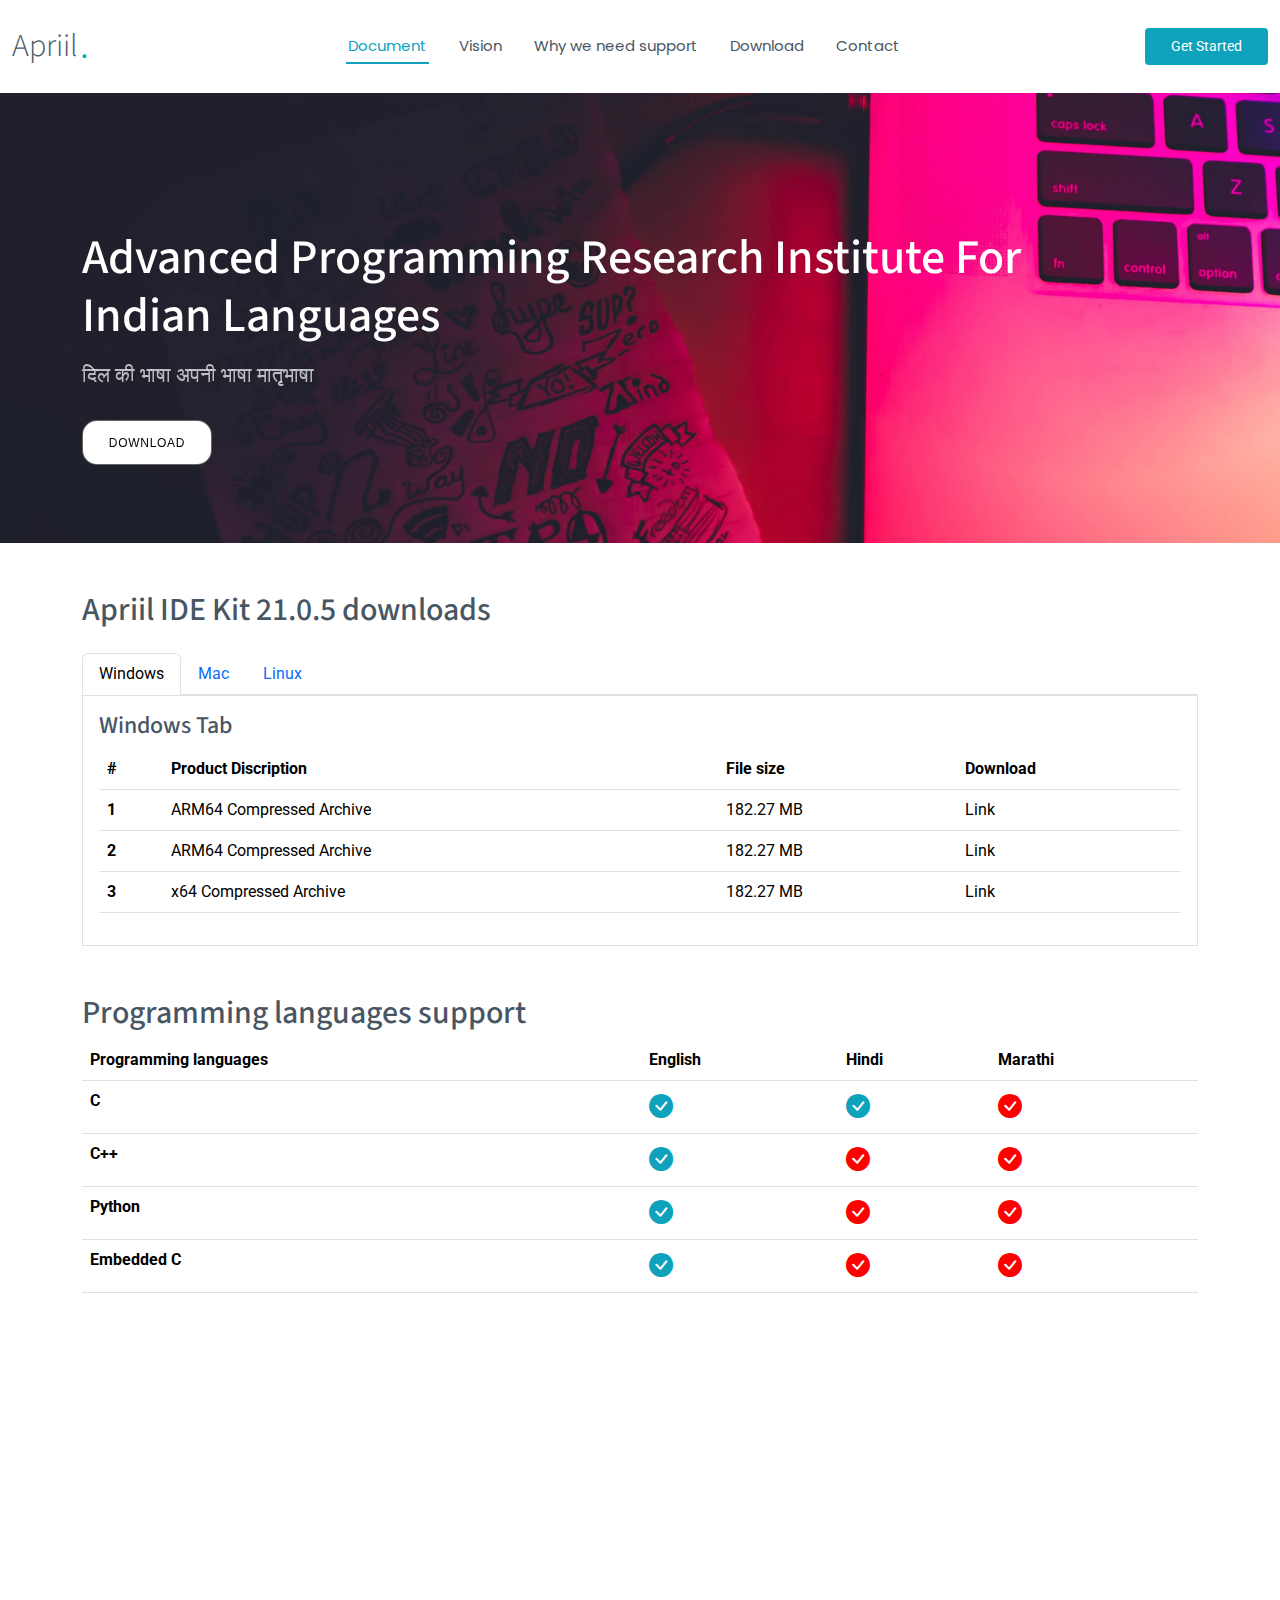
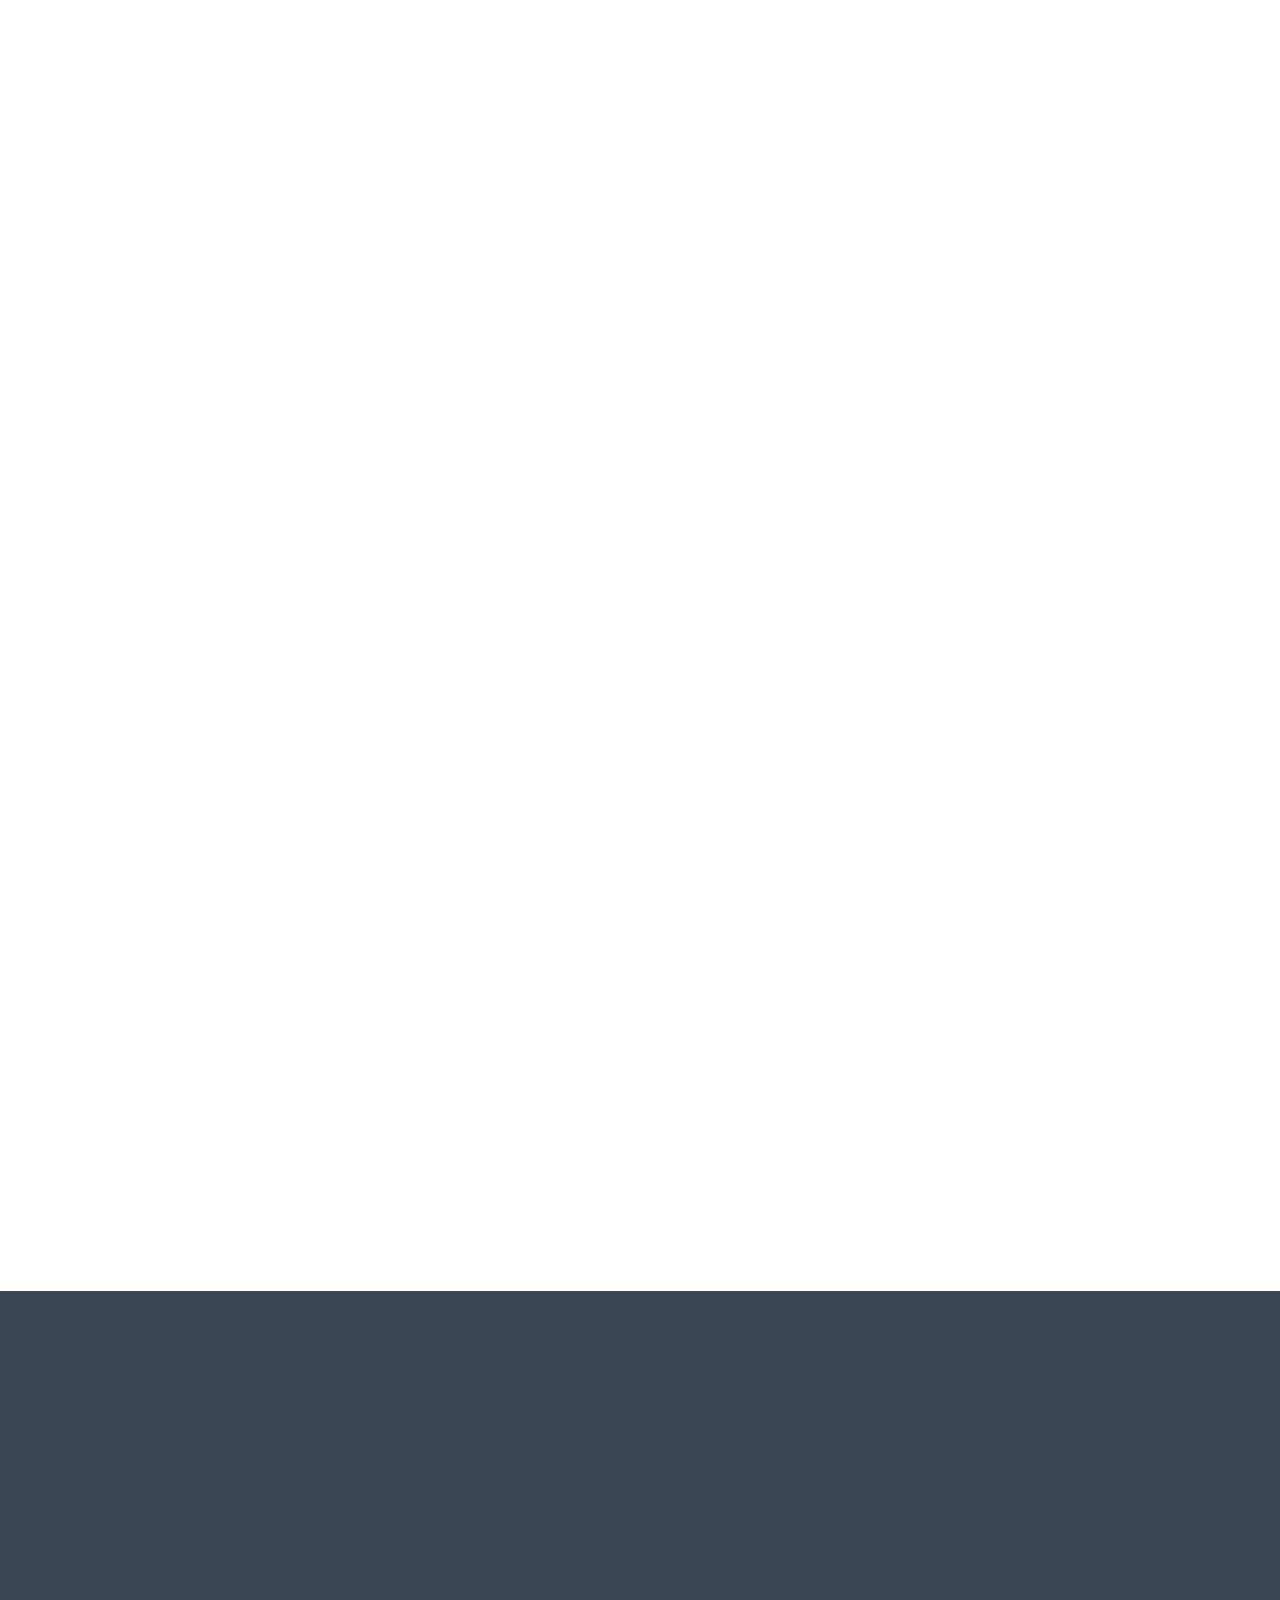
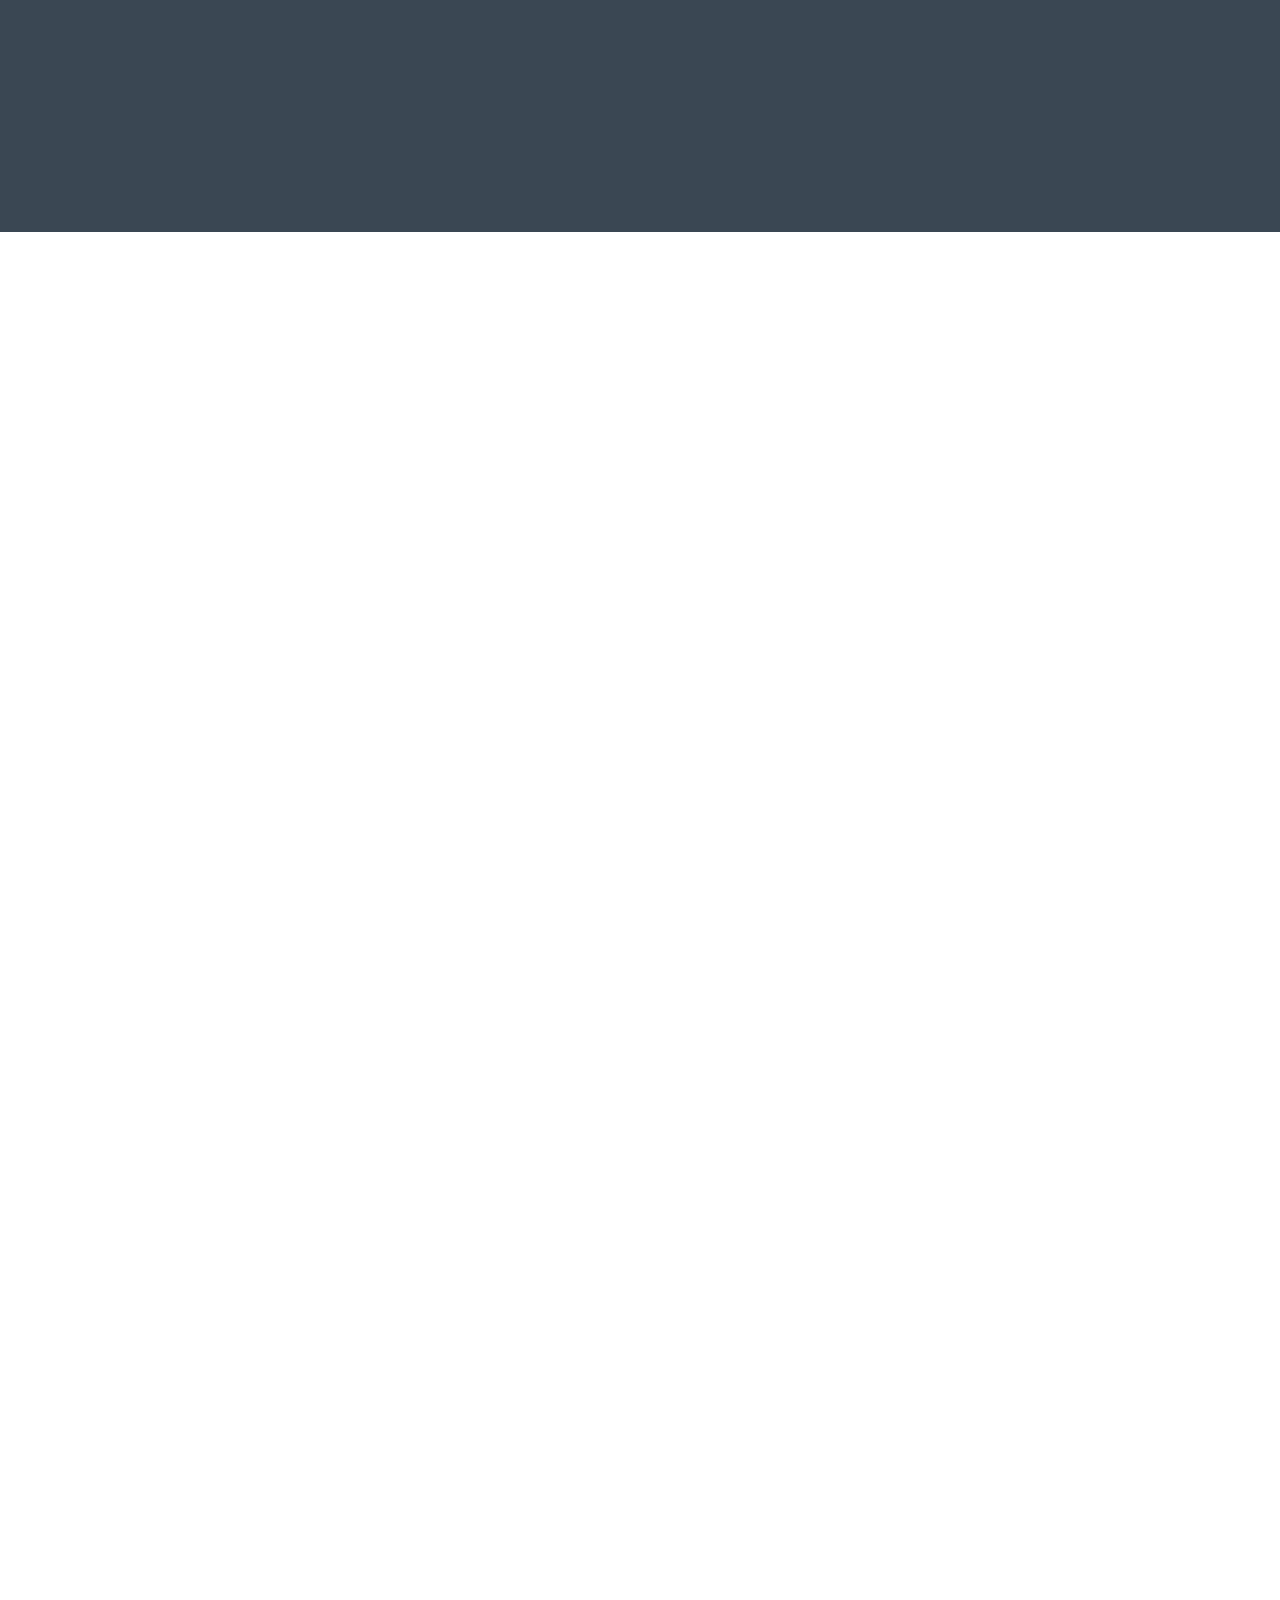
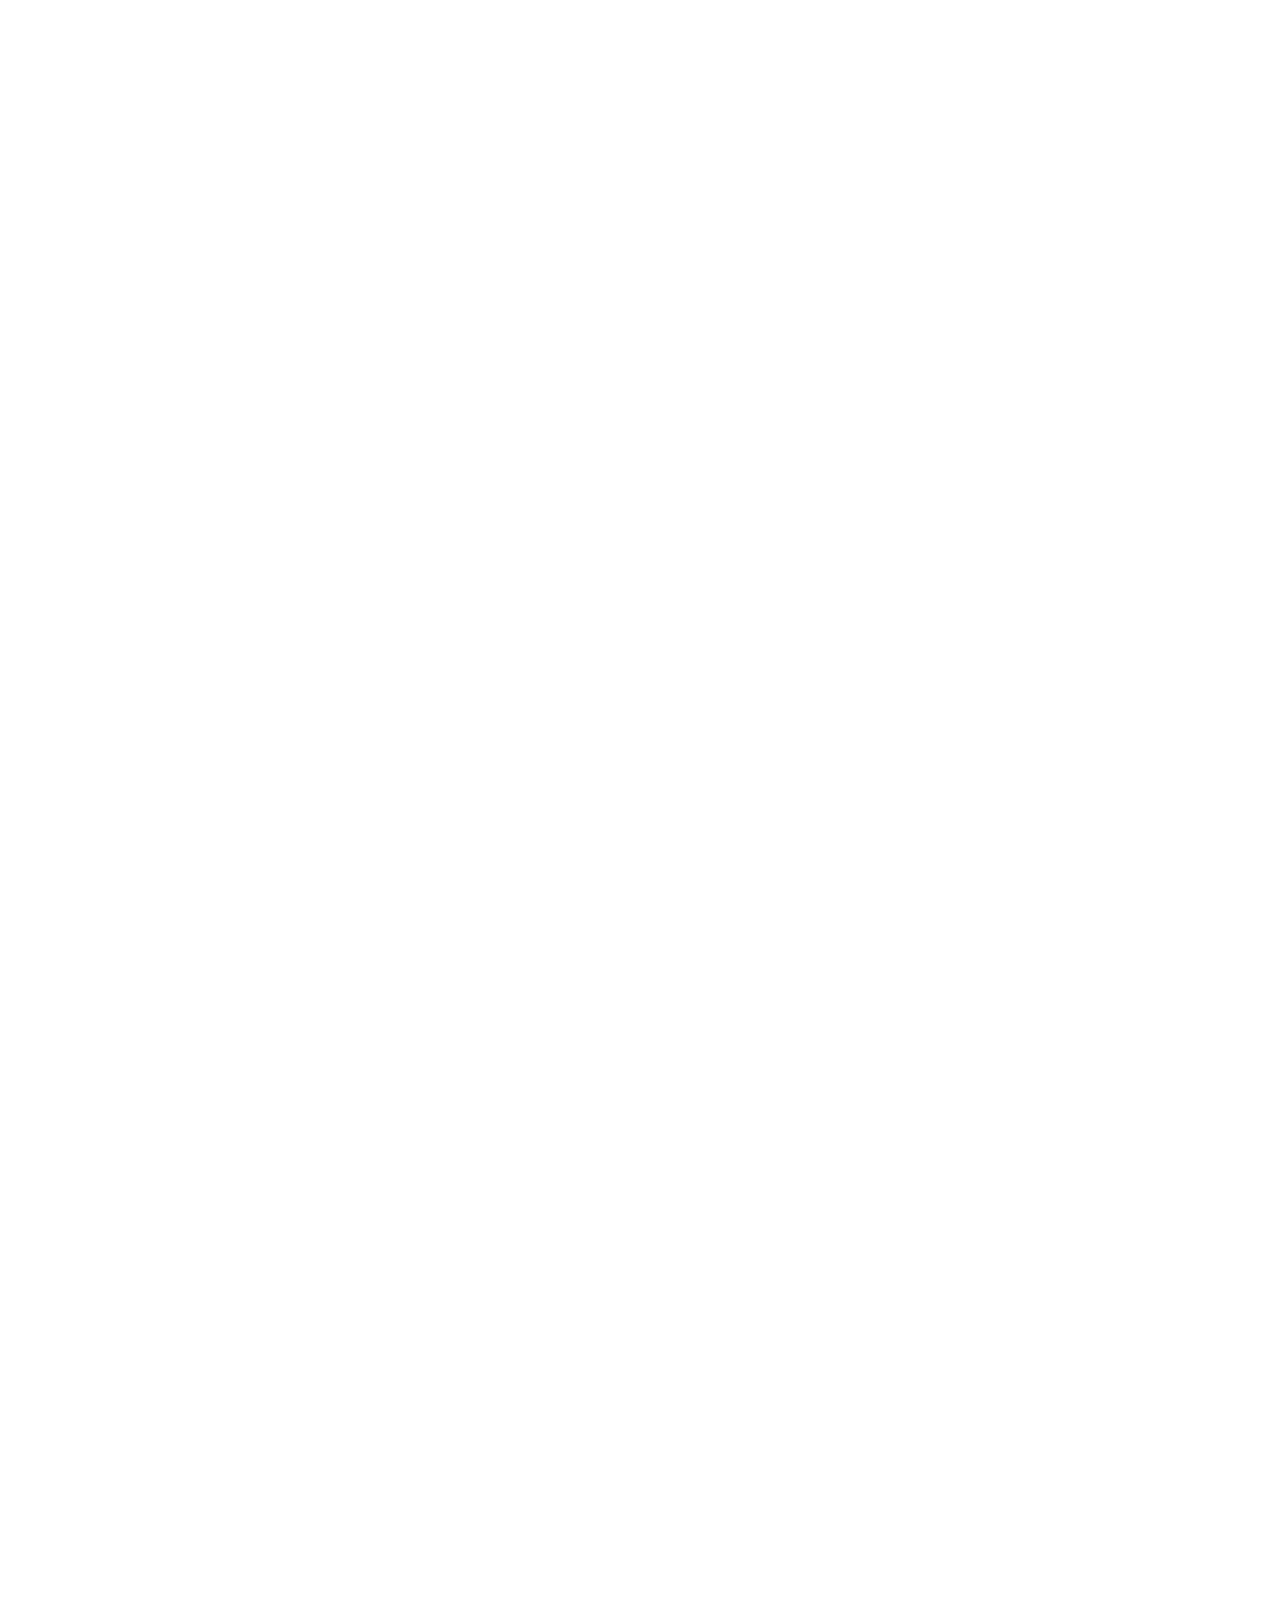
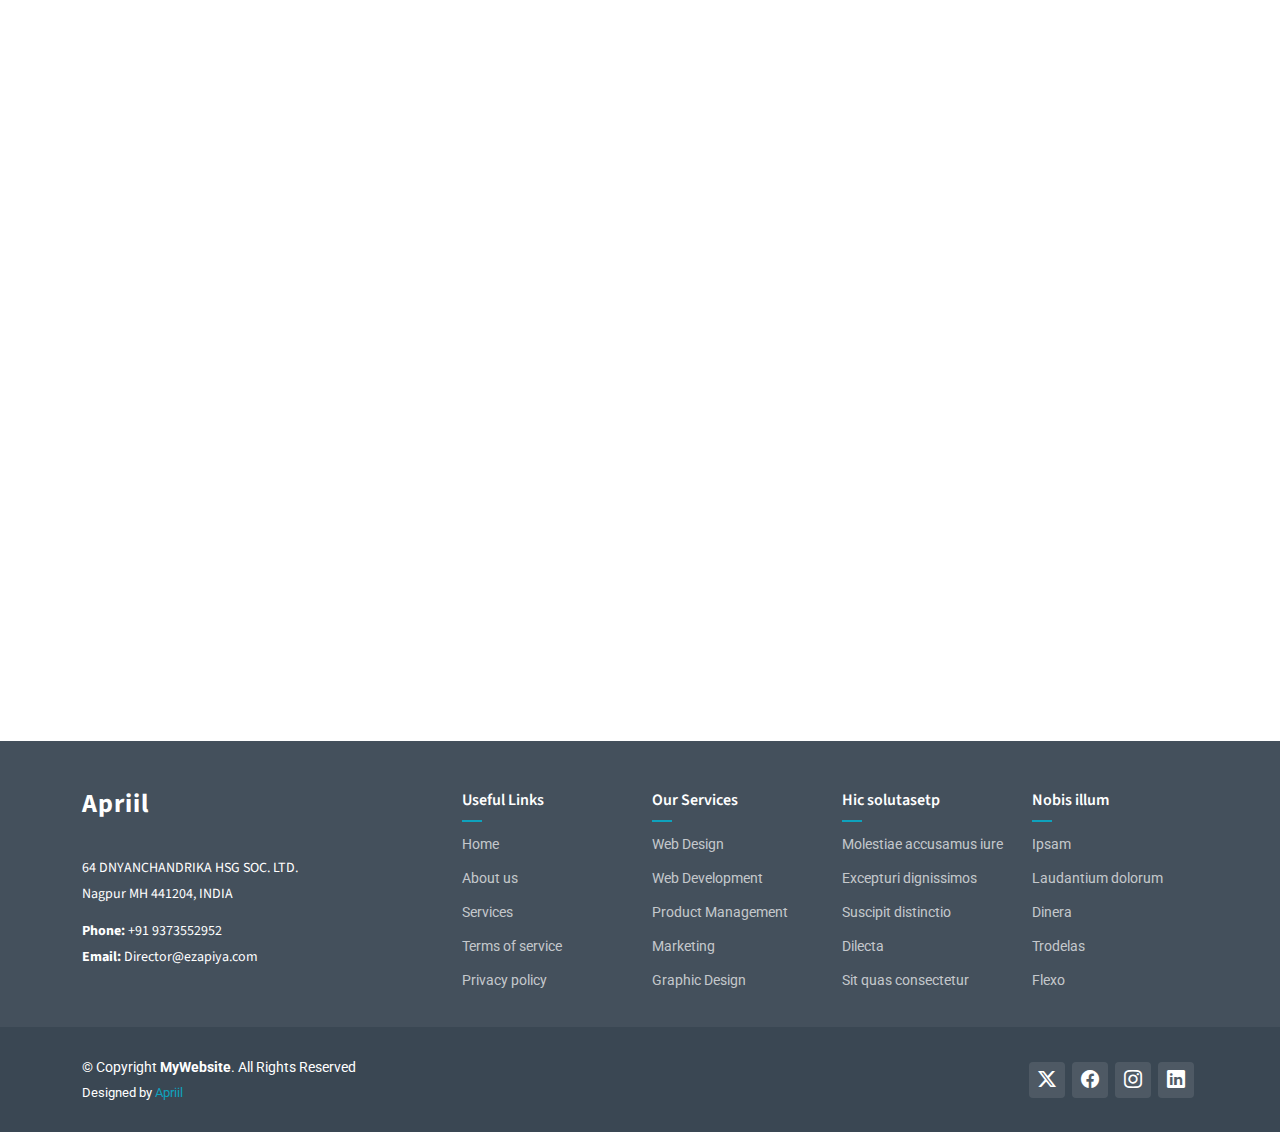
<file: index.html>
<!DOCTYPE html>
<html lang="en">

<head>
  <meta charset="utf-8">
  <meta content="width=device-width, initial-scale=1.0" name="viewport">
  <title>Apriil</title>
  <meta name="description" content="">
  <meta name="keywords" content="">

  <!-- Favicons -->
  <link href="assets/img/logo.jpg" rel="icon">
  <link href="assets/img/logo.png" rel="apple-touch-icon">

  <!-- Fonts -->
  <link href="https://fonts.googleapis.com" rel="preconnect">
  <link href="https://fonts.gstatic.com" rel="preconnect" crossorigin>
  <link
    href="https://fonts.googleapis.com/css2?family=Roboto:ital,wght@0,100;0,300;0,400;0,500;0,700;0,900;1,100;1,300;1,400;1,500;1,700;1,900&family=Poppins:ital,wght@0,100;0,200;0,300;0,400;0,500;0,600;0,700;0,800;0,900;1,100;1,200;1,300;1,400;1,500;1,600;1,700;1,800;1,900&family=Source+Sans+Pro:ital,wght@0,200;0,300;0,400;0,600;0,700;0,900;1,200;1,300;1,400;1,600;1,700;1,900&display=swap"
    rel="stylesheet">

  <!-- Vendor CSS Files -->
  <link href="assets/vendor/bootstrap/css/bootstrap.min.css" rel="stylesheet">
  <link href="assets/vendor/bootstrap-icons/bootstrap-icons.css" rel="stylesheet">
  <link href="assets/vendor/aos/aos.css" rel="stylesheet">
  <link href="assets/vendor/glightbox/css/glightbox.min.css" rel="stylesheet">
  <link href="assets/vendor/swiper/swiper-bundle.min.css" rel="stylesheet">

  <!-- Main CSS File -->
  <link href="assets/css/main.css" rel="stylesheet">
</head>

<body class="index-page">

  <header id="header" class="header d-flex align-items-center sticky-top">
    <div class="container-fluid position-relative d-flex align-items-center justify-content-between">

      <a href="index.html" class="logo d-flex align-items-center me-auto me-xl-0">
        <!-- <img src="assets/img/logo.png" alt=""> -->
        <h1 class="sitename dk">Apriil</h1>
        <span>.</span>
      </a>

      <nav id="navmenu" class="navmenu">
        <ul>
          <li><a href="#hero" class="active">Document<br></a></li>
          <li><a href="#about">Vision</a></li>
          <li><a href="#services">Why we need support</a></li>
          <li><a href="#portfolio">Download</a></li>

          <li><a href="#contact">Contact</a></li>
        </ul>
        <i class="mobile-nav-toggle d-xl-none bi bi-list"></i>
      </nav>

      <a class="btn-getstarted" href="index.html#about">Get Started</a>

    </div>
  </header>

  <main class="main">

    <!-- Hero Section -->
    <section id="hero" class="hero section">

      <div class="container d-flex flex-column justify-content-left align-items-left text-left position-relative"
        data-aos="zoom-out">
        <!-- <img src="assets/img/hero-img.svg" class="img-fluid animated" alt=""> -->
        <h1>Advanced Programming Research Institute For Indian Languages</h1>
        <p>दिल की भाषा अपनी भाषा मातृभाषा </p>
        <!-- <a class="bn39" href="/"><span class="bn39span">Download</span></a> -->
        <a href="/">
          <button class="bn54">
            <span class="bn54span">Download</span>
          </button>
        </a>


        <!-- <div class="d-flex">
          <a href="#about" class="btn-get-started scrollto">Get Started</a>
          <a href="https://www.youtube.com/watch?v=Y7f98aduVJ8"
            class="glightbox btn-watch-video d-flex align-items-center"><i class="bi bi-play-circle"></i><span>Watch
              Video</span></a>
        </div> -->
      </div>

    </section><!-- /Hero Section -->

    <!-- download with system  -->
    <div class="container mt-5">
      <h2 class="mb-4">Apriil IDE Kit 21.0.5 downloads
      </h2>
      <!-- Tab Navigation -->
      <ul class="nav nav-tabs" id="myTab" role="tablist">
        <li class="nav-item" role="presentation">
          <button class="nav-link active" id="home-tab" data-bs-toggle="tab" data-bs-target="#home" type="button"
            role="tab" aria-controls="home" aria-selected="true">Windows</button>
        </li>
        <li class="nav-item" role="presentation">
          <button class="nav-link" id="profile-tab" data-bs-toggle="tab" data-bs-target="#profile" type="button"
            role="tab" aria-controls="profile" aria-selected="false">Mac</button>
        </li>
        <li class="nav-item" role="presentation">
          <button class="nav-link" id="contact-tab" data-bs-toggle="tab" data-bs-target="#contact" type="button"
            role="tab" aria-controls="contact" aria-selected="false">Linux</button>
        </li>
      </ul>

      <!-- Tab Content -->
      <div class="tab-content" id="myTabContent">
        <div class="tab-pane fade show active p-3 border" id="home" role="tabpanel" aria-labelledby="home-tab">
          <h4>Windows Tab</h4>
          <!-- <p>Welcome to the Home section. This is your default tab.</p> -->
          <table class="table">
            <thead>
              <tr>
                <th scope="col">#</th>
                <th scope="col">Product Discription </th>
                <th scope="col">File size</th>
                <th scope="col">Download</th>
              </tr>
            </thead>
            <tbody>
              <tr>
                <th scope="row">1</th>
                <td>ARM64 Compressed Archive </td>
                <td>182.27 MB
                </td>
                <td>Link</td>
              </tr>
              <tr>
                <th scope="row">2</th>
                <td>ARM64 Compressed Archive </td>
                <td>182.27 MB
                </td>
                <td>Link</td>
              </tr>
              <tr>
                <th scope="row">3</th>
                <td>x64 Compressed Archive </td>
                <td>182.27 MB
                </td>
                <td>Link</td>
              </tr>

            </tbody>
          </table>
        </div>
        <div class="tab-pane fade p-3 border" id="profile" role="tabpanel" aria-labelledby="profile-tab">
          <h4>Mac Tab</h4>
          <!-- <p>Here is the Profile section where you can add your details.</p> -->
          <table class="table">
            <thead>
              <tr>
                <th scope="col">#</th>
                <th scope="col">Product Discription </th>
                <th scope="col">File size</th>
                <th scope="col">Download</th>
              </tr>
            </thead>
            <tbody>
              <tr>
                <th scope="row">1</th>
                <td>ARM64 Compressed Archive </td>
                <td>182.27 MB
                </td>
                <td>Link</td>
              </tr>
              <tr>
                <th scope="row">2</th>
                <td>ARM64 Compressed Archive </td>
                <td>182.27 MB
                </td>
                <td>Link</td>
              </tr>
              <tr>
                <th scope="row">3</th>
                <td>x64 Compressed Archive </td>
                <td>182.27 MB
                </td>
                <td>Link</td>
              </tr>

            </tbody>
          </table>
        </div>
        <div class="tab-pane fade p-3 border" id="contact" role="tabpanel" aria-labelledby="contact-tab">
          <h4>Linux Tab</h4>
          <!-- <p>Reach us through the Contact section for more information.</p> -->
          <table class="table">
            <thead>
              <tr>
                <th scope="col">#</th>
                <th scope="col">Product Discription </th>
                <th scope="col">File size</th>
                <th scope="col">Download</th>
              </tr>
            </thead>
            <tbody>
              <tr>
                <th scope="row">1</th>
                <td>x64 Compressed Archive </td>
                <td>182.27 MB
                </td>
                <td>Link</td>
              </tr>
              <tr>
                <th scope="row">2</th>
                <td>x64 Compressed Archive </td>
                <td>182.27 MB
                </td>
                <td>Link</td>
              </tr>
              <tr>
                <th scope="row">3</th>
                <td>x64 Compressed Archive </td>
                <td>182.27 MB
                </td>
                <td>Link</td>
              </tr>

            </tbody>
          </table>
        </div>
      </div>

      <!-- programming language support -->
      <div class="languagesupport"><br><br>
        <h2>Programming languages support</h2>
        <table class="table">
          <thead>
            <tr>
              <th scope="col">Programming languages</th>
              <th scope="col">English</th>
              <th scope="col">Hindi</th>
              <th scope="col">Marathi</th>
            </tr>
          </thead>
          <tbody>
            <tr>
              <th scope="row">C</th>
              <td><i class="bi bi-check-circle-fill greenCircle"></i></td>
              <td><i class="bi bi-check-circle-fill greenCircle"></i></td>
              <td><i class="bi bi-check-circle-fill redCircle"></i></td>
            </tr>
            <tr>
              <th scope="row">C++</th>
              <td><i class="bi bi-check-circle-fill greenCircle"></i></td>
              <td><i class="bi bi-check-circle-fill redCircle"></i></td>
              <td><i class="bi bi-check-circle-fill redCircle"></i></td>
            </tr>
            <tr>
              <th scope="row">Python</th>
              <td><i class="bi bi-check-circle-fill greenCircle"></i></td>
              <td><i class="bi bi-check-circle-fill redCircle"></i></td>
              <td><i class="bi bi-check-circle-fill redCircle"></i></td>
            </tr>
            <tr>
              <th scope="row">Embedded C </th>
              <td><i class="bi bi-check-circle-fill greenCircle"></i></td>
              <td><i class="bi bi-check-circle-fill redCircle"></i></td>
              <td><i class="bi bi-check-circle-fill redCircle"></i></td>
            </tr>
          </tbody>
        </table>
      </div>

      <!--/ programming language support -->
    </div>
    <!-- /download with system  -->


    <!-- About Section -->
    <section id="about" class="about section">

      <!-- Section Title -->
      <div class="container section-title" data-aos="fade-up">
        <h2>About Us</h2>
        <h3>Advanced Programming Research Institute For Indian Languages</h3>
      </div><!-- End Section Title -->

      <div class="container" data-aos="fade-up">

        <div class="row g-4 g-lg-5" data-aos="fade-up" data-aos-delay="200">

          <div class="col-lg-5">
            <div class="about-img">
              <img src="assets/img/about-portrait.jpg" class="img-fluid" alt="">
            </div>
          </div>

          <div class="col-lg-7">
            <h3 class="pt-0 pt-lg-5">Neque officiis dolore maiores et exercitationem quae est seda lidera pat claero
            </h3>

            <!-- Tabs -->
            <ul class="nav nav-pills mb-3">
              <li><a class="nav-link active" data-bs-toggle="pill" href="#about-tab1">Saepe fuga</a></li>
              <li><a class="nav-link" data-bs-toggle="pill" href="#about-tab2">Voluptates</a></li>
              <li><a class="nav-link" data-bs-toggle="pill" href="#about-tab3">Corrupti</a></li>
            </ul><!-- End Tabs -->

            <!-- Tab Content -->
            <div class="tab-content">

              <div class="tab-pane fade show active" id="about-tab1">

                <p class="fst-italic">Consequuntur inventore voluptates consequatur aut vel et. Eos doloribus expedita.
                  Sapiente atque consequatur minima nihil quae aspernatur quo suscipit voluptatem.</p>

                <div class="d-flex align-items-center mt-4">
                  <i class="bi bi-check2"></i>
                  <h4>Repudiandae rerum velit modi et officia quasi facilis</h4>
                </div>
                <p>Laborum omnis voluptates voluptas qui sit aliquam blanditiis. Sapiente minima commodi dolorum non
                  eveniet magni quaerat nemo et.</p>

                <div class="d-flex align-items-center mt-4">
                  <i class="bi bi-check2"></i>
                  <h4>Incidunt non veritatis illum ea ut nisi</h4>
                </div>
                <p>Non quod totam minus repellendus autem sint velit. Rerum debitis facere soluta tenetur. Iure
                  molestiae assumenda sunt qui inventore eligendi voluptates nisi at. Dolorem quo tempora. Quia et
                  perferendis.</p>

                <div class="d-flex align-items-center mt-4">
                  <i class="bi bi-check2"></i>
                  <h4>Omnis ab quia nemo dignissimos rem eum quos..</h4>
                </div>
                <p>Eius alias aut cupiditate. Dolor voluptates animi ut blanditiis quos nam. Magnam officia aut ut alias
                  quo explicabo ullam esse. Sunt magnam et dolorem eaque magnam odit enim quaerat. Vero error error
                  voluptatem eum.</p>

              </div><!-- End Tab 1 Content -->

              <div class="tab-pane fade" id="about-tab2">

                <p class="fst-italic">Consequuntur inventore voluptates consequatur aut vel et. Eos doloribus expedita.
                  Sapiente atque consequatur minima nihil quae aspernatur quo suscipit voluptatem.</p>

                <div class="d-flex align-items-center mt-4">
                  <i class="bi bi-check2"></i>
                  <h4>Repudiandae rerum velit modi et officia quasi facilis</h4>
                </div>
                <p>Laborum omnis voluptates voluptas qui sit aliquam blanditiis. Sapiente minima commodi dolorum non
                  eveniet magni quaerat nemo et.</p>

                <div class="d-flex align-items-center mt-4">
                  <i class="bi bi-check2"></i>
                  <h4>Incidunt non veritatis illum ea ut nisi</h4>
                </div>
                <p>Non quod totam minus repellendus autem sint velit. Rerum debitis facere soluta tenetur. Iure
                  molestiae assumenda sunt qui inventore eligendi voluptates nisi at. Dolorem quo tempora. Quia et
                  perferendis.</p>

                <div class="d-flex align-items-center mt-4">
                  <i class="bi bi-check2"></i>
                  <h4>Omnis ab quia nemo dignissimos rem eum quos..</h4>
                </div>
                <p>Eius alias aut cupiditate. Dolor voluptates animi ut blanditiis quos nam. Magnam officia aut ut alias
                  quo explicabo ullam esse. Sunt magnam et dolorem eaque magnam odit enim quaerat. Vero error error
                  voluptatem eum.</p>

              </div><!-- End Tab 2 Content -->

              <div class="tab-pane fade" id="about-tab3">

                <p class="fst-italic">Consequuntur inventore voluptates consequatur aut vel et. Eos doloribus expedita.
                  Sapiente atque consequatur minima nihil quae aspernatur quo suscipit voluptatem.</p>

                <div class="d-flex align-items-center mt-4">
                  <i class="bi bi-check2"></i>
                  <h4>Repudiandae rerum velit modi et officia quasi facilis</h4>
                </div>
                <p>Laborum omnis voluptates voluptas qui sit aliquam blanditiis. Sapiente minima commodi dolorum non
                  eveniet magni quaerat nemo et.</p>

                <div class="d-flex align-items-center mt-4">
                  <i class="bi bi-check2"></i>
                  <h4>Incidunt non veritatis illum ea ut nisi</h4>
                </div>
                <p>Non quod totam minus repellendus autem sint velit. Rerum debitis facere soluta tenetur. Iure
                  molestiae assumenda sunt qui inventore eligendi voluptates nisi at. Dolorem quo tempora. Quia et
                  perferendis.</p>

                <div class="d-flex align-items-center mt-4">
                  <i class="bi bi-check2"></i>
                  <h4>Omnis ab quia nemo dignissimos rem eum quos..</h4>
                </div>
                <p>Eius alias aut cupiditate. Dolor voluptates animi ut blanditiis quos nam. Magnam officia aut ut alias
                  quo explicabo ullam esse. Sunt magnam et dolorem eaque magnam odit enim quaerat. Vero error error
                  voluptatem eum.</p>

              </div><!-- End Tab 3 Content -->

            </div>

          </div>

        </div>

      </div>

    </section><!-- /About Section -->

    <!-- Clients Section -->
    <section id="clients" class="clients section">

      <div class="container" data-aos="fade-up">

        <div class="row gy-4">

          <div class="col-xl-2 col-md-3 col-6 client-logo">
            <img src="assets/img/clients/client-1.png" class="img-fluid" alt="">
          </div><!-- End Client Item -->

          <div class="col-xl-2 col-md-3 col-6 client-logo">
            <img src="assets/img/clients/client-2.png" class="img-fluid" alt="">
          </div><!-- End Client Item -->

          <div class="col-xl-2 col-md-3 col-6 client-logo">
            <img src="assets/img/clients/client-3.png" class="img-fluid" alt="">
          </div><!-- End Client Item -->

          <div class="col-xl-2 col-md-3 col-6 client-logo">
            <img src="assets/img/clients/client-4.png" class="img-fluid" alt="">
          </div><!-- End Client Item -->

          <div class="col-xl-2 col-md-3 col-6 client-logo">
            <img src="assets/img/clients/client-5.png" class="img-fluid" alt="">
          </div><!-- End Client Item -->

          <div class="col-xl-2 col-md-3 col-6 client-logo">
            <img src="assets/img/clients/client-6.png" class="img-fluid" alt="">
          </div><!-- End Client Item -->

        </div>

      </div>

    </section><!-- /Clients Section -->

    <!-- Call To Action Section -->
    <section id="call-to-action" class="call-to-action section">

      <div class="container" data-aos="zoom-out">

        <div class="row g-5">

          <div class="col-lg-8 col-md-6 content d-flex flex-column justify-content-center order-last order-md-first">
            <h3>Alias sunt quas <em>Cupiditate</em> oluptas hic minima</h3>
            <p> Duis aute irure dolor in reprehenderit in voluptate velit esse cillum dolore eu fugiat nulla pariatur.
              Excepteur sint occaecat cupidatat non proident, sunt in culpa qui officia deserunt mollit anim id est
              laborum.</p>
            <a class="cta-btn align-self-start" href="#">Call To Action</a>
          </div>

          <div class="col-lg-4 col-md-6 order-first order-md-last d-flex align-items-center">
            <div class="img">
              <img src="assets/img/cta.jpg" alt="" class="img-fluid">
            </div>
          </div>

        </div>

      </div>

    </section><!-- /Call To Action Section -->

    <!-- Onfocus Section -->
    <section id="onfocus" class="onfocus section dark-background">

      <div class="container-fluid p-0" data-aos="fade-up">

        <div class="row g-0">
          <div class="col-lg-6 video-play position-relative">
            <a href="https://www.youtube.com/watch?v=Y7f98aduVJ8" class="glightbox pulsating-play-btn"></a>
          </div>
          <div class="col-lg-6">
            <div class="content d-flex flex-column justify-content-center h-100">
              <h3>Voluptatem dignissimos provident quasi corporis</h3>
              <p class="fst-italic">
                Lorem ipsum dolor sit amet, consectetur adipiscing elit, sed do eiusmod tempor incididunt ut labore et
                dolore
                magna aliqua.
              </p>
              <ul>
                <li><i class="bi bi-check-circle"></i> Ullamco laboris nisi ut aliquip ex ea commodo consequat.</li>
                <li><i class="bi bi-check-circle"></i> Duis aute irure dolor in reprehenderit in voluptate velit.</li>
                <li><i class="bi bi-check-circle"></i> Ullamco laboris nisi ut aliquip ex ea commodo consequat. Duis
                  aute irure dolor in reprehenderit in voluptate trideta storacalaperda mastiro dolore eu fugiat nulla
                  pariatur.</li>
              </ul>
              <a href="#" class="read-more align-self-start"><span>Read More</span><i class="bi bi-arrow-right"></i></a>
            </div>
          </div>
        </div>

      </div>

    </section><!-- /Onfocus Section -->

    <!-- Features Section -->
    <section id="features" class="features section">

      <div class="container" data-aos="fade-up">

        <ul class="nav nav-tabs row gy-4 d-flex">

          <li class="nav-item col-6 col-md-4 col-lg-2">
            <a class="nav-link active show" data-bs-toggle="tab" data-bs-target="#features-tab-1">
              <i class="bi bi-binoculars" style="color: #0dcaf0;"></i>
              <h4>Modinest</h4>
            </a>
          </li><!-- End Tab 1 Nav -->

          <li class="nav-item col-6 col-md-4 col-lg-2">
            <a class="nav-link" data-bs-toggle="tab" data-bs-target="#features-tab-2">
              <i class="bi bi-box-seam" style="color: #6610f2;"></i>
              <h4>Undaesenti</h4>
            </a>
          </li><!-- End Tab 2 Nav -->

          <li class="nav-item col-6 col-md-4 col-lg-2">
            <a class="nav-link" data-bs-toggle="tab" data-bs-target="#features-tab-3">
              <i class="bi bi-brightness-high" style="color: #20c997;"></i>
              <h4>Pariatur</h4>
            </a>
          </li><!-- End Tab 3 Nav -->

          <li class="nav-item col-6 col-md-4 col-lg-2">
            <a class="nav-link" data-bs-toggle="tab" data-bs-target="#features-tab-4">
              <i class="bi bi-command" style="color: #df1529;"></i>
              <h4>Nostrum</h4>
            </a>
          </li><!-- End Tab 4 Nav -->

          <li class="nav-item col-6 col-md-4 col-lg-2">
            <a class="nav-link" data-bs-toggle="tab" data-bs-target="#features-tab-5">
              <i class="bi bi-easel" style="color: #0d6efd;"></i>
              <h4>Adipiscing</h4>
            </a>
          </li><!-- End Tab 5 Nav -->

          <li class="nav-item col-6 col-md-4 col-lg-2">
            <a class="nav-link" data-bs-toggle="tab" data-bs-target="#features-tab-6">
              <i class="bi bi-map" style="color: #fd7e14;"></i>
              <h4>Reprehit</h4>
            </a>
          </li><!-- End Tab 6 Nav -->

        </ul>

        <div class="tab-content">

          <div class="tab-pane fade active show" id="features-tab-1">
            <div class="row gy-4">
              <div class="col-lg-8 order-2 order-lg-1" data-aos="fade-up" data-aos-delay="100">
                <h3>Modinest</h3>
                <p class="fst-italic">
                  Lorem ipsum dolor sit amet, consectetur adipiscing elit, sed do eiusmod tempor incididunt ut labore et
                  dolore
                  magna aliqua.
                </p>
                <ul>
                  <li><i class="bi bi-check-circle-fill"></i> Ullamco laboris nisi ut aliquip ex ea commodo consequat.
                  </li>
                  <li><i class="bi bi-check-circle-fill"></i> Duis aute irure dolor in reprehenderit in voluptate velit.
                  </li>
                  <li><i class="bi bi-check-circle-fill"></i> Ullamco laboris nisi ut aliquip ex ea commodo consequat.
                    Duis aute irure dolor in reprehenderit in voluptate trideta storacalaperda mastiro dolore eu fugiat
                    nulla pariatur.</li>
                </ul>
                <p>
                  Ullamco laboris nisi ut aliquip ex ea commodo consequat. Duis aute irure dolor in reprehenderit in
                  voluptate
                  velit esse cillum dolore eu fugiat nulla pariatur. Excepteur sint occaecat cupidatat non proident,
                  sunt in
                  culpa qui officia deserunt mollit anim id est laborum
                </p>
              </div>
              <div class="col-lg-4 order-1 order-lg-2 text-center" data-aos="fade-up" data-aos-delay="200">
                <img src="assets/img/features-1.svg" alt="" class="img-fluid">
              </div>
            </div>
          </div><!-- End Tab Content 1 -->

          <div class="tab-pane fade" id="features-tab-2">
            <div class="row gy-4">
              <div class="col-lg-8 order-2 order-lg-1">
                <h3>Undaesenti</h3>
                <p>
                  Ullamco laboris nisi ut aliquip ex ea commodo consequat. Duis aute irure dolor in reprehenderit in
                  voluptate
                  velit esse cillum dolore eu fugiat nulla pariatur. Excepteur sint occaecat cupidatat non proident,
                  sunt in
                  culpa qui officia deserunt mollit anim id est laborum
                </p>
                <p class="fst-italic">
                  Lorem ipsum dolor sit amet, consectetur adipiscing elit, sed do eiusmod tempor incididunt ut labore et
                  dolore
                  magna aliqua.
                </p>
                <ul>
                  <li><i class="bi bi-check-circle-fill"></i> Ullamco laboris nisi ut aliquip ex ea commodo consequat.
                  </li>
                  <li><i class="bi bi-check-circle-fill"></i> Duis aute irure dolor in reprehenderit in voluptate velit.
                  </li>
                  <li><i class="bi bi-check-circle-fill"></i> Provident mollitia neque rerum asperiores dolores quos qui
                    a. Ipsum neque dolor voluptate nisi sed.</li>
                  <li><i class="bi bi-check-circle-fill"></i> Ullamco laboris nisi ut aliquip ex ea commodo consequat.
                    Duis aute irure dolor in reprehenderit in voluptate trideta storacalaperda mastiro dolore eu fugiat
                    nulla pariatur.</li>
                </ul>
              </div>
              <div class="col-lg-4 order-1 order-lg-2 text-center">
                <img src="assets/img/features-2.svg" alt="" class="img-fluid">
              </div>
            </div>
          </div><!-- End Tab Content 2 -->

          <div class="tab-pane fade" id="features-tab-3">
            <div class="row gy-4">
              <div class="col-lg-8 order-2 order-lg-1">
                <h3>Pariatur</h3>
                <p>
                  Ullamco laboris nisi ut aliquip ex ea commodo consequat. Duis aute irure dolor in reprehenderit in
                  voluptate
                  velit esse cillum dolore eu fugiat nulla pariatur. Excepteur sint occaecat cupidatat non proident,
                  sunt in
                  culpa qui officia deserunt mollit anim id est laborum
                </p>
                <ul>
                  <li><i class="bi bi-check-circle-fill"></i> Ullamco laboris nisi ut aliquip ex ea commodo consequat.
                  </li>
                  <li><i class="bi bi-check-circle-fill"></i> Duis aute irure dolor in reprehenderit in voluptate velit.
                  </li>
                  <li><i class="bi bi-check-circle-fill"></i> Provident mollitia neque rerum asperiores dolores quos qui
                    a. Ipsum neque dolor voluptate nisi sed.</li>
                </ul>
                <p class="fst-italic">
                  Lorem ipsum dolor sit amet, consectetur adipiscing elit, sed do eiusmod tempor incididunt ut labore et
                  dolore
                  magna aliqua.
                </p>
              </div>
              <div class="col-lg-4 order-1 order-lg-2 text-center">
                <img src="assets/img/features-3.svg" alt="" class="img-fluid">
              </div>
            </div>
          </div><!-- End Tab Content 3 -->

          <div class="tab-pane fade" id="features-tab-4">
            <div class="row gy-4">
              <div class="col-lg-8 order-2 order-lg-1">
                <h3>Nostrum</h3>
                <p>
                  Ullamco laboris nisi ut aliquip ex ea commodo consequat. Duis aute irure dolor in reprehenderit in
                  voluptate
                  velit esse cillum dolore eu fugiat nulla pariatur. Excepteur sint occaecat cupidatat non proident,
                  sunt in
                  culpa qui officia deserunt mollit anim id est laborum
                </p>
                <p class="fst-italic">
                  Lorem ipsum dolor sit amet, consectetur adipiscing elit, sed do eiusmod tempor incididunt ut labore et
                  dolore
                  magna aliqua.
                </p>
                <ul>
                  <li><i class="bi bi-check-circle-fill"></i> Ullamco laboris nisi ut aliquip ex ea commodo consequat.
                  </li>
                  <li><i class="bi bi-check-circle-fill"></i> Duis aute irure dolor in reprehenderit in voluptate velit.
                  </li>
                  <li><i class="bi bi-check-circle-fill"></i> Ullamco laboris nisi ut aliquip ex ea commodo consequat.
                    Duis aute irure dolor in reprehenderit in voluptate trideta storacalaperda mastiro dolore eu fugiat
                    nulla pariatur.</li>
                </ul>
              </div>
              <div class="col-lg-4 order-1 order-lg-2 text-center">
                <img src="assets/img/features-4.svg" alt="" class="img-fluid">
              </div>
            </div>
          </div><!-- End Tab Content 4 -->

          <div class="tab-pane fade" id="features-tab-5">
            <div class="row gy-4">
              <div class="col-lg-8 order-2 order-lg-1">
                <h3>Adipiscing</h3>
                <p>
                  Ullamco laboris nisi ut aliquip ex ea commodo consequat. Duis aute irure dolor in reprehenderit in
                  voluptate
                  velit esse cillum dolore eu fugiat nulla pariatur. Excepteur sint occaecat cupidatat non proident,
                  sunt in
                  culpa qui officia deserunt mollit anim id est laborum
                </p>
                <p class="fst-italic">
                  Lorem ipsum dolor sit amet, consectetur adipiscing elit, sed do eiusmod tempor incididunt ut labore et
                  dolore
                  magna aliqua.
                </p>
                <ul>
                  <li><i class="bi bi-check-circle-fill"></i> Ullamco laboris nisi ut aliquip ex ea commodo consequat.
                  </li>
                  <li><i class="bi bi-check-circle-fill"></i> Duis aute irure dolor in reprehenderit in voluptate velit.
                  </li>
                  <li><i class="bi bi-check-circle-fill"></i> Ullamco laboris nisi ut aliquip ex ea commodo consequat.
                    Duis aute irure dolor in reprehenderit in voluptate trideta storacalaperda mastiro dolore eu fugiat
                    nulla pariatur.</li>
                </ul>
              </div>
              <div class="col-lg-4 order-1 order-lg-2 text-center">
                <img src="assets/img/features-5.svg" alt="" class="img-fluid">
              </div>
            </div>
          </div><!-- End Tab Content 5 -->

          <div class="tab-pane fade" id="features-tab-6">
            <div class="row gy-4">
              <div class="col-lg-8 order-2 order-lg-1">
                <h3>Reprehit</h3>
                <p>
                  Ullamco laboris nisi ut aliquip ex ea commodo consequat. Duis aute irure dolor in reprehenderit in
                  voluptate
                  velit esse cillum dolore eu fugiat nulla pariatur. Excepteur sint occaecat cupidatat non proident,
                  sunt in
                  culpa qui officia deserunt mollit anim id est laborum
                </p>
                <p class="fst-italic">
                  Lorem ipsum dolor sit amet, consectetur adipiscing elit, sed do eiusmod tempor incididunt ut labore et
                  dolore
                  magna aliqua.
                </p>
                <ul>
                  <li><i class="bi bi-check-circle-fill"></i> Ullamco laboris nisi ut aliquip ex ea commodo consequat.
                  </li>
                  <li><i class="bi bi-check-circle-fill"></i> Duis aute irure dolor in reprehenderit in voluptate velit.
                  </li>
                  <li><i class="bi bi-check-circle-fill"></i> Ullamco laboris nisi ut aliquip ex ea commodo consequat.
                    Duis aute irure dolor in reprehenderit in voluptate trideta storacalaperda mastiro dolore eu fugiat
                    nulla pariatur.</li>
                </ul>
              </div>
              <div class="col-lg-4 order-1 order-lg-2 text-center">
                <img src="assets/img/features-6.svg" alt="" class="img-fluid">
              </div>
            </div>
          </div><!-- End Tab Content 6 -->

        </div>

      </div>

    </section><!-- /Features Section -->

    <!-- Services Section -->
    <section id="services" class="services section">

      <!-- Section Title -->
      <div class="container section-title" data-aos="fade-up">
        <h2>Our Services</h2>
        <p>Necessitatibus eius consequatur ex aliquid fuga eum quidem sint consectetur velit</p>
      </div><!-- End Section Title -->

      <div class="container" data-aos="fade-up" data-aos-delay="100">

        <div class="row gy-5">

          <div class="col-xl-4 col-md-6" data-aos="zoom-in" data-aos-delay="200">
            <div class="service-item">
              <div class="img">
                <img src="assets/img/services-1.jpg" class="img-fluid" alt="">
              </div>
              <div class="details position-relative">
                <div class="icon">
                  <i class="bi bi-activity"></i>
                </div>
                <a href="service-details.html" class="stretched-link">
                  <h3>Nesciunt Mete</h3>
                </a>
                <p>Provident nihil minus qui consequatur non omnis maiores. Eos accusantium minus dolores iure
                  perferendis.</p>
              </div>
            </div>
          </div><!-- End Service Item -->

          <div class="col-xl-4 col-md-6" data-aos="zoom-in" data-aos-delay="300">
            <div class="service-item">
              <div class="img">
                <img src="assets/img/services-2.jpg" class="img-fluid" alt="">
              </div>
              <div class="details position-relative">
                <div class="icon">
                  <i class="bi bi-broadcast"></i>
                </div>
                <a href="service-details.html" class="stretched-link">
                  <h3>Eosle Commodi</h3>
                </a>
                <p>Ut autem aut autem non a. Sint sint sit facilis nam iusto sint. Libero corrupti neque eum hic non ut
                  nesciunt dolorem.</p>
              </div>
            </div>
          </div><!-- End Service Item -->

          <div class="col-xl-4 col-md-6" data-aos="zoom-in" data-aos-delay="400">
            <div class="service-item">
              <div class="img">
                <img src="assets/img/services-3.jpg" class="img-fluid" alt="">
              </div>
              <div class="details position-relative">
                <div class="icon">
                  <i class="bi bi-easel"></i>
                </div>
                <a href="service-details.html" class="stretched-link">
                  <h3>Ledo Markt</h3>
                </a>
                <p>Ut excepturi voluptatem nisi sed. Quidem fuga consequatur. Minus ea aut. Vel qui id voluptas adipisci
                  eos earum corrupti.</p>
              </div>
            </div>
          </div><!-- End Service Item -->

          <div class="col-xl-4 col-md-6" data-aos="zoom-in" data-aos-delay="500">
            <div class="service-item">
              <div class="img">
                <img src="assets/img/services-4.jpg" class="img-fluid" alt="">
              </div>
              <div class="details position-relative">
                <div class="icon">
                  <i class="bi bi-bounding-box-circles"></i>
                </div>
                <a href="service-details.html" class="stretched-link">
                  <h3>Asperiores Commodit</h3>
                </a>
                <p>Non et temporibus minus omnis sed dolor esse consequatur. Cupiditate sed error ea fuga sit provident
                  adipisci neque.</p>
                <a href="service-details.html" class="stretched-link"></a>
              </div>
            </div>
          </div><!-- End Service Item -->

          <div class="col-xl-4 col-md-6" data-aos="zoom-in" data-aos-delay="600">
            <div class="service-item">
              <div class="img">
                <img src="assets/img/services-5.jpg" class="img-fluid" alt="">
              </div>
              <div class="details position-relative">
                <div class="icon">
                  <i class="bi bi-calendar4-week"></i>
                </div>
                <a href="service-details.html" class="stretched-link">
                  <h3>Velit Doloremque</h3>
                </a>
                <p>Cumque et suscipit saepe. Est maiores autem enim facilis ut aut ipsam corporis aut. Sed animi at
                  autem alias eius labore.</p>
                <a href="service-details.html" class="stretched-link"></a>
              </div>
            </div>
          </div><!-- End Service Item -->

          <div class="col-xl-4 col-md-6" data-aos="zoom-in" data-aos-delay="700">
            <div class="service-item">
              <div class="img">
                <img src="assets/img/services-6.jpg" class="img-fluid" alt="">
              </div>
              <div class="details position-relative">
                <div class="icon">
                  <i class="bi bi-chat-square-text"></i>
                </div>
                <a href="service-details.html" class="stretched-link">
                  <h3>Dolori Architecto</h3>
                </a>
                <p>Hic molestias ea quibusdam eos. Fugiat enim doloremque aut neque non et debitis iure. Corrupti
                  recusandae ducimus enim.</p>
                <a href="service-details.html" class="stretched-link"></a>
              </div>
            </div>
          </div><!-- End Service Item -->

        </div>

      </div>

    </section><!-- /Services Section -->




    <!-- Team Section -->
    <section id="team" class="team section">

      <!-- Section Title -->
      <div class="container section-title" data-aos="fade-up">
        <h2>Our Team</h2>
        <p>IN ANY INDUSTRY WHERE THE PEOPLE BEHIND A COMPANY ARE AS IMPORTANT AS THE COMPANY ITSELF.

        </p>
      </div><!-- End Section Title -->

      <div class="container" data-aos="fade-up" data-aos-delay="100">

        <div class="row gy-5">

          <div class="col-xl-4 col-md-6 d-flex" data-aos="zoom-in" data-aos-delay="200">
            <div class="team-member">
              <div class="member-img">
                <img src="assets/img/team/team-1.jpg" class="img-fluid" alt="">
              </div>
              <div class="member-info">
                <div class="social">
                  <a href=""><i class="bi bi-twitter-x"></i></a>
                  <a href=""><i class="bi bi-facebook"></i></a>
                  <a href=""><i class="bi bi-instagram"></i></a>
                  <a href=""><i class="bi bi-linkedin"></i></a>
                </div>
                <h4>Walter White</h4>
                <span>Chief Executive Officer</span>
              </div>
            </div>
          </div><!-- End Team Member -->

          <div class="col-xl-4 col-md-6 d-flex" data-aos="zoom-in" data-aos-delay="400">
            <div class="team-member">
              <div class="member-img">
                <img src="assets/img/team/team-2.jpg" class="img-fluid" alt="">
              </div>
              <div class="member-info">
                <div class="social">
                  <a href=""><i class="bi bi-twitter-x"></i></a>
                  <a href=""><i class="bi bi-facebook"></i></a>
                  <a href=""><i class="bi bi-instagram"></i></a>
                  <a href=""><i class="bi bi-linkedin"></i></a>
                </div>
                <h4>Sarah Jhonson</h4>
                <span>Product Manager</span>
              </div>
            </div>
          </div><!-- End Team Member -->

          <div class="col-xl-4 col-md-6 d-flex" data-aos="zoom-in" data-aos-delay="600">
            <div class="team-member">
              <div class="member-img">
                <img src="assets/img/team/team-3.jpg" class="img-fluid" alt="">
              </div>
              <div class="member-info">
                <div class="social">
                  <a href=""><i class="bi bi-twitter-x"></i></a>
                  <a href=""><i class="bi bi-facebook"></i></a>
                  <a href=""><i class="bi bi-instagram"></i></a>
                  <a href=""><i class="bi bi-linkedin"></i></a>
                </div>
                <h4>William Anderson</h4>
                <span>CTO</span>
              </div>
            </div>
          </div><!-- End Team Member -->

        </div>

      </div>

    </section><!-- /Team Section -->


    <!-- Contact Section -->
    <section id="contact" class="contact section">

      <!-- Section Title -->
      <div class="container section-title" data-aos="fade-up">
        <h2>Contact</h2>
        <p>Necessitatibus eius consequatur ex aliquid fuga eum quidem sint consectetur velit</p>
      </div><!-- End Section Title -->

      <div class="mb-5">
        <iframe style="width: 100%; height: 400px;"
          src="https://www.google.com/maps/embed?pb=!1m18!1m12!1m3!1d2670.5101082554606!2d79.16374567343644!3d21.10317508522199!2m3!1f0!2f0!3f0!3m2!1i1024!2i768!4f13.1!3m3!1m2!1s0x3bd4b920371554d5%3A0xd3ca26d5caf9ed81!2sEZAPIYA%20SOFTWARE%20RESEARCH%20AND%20DEVELOPMENT%20LLP.!5e1!3m2!1sen!2sin!4v1736000124082!5m2!1sen!2sin"
          frameborder="0" allowfullscreen=""></iframe>

      </div><!-- End Google Maps -->

      <div class="container" data-aos="fade">

        <div class="row gy-5 gx-lg-5">

          <div class="col-lg-4">

            <div class="info">
              <h3>Get in touch</h3>
              <p>To create new programming language which support Indian language, so the Indain’s can do programming in
                there own language like Hindi.

              </p>

              <div class="info-item d-flex">
                <i class="bi bi-geo-alt flex-shrink-0"></i>
                <div>
                  <h4>Location:</h4>
                  <p>64 DNYANCHANDRIKA HSG SOC. LTD.,Nagpur MH 441204, INDIA</p>
                </div>
              </div><!-- End Info Item -->

              <div class="info-item d-flex">
                <i class="bi bi-envelope flex-shrink-0"></i>
                <div>
                  <h4>Email:</h4>
                  <p>Director@ezapiya.com</p>
                </div>
              </div><!-- End Info Item -->

              <div class="info-item d-flex">
                <i class="bi bi-phone flex-shrink-0"></i>
                <div>
                  <h4>Call:</h4>
                  <p>+91 9373552952</p>
                </div>
              </div><!-- End Info Item -->

            </div>

          </div>

          <div class="col-lg-8">
            <form action="forms/contact.php" method="post" role="form" class="php-email-form">
              <div class="row">
                <div class="col-md-6 form-group">
                  <input type="text" name="name" class="form-control" id="name" placeholder="Your Name" required="">
                </div>
                <div class="col-md-6 form-group mt-3 mt-md-0">
                  <input type="email" class="form-control" name="email" id="email" placeholder="Your Email" required="">
                </div>
              </div>
              <div class="form-group mt-3">
                <input type="text" class="form-control" name="subject" id="subject" placeholder="Subject" required="">
              </div>
              <div class="form-group mt-3">
                <textarea class="form-control" name="message" placeholder="Message" required=""></textarea>
              </div>
              <div class="my-3">
                <div class="loading">Loading</div>
                <div class="error-message"></div>
                <div class="sent-message">Your message has been sent. Thank you!</div>
              </div>
              <div class="text-center"><button type="submit">Send Message</button></div>
            </form>
          </div><!-- End Contact Form -->

        </div>

      </div>

    </section><!-- /Contact Section -->

  </main>

  <footer id="footer" class="footer dark-background">

    <div class="footer-top">
      <div class="container">
        <div class="row gy-4">
          <div class="col-lg-4 col-md-6 footer-about">
            <a href="index.html" class="logo d-flex align-items-center">
              <span class="sitename">Apriil</span>
            </a>
            <div class="footer-contact pt-3">
              <p>64 DNYANCHANDRIKA HSG SOC. LTD.</p>
              <p>Nagpur MH 441204, INDIA</p>
              <p class="mt-3"><strong>Phone:</strong> <span>+91 9373552952</span></p>
              <p><strong>Email:</strong> <span>Director@ezapiya.com</span></p>
            </div>
          </div>

          <div class="col-lg-2 col-md-3 footer-links">
            <h4>Useful Links</h4>
            <ul>
              <li><a href="#">Home</a></li>
              <li><a href="#">About us</a></li>
              <li><a href="#">Services</a></li>
              <li><a href="#">Terms of service</a></li>
              <li><a href="#">Privacy policy</a></li>
            </ul>
          </div>

          <div class="col-lg-2 col-md-3 footer-links">
            <h4>Our Services</h4>
            <ul>
              <li><a href="#">Web Design</a></li>
              <li><a href="#">Web Development</a></li>
              <li><a href="#">Product Management</a></li>
              <li><a href="#">Marketing</a></li>
              <li><a href="#">Graphic Design</a></li>
            </ul>
          </div>

          <div class="col-lg-2 col-md-3 footer-links">
            <h4>Hic solutasetp</h4>
            <ul>
              <li><a href="#">Molestiae accusamus iure</a></li>
              <li><a href="#">Excepturi dignissimos</a></li>
              <li><a href="#">Suscipit distinctio</a></li>
              <li><a href="#">Dilecta</a></li>
              <li><a href="#">Sit quas consectetur</a></li>
            </ul>
          </div>

          <div class="col-lg-2 col-md-3 footer-links">
            <h4>Nobis illum</h4>
            <ul>
              <li><a href="#">Ipsam</a></li>
              <li><a href="#">Laudantium dolorum</a></li>
              <li><a href="#">Dinera</a></li>
              <li><a href="#">Trodelas</a></li>
              <li><a href="#">Flexo</a></li>
            </ul>
          </div>

        </div>
      </div>
    </div>

    <div class="copyright text-center">
      <div
        class="container d-flex flex-column flex-lg-row justify-content-center justify-content-lg-between align-items-center">

        <div class="d-flex flex-column align-items-center align-items-lg-start">
          <div>
            © Copyright <strong><span>MyWebsite</span></strong>. All Rights Reserved
          </div>
          <div class="credits">
            <!-- All the links in the footer should remain intact. -->
            <!-- You can delete the links only if you purchased the pro version. -->
            <!-- Licensing information: https://bootstrapmade.com/license/ -->
            <!-- Purchase the pro version with working PHP/AJAX contact form: https://bootstrapmade.com/herobiz-bootstrap-business-template/ -->
            Designed by <a href="https://bootstrapmade.com/">Apriil</a>
          </div>
        </div>

        <div class="social-links order-first order-lg-last mb-3 mb-lg-0">
          <a href=""><i class="bi bi-twitter-x"></i></a>
          <a href=""><i class="bi bi-facebook"></i></a>
          <a href=""><i class="bi bi-instagram"></i></a>
          <a href=""><i class="bi bi-linkedin"></i></a>
        </div>

      </div>
    </div>

  </footer>

  <!-- Scroll Top -->
  <a href="#" id="scroll-top" class="scroll-top d-flex align-items-center justify-content-center"><i
      class="bi bi-arrow-up-short"></i></a>

  <!-- Preloader -->
  <div id="preloader"></div>

  <!-- Vendor JS Files -->
  <script src="assets/vendor/bootstrap/js/bootstrap.bundle.min.js"></script>
  <script src="assets/vendor/php-email-form/validate.js"></script>
  <script src="assets/vendor/aos/aos.js"></script>
  <script src="assets/vendor/glightbox/js/glightbox.min.js"></script>
  <script src="assets/vendor/swiper/swiper-bundle.min.js"></script>
  <script src="assets/vendor/imagesloaded/imagesloaded.pkgd.min.js"></script>
  <script src="assets/vendor/isotope-layout/isotope.pkgd.min.js"></script>

  <!-- Main JS File -->
  <script src="assets/js/main.js"></script>

</body>

</html>
</file>
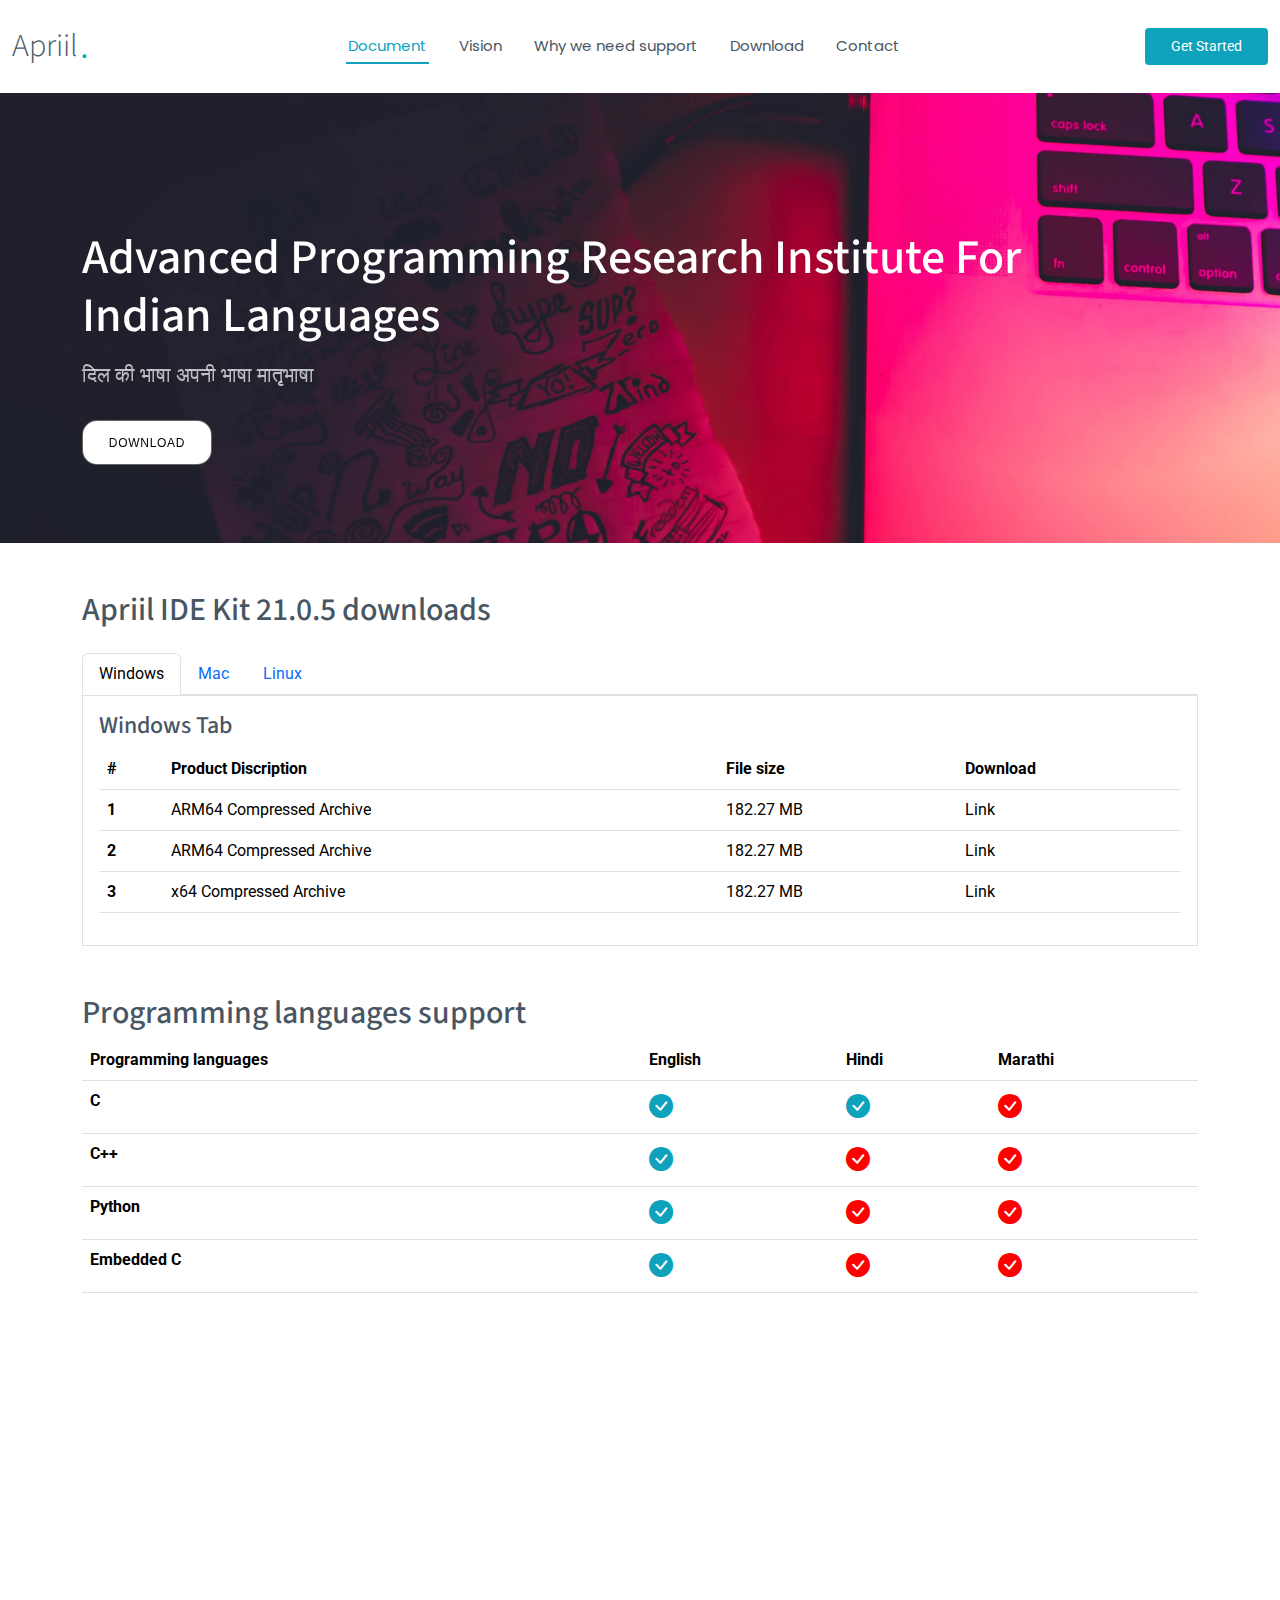
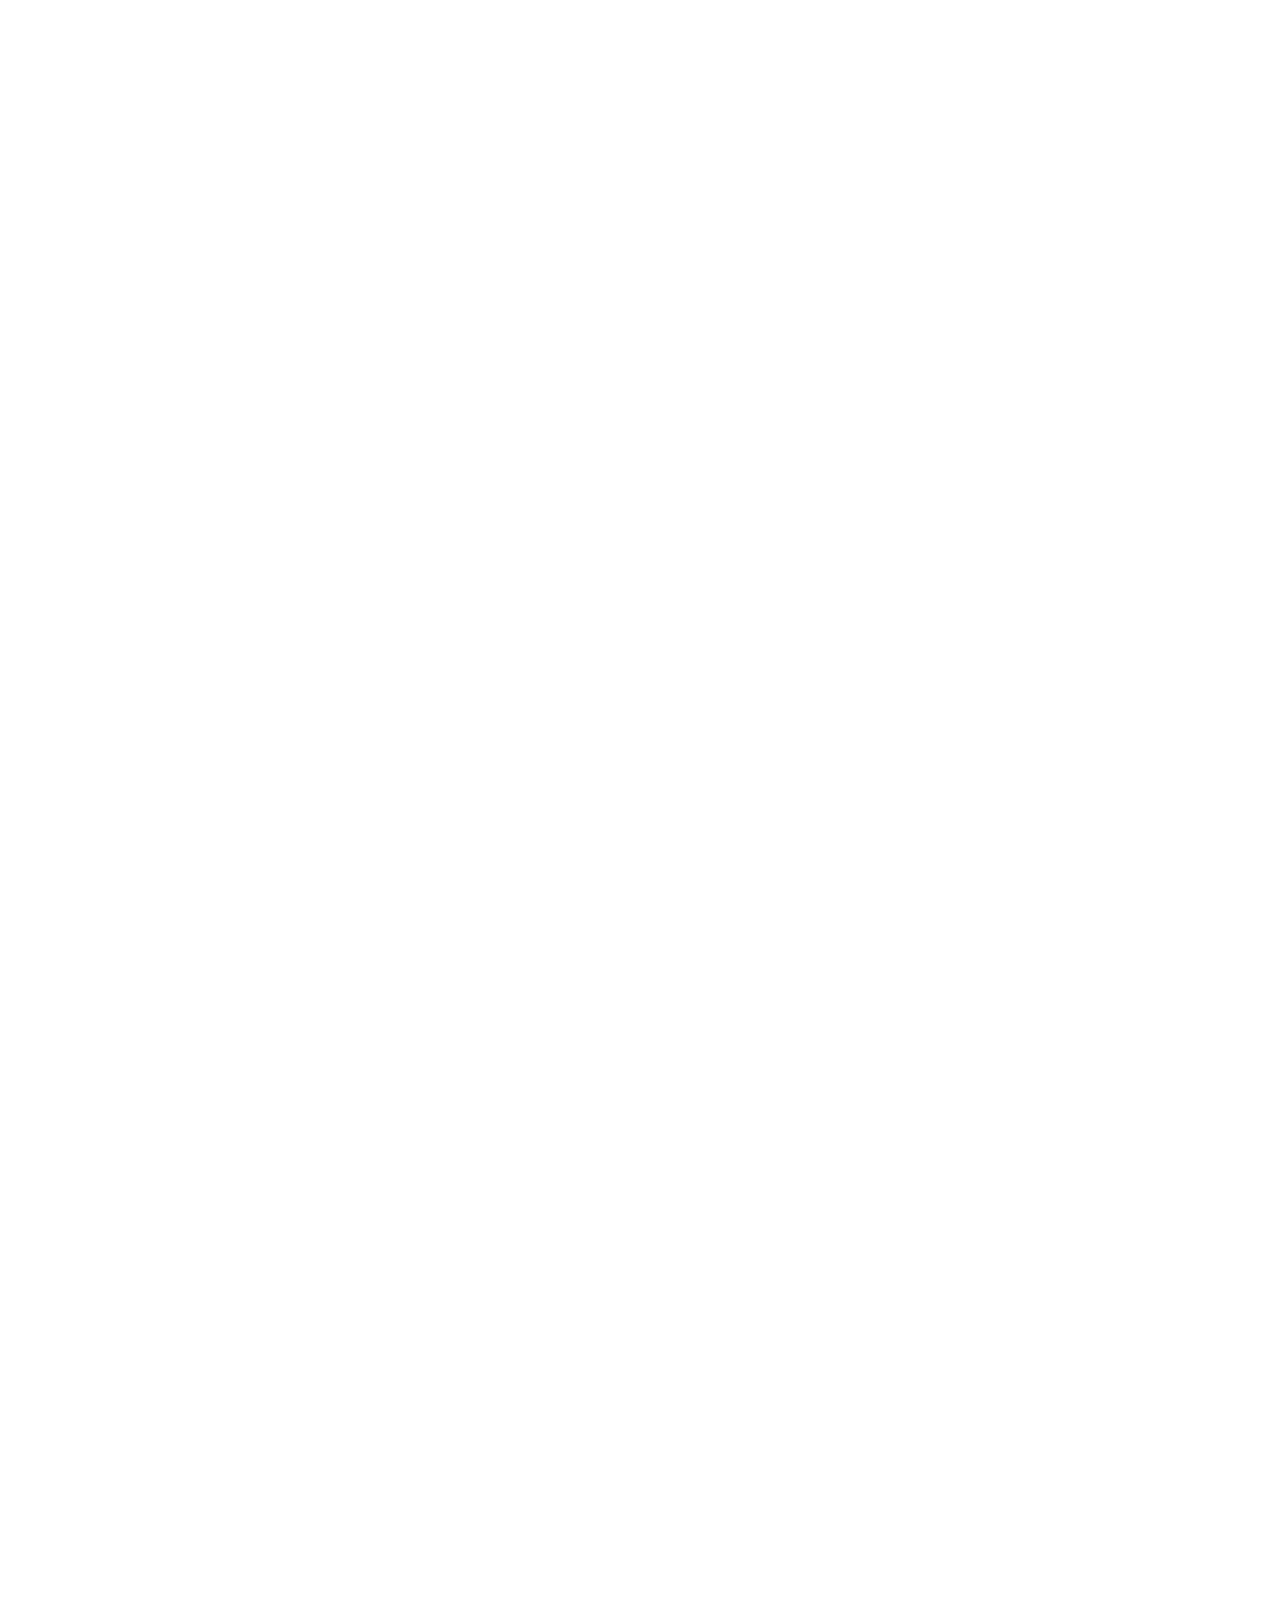
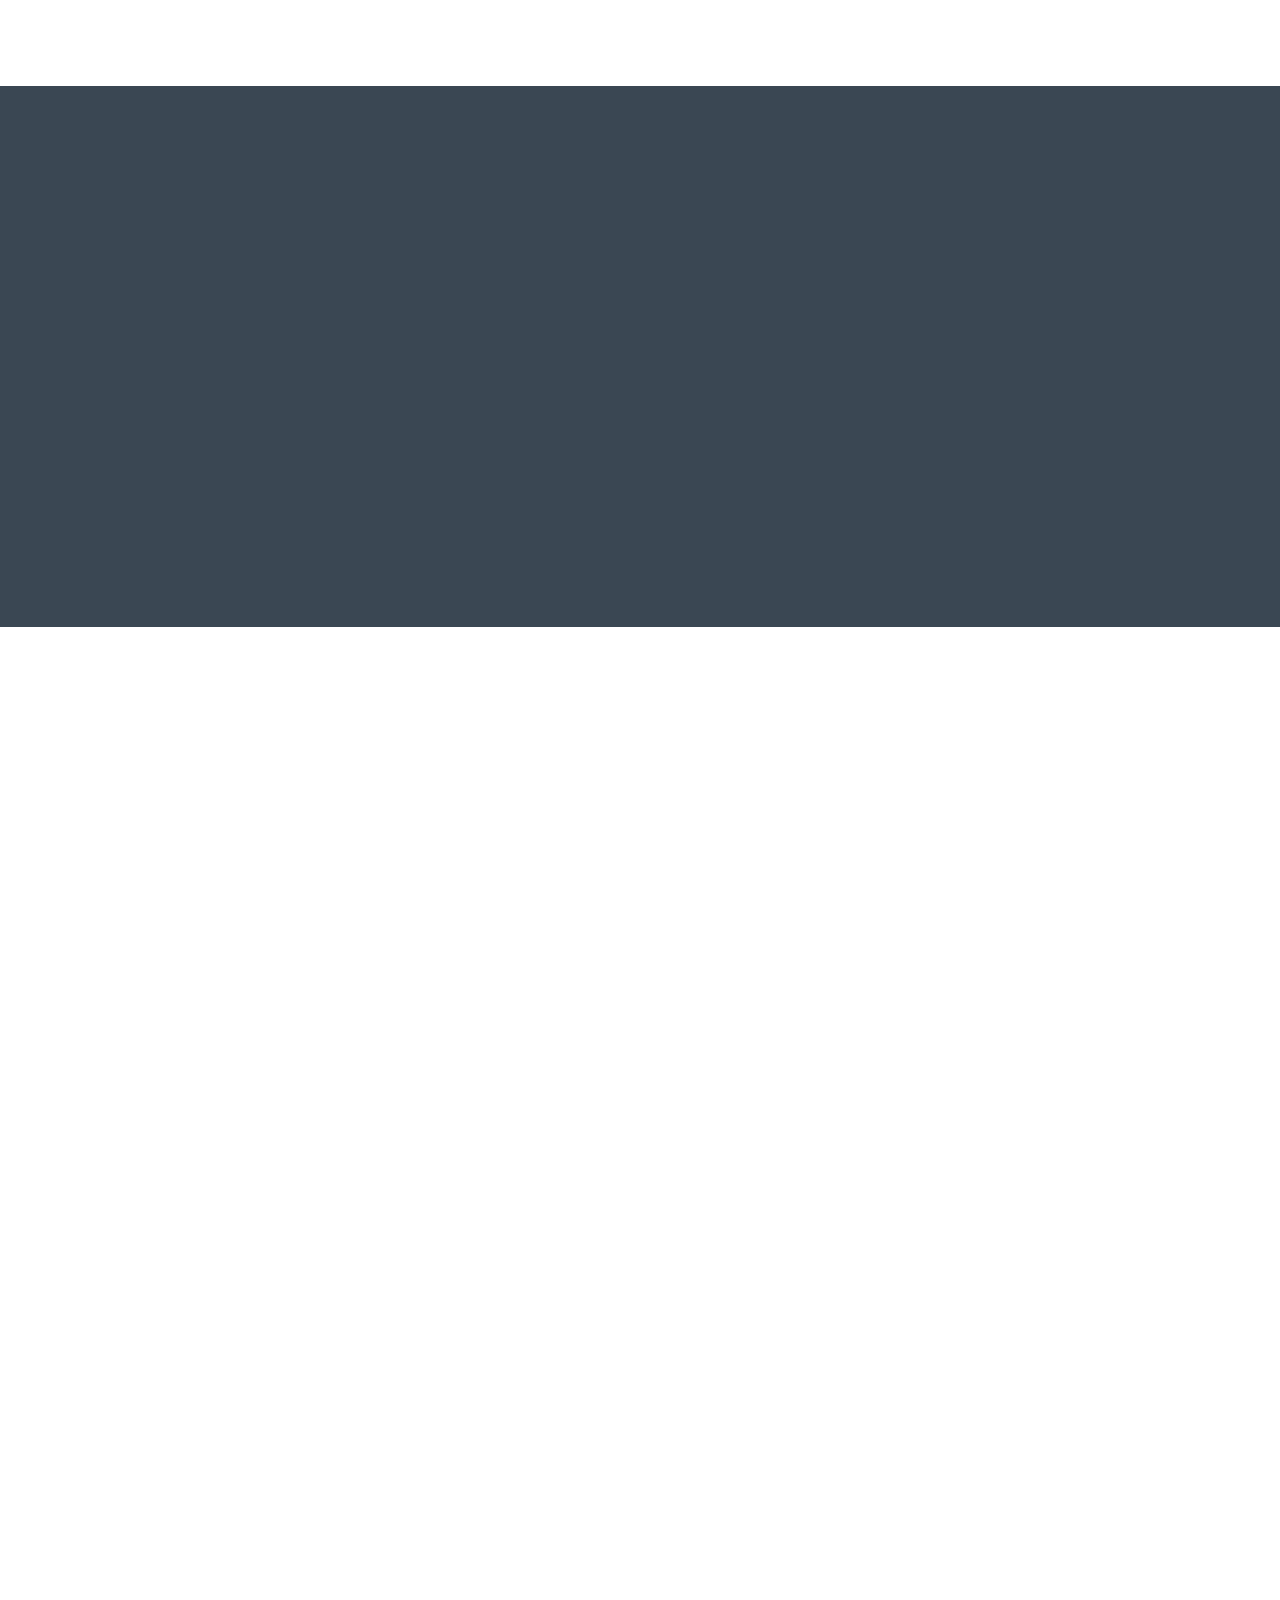
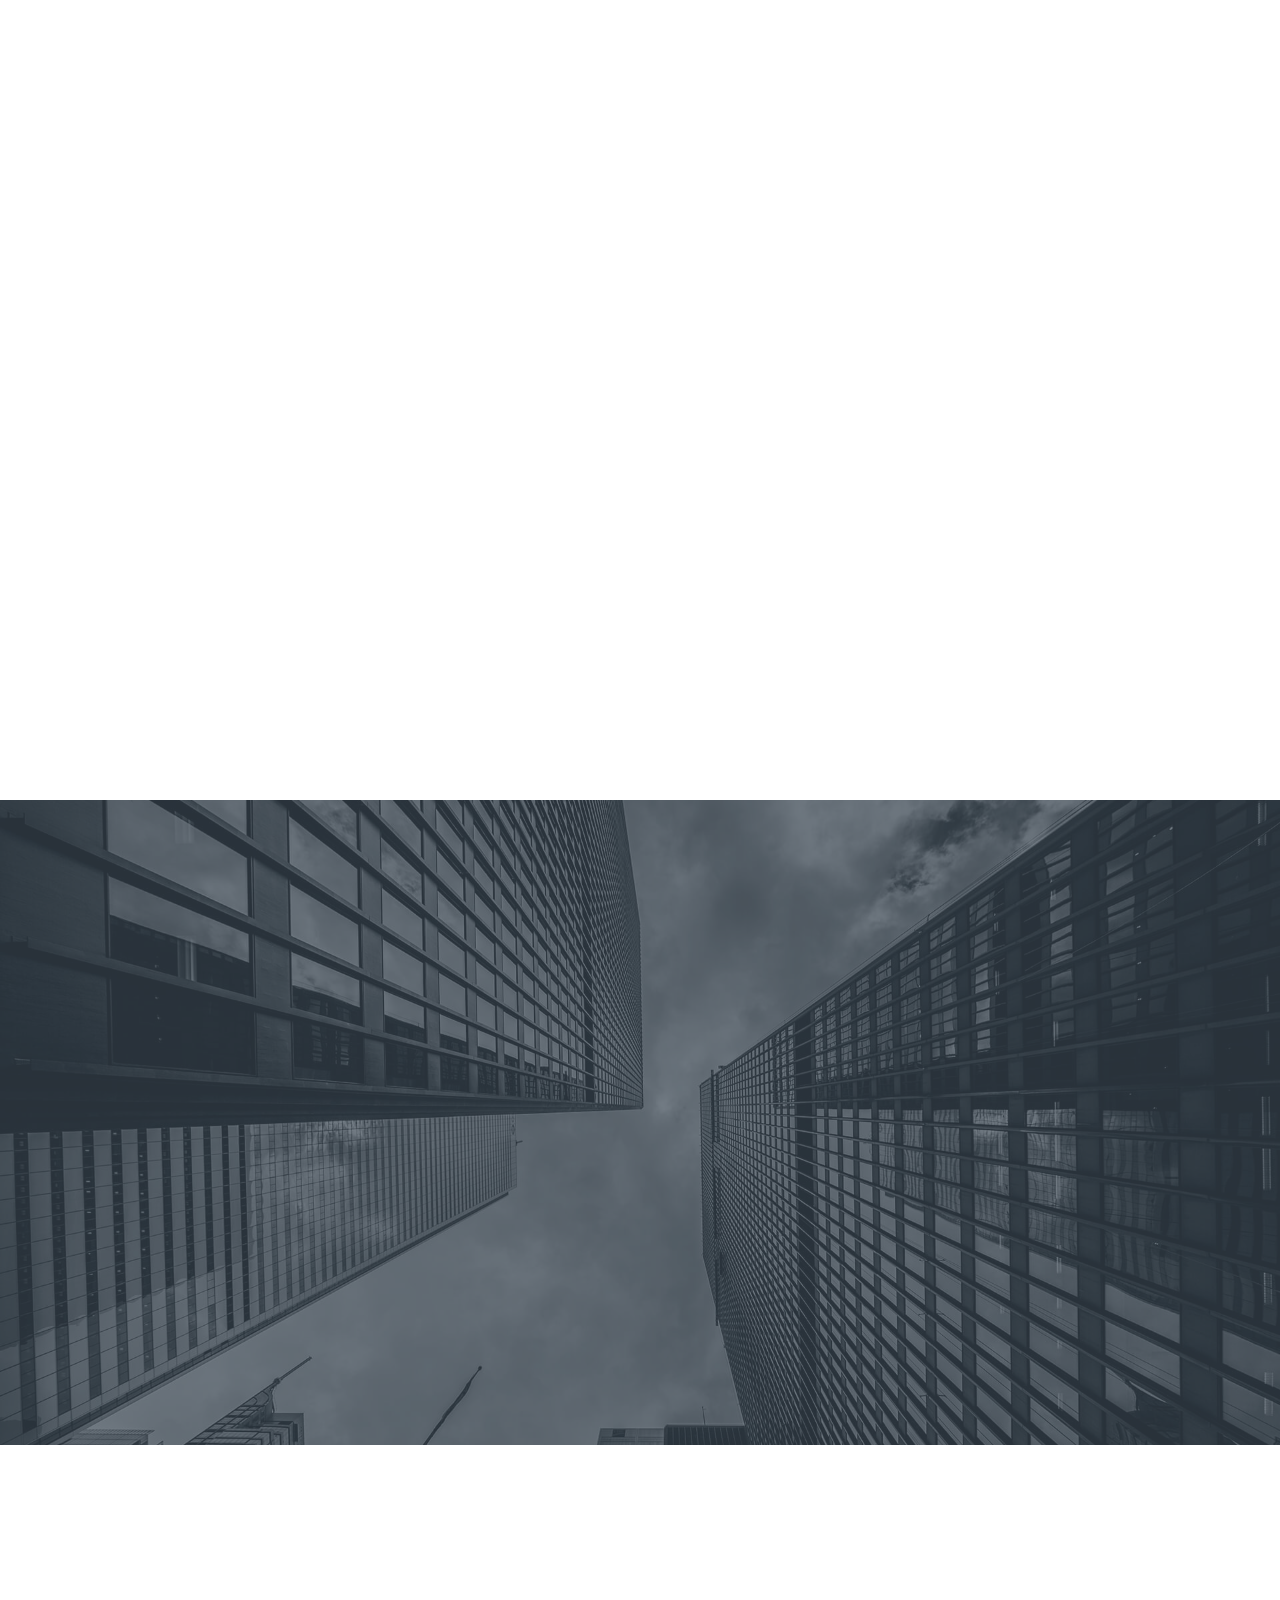
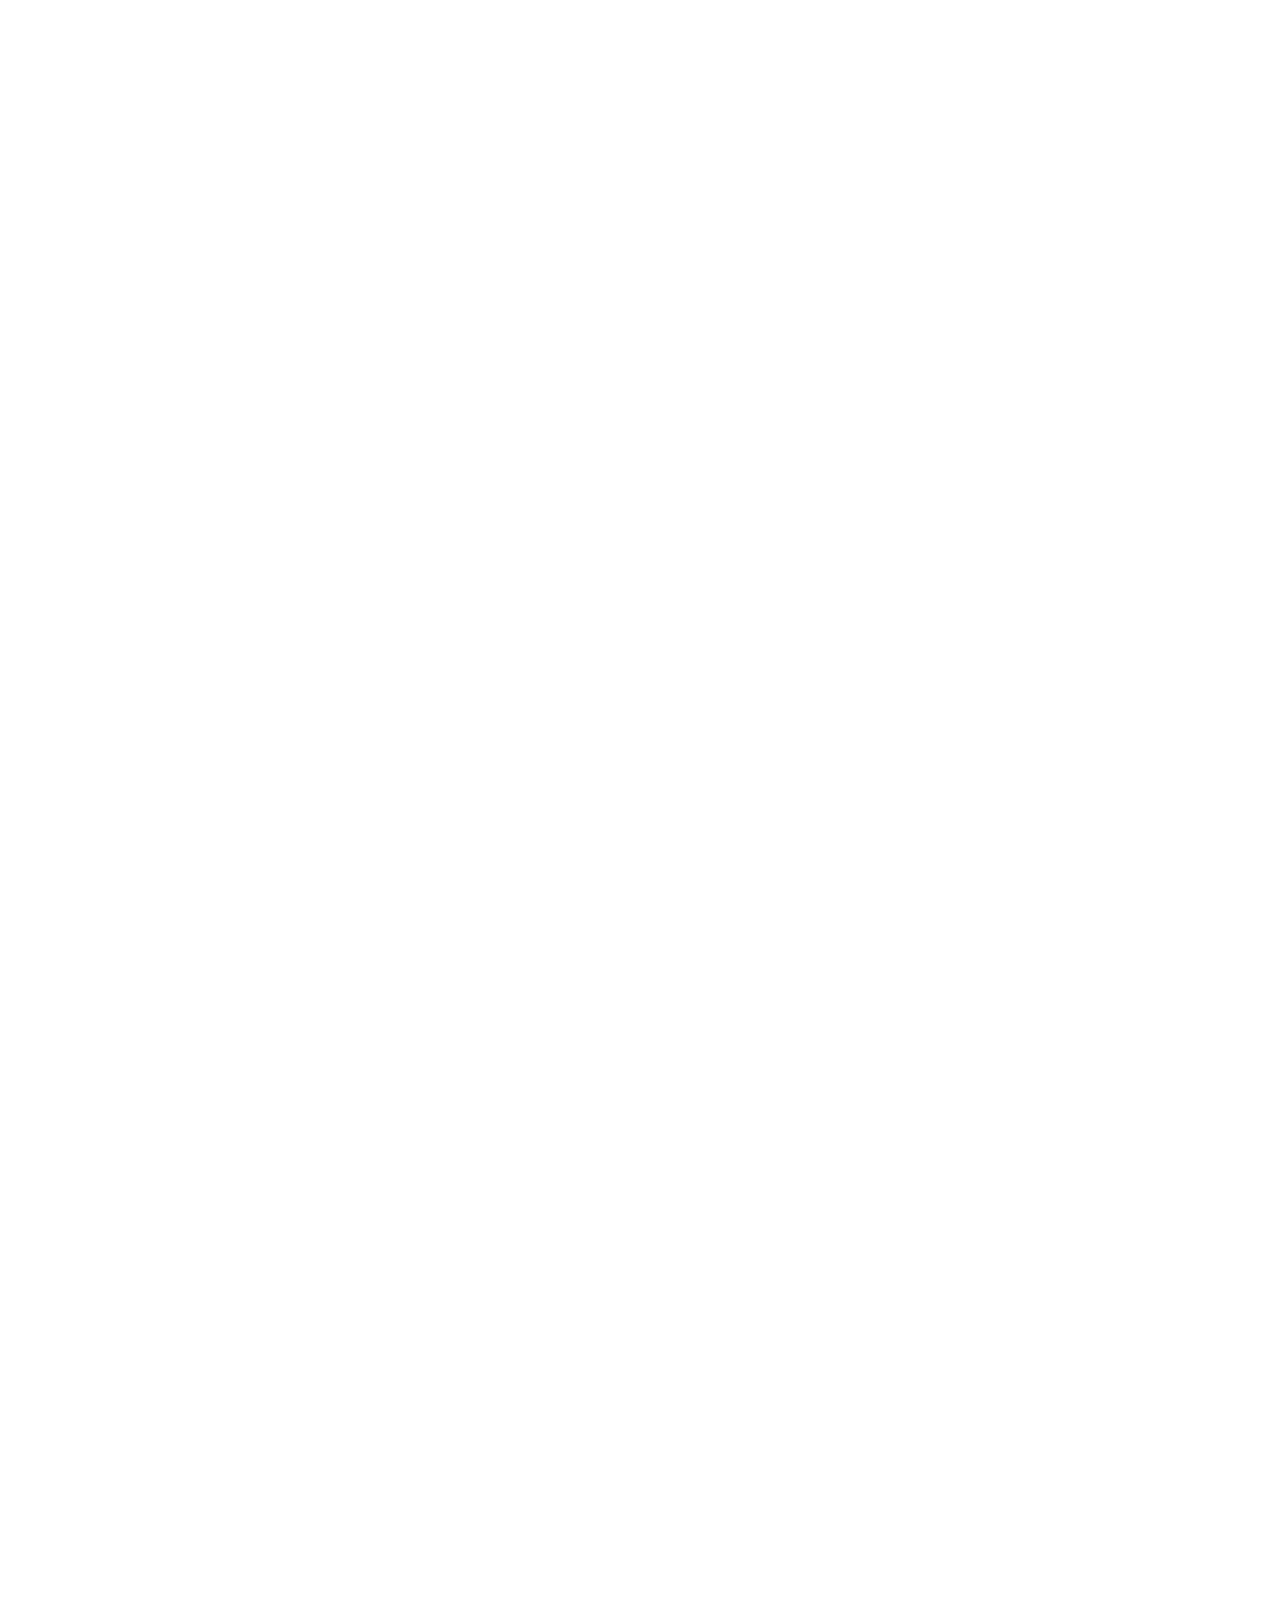
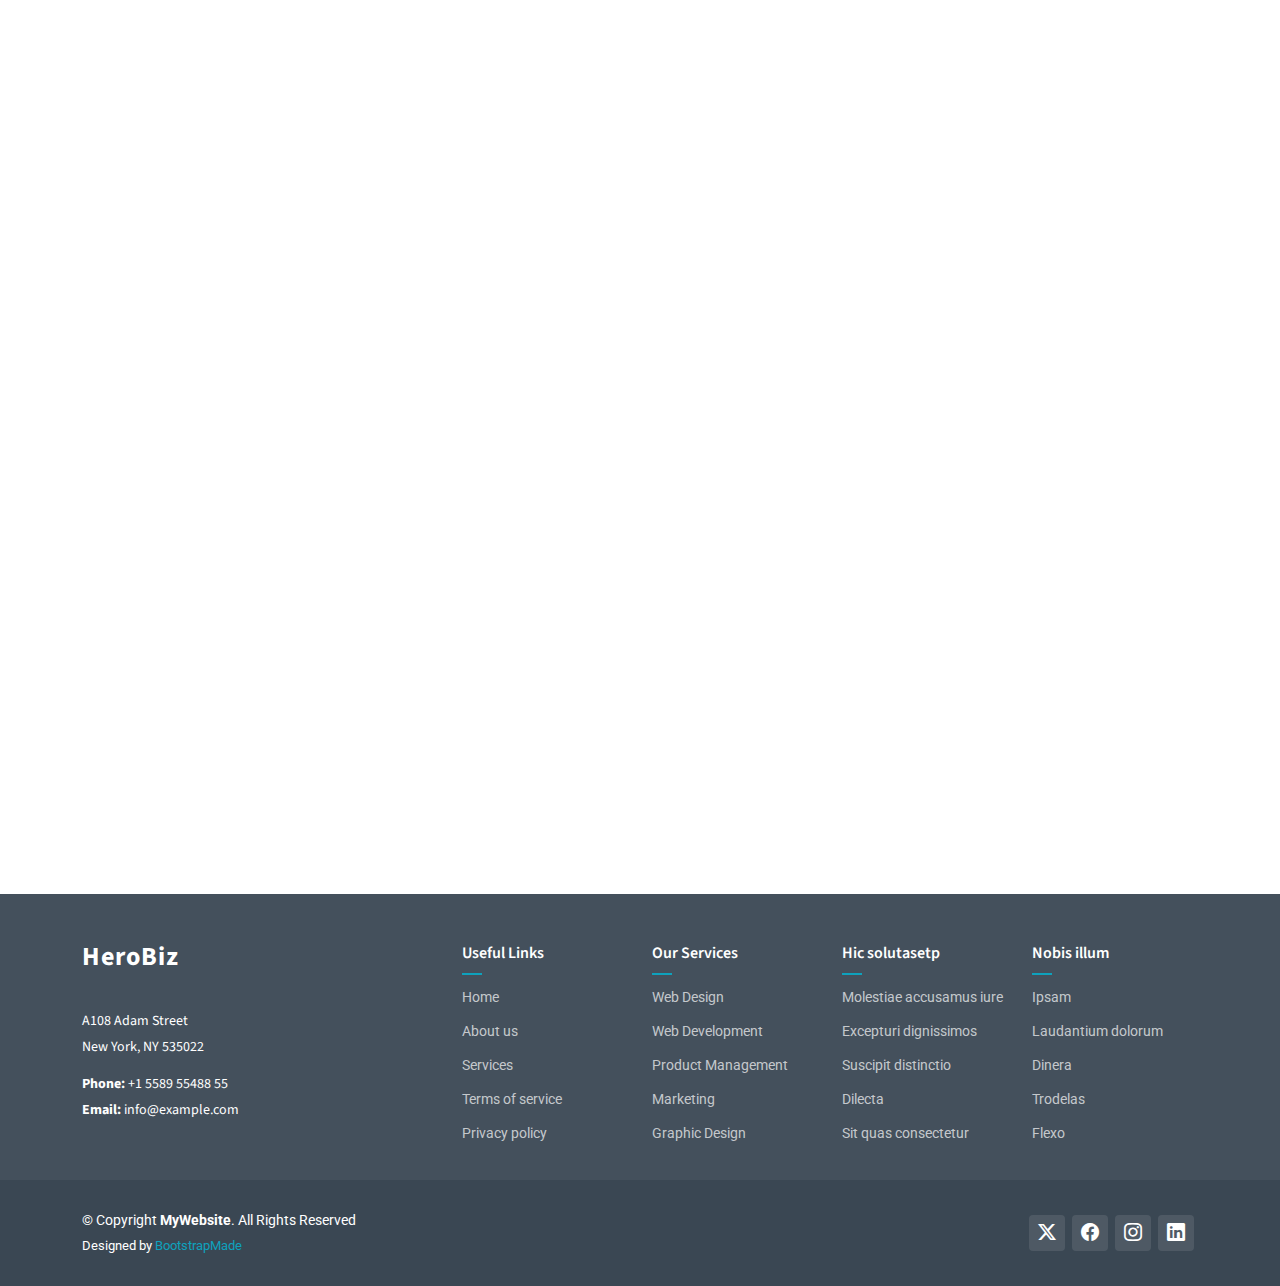
<file: demo.html>
<!DOCTYPE html>
<html lang="en">

<head>
  <meta charset="utf-8">
  <meta content="width=device-width, initial-scale=1.0" name="viewport">
  <title>Apriil</title>
  <meta name="description" content="">
  <meta name="keywords" content="">

  <!-- Favicons -->
  <link href="assets/img/logo.jpg" rel="icon">
  <link href="assets/img/logo.png" rel="apple-touch-icon">

  <!-- Fonts -->
  <link href="https://fonts.googleapis.com" rel="preconnect">
  <link href="https://fonts.gstatic.com" rel="preconnect" crossorigin>
  <link
    href="https://fonts.googleapis.com/css2?family=Roboto:ital,wght@0,100;0,300;0,400;0,500;0,700;0,900;1,100;1,300;1,400;1,500;1,700;1,900&family=Poppins:ital,wght@0,100;0,200;0,300;0,400;0,500;0,600;0,700;0,800;0,900;1,100;1,200;1,300;1,400;1,500;1,600;1,700;1,800;1,900&family=Source+Sans+Pro:ital,wght@0,200;0,300;0,400;0,600;0,700;0,900;1,200;1,300;1,400;1,600;1,700;1,900&display=swap"
    rel="stylesheet">

  <!-- Vendor CSS Files -->
  <link href="assets/vendor/bootstrap/css/bootstrap.min.css" rel="stylesheet">
  <link href="assets/vendor/bootstrap-icons/bootstrap-icons.css" rel="stylesheet">
  <link href="assets/vendor/aos/aos.css" rel="stylesheet">
  <link href="assets/vendor/glightbox/css/glightbox.min.css" rel="stylesheet">
  <link href="assets/vendor/swiper/swiper-bundle.min.css" rel="stylesheet">

  <!-- Main CSS File -->
  <link href="assets/css/main.css" rel="stylesheet">
</head>

<body class="index-page">

  <header id="header" class="header d-flex align-items-center sticky-top">
    <div class="container-fluid position-relative d-flex align-items-center justify-content-between">

      <a href="index.html" class="logo d-flex align-items-center me-auto me-xl-0">
        <!-- <img src="assets/img/logo.png" alt=""> -->
        <h1 class="sitename">Apriil</h1>
        <span>.</span>
      </a>

      <nav id="navmenu" class="navmenu">
        <ul>
          <li><a href="#hero" class="active">Document<br></a></li>
          <li><a href="#about">Vision</a></li>
          <li><a href="#services">Why we need support</a></li>
          <li><a href="#portfolio">Download</a></li>

          <li><a href="#contact">Contact</a></li>
        </ul>
        <i class="mobile-nav-toggle d-xl-none bi bi-list"></i>
      </nav>

      <a class="btn-getstarted" href="index.html#about">Get Started</a>

    </div>
  </header>

  <main class="main">

    <!-- Hero Section -->
    <section id="hero" class="hero section">

      <div class="container d-flex flex-column justify-content-left align-items-left text-left position-relative"
        data-aos="zoom-out">
        <!-- <img src="assets/img/hero-img.svg" class="img-fluid animated" alt=""> -->
        <h1>Advanced Programming Research Institute For Indian Languages</h1>
        <p>दिल की भाषा अपनी भाषा मातृभाषा </p>
        <!-- <a class="bn39" href="/"><span class="bn39span">Download</span></a> -->
        <a href="/">
          <button class="bn54">
            <span class="bn54span">Download</span>
          </button>
        </a>


        <!-- <div class="d-flex">
          <a href="#about" class="btn-get-started scrollto">Get Started</a>
          <a href="https://www.youtube.com/watch?v=Y7f98aduVJ8"
            class="glightbox btn-watch-video d-flex align-items-center"><i class="bi bi-play-circle"></i><span>Watch
              Video</span></a>
        </div> -->
      </div>

    </section><!-- /Hero Section -->

    <!-- download with system  -->
    <div class="container mt-5">
      <h2 class="mb-4">Apriil IDE Kit 21.0.5 downloads
      </h2>
      <!-- Tab Navigation -->
      <ul class="nav nav-tabs" id="myTab" role="tablist">
        <li class="nav-item" role="presentation">
          <button class="nav-link active" id="home-tab" data-bs-toggle="tab" data-bs-target="#home" type="button"
            role="tab" aria-controls="home" aria-selected="true">Windows</button>
        </li>
        <li class="nav-item" role="presentation">
          <button class="nav-link" id="profile-tab" data-bs-toggle="tab" data-bs-target="#profile" type="button"
            role="tab" aria-controls="profile" aria-selected="false">Mac</button>
        </li>
        <li class="nav-item" role="presentation">
          <button class="nav-link" id="contact-tab" data-bs-toggle="tab" data-bs-target="#contact" type="button"
            role="tab" aria-controls="contact" aria-selected="false">Linux</button>
        </li>
      </ul>

      <!-- Tab Content -->
      <div class="tab-content" id="myTabContent">
        <div class="tab-pane fade show active p-3 border" id="home" role="tabpanel" aria-labelledby="home-tab">
          <h4>Windows Tab</h4>
          <!-- <p>Welcome to the Home section. This is your default tab.</p> -->
          <table class="table">
            <thead>
              <tr>
                <th scope="col">#</th>
                <th scope="col">Product Discription </th>
                <th scope="col">File size</th>
                <th scope="col">Download</th>
              </tr>
            </thead>
            <tbody>
              <tr>
                <th scope="row">1</th>
                <td>ARM64 Compressed Archive	</td>
                <td>182.27 MB
                </td>
                <td>Link</td>
              </tr>
              <tr>
                <th scope="row">2</th>
                <td>ARM64 Compressed Archive	</td>
                <td>182.27 MB
                </td>
                <td>Link</td>
              </tr>
              <tr>
                <th scope="row">3</th>
                <td>x64 Compressed Archive	</td>
                <td>182.27 MB
                </td>
                <td>Link</td>
              </tr>

            </tbody>
          </table>
        </div>
        <div class="tab-pane fade p-3 border" id="profile" role="tabpanel" aria-labelledby="profile-tab">
          <h4>Mac Tab</h4>
          <!-- <p>Here is the Profile section where you can add your details.</p> -->
          <table class="table">
            <thead>
              <tr>
                <th scope="col">#</th>
                <th scope="col">Product Discription </th>
                <th scope="col">File size</th>
                <th scope="col">Download</th>
              </tr>
            </thead>
            <tbody>
              <tr>
                <th scope="row">1</th>
                <td>ARM64 Compressed Archive	</td>
                <td>182.27 MB
                </td>
                <td>Link</td>
              </tr>
              <tr>
                <th scope="row">2</th>
                <td>ARM64 Compressed Archive	</td>
                <td>182.27 MB
                </td>
                <td>Link</td>
              </tr>
              <tr>
                <th scope="row">3</th>
                <td>x64 Compressed Archive	</td>
                <td>182.27 MB
                </td>
                <td>Link</td>
              </tr>

            </tbody>
          </table>
        </div>
        <div class="tab-pane fade p-3 border" id="contact" role="tabpanel" aria-labelledby="contact-tab">
          <h4>Linux Tab</h4>
          <!-- <p>Reach us through the Contact section for more information.</p> -->
          <table class="table">
            <thead>
              <tr>
                <th scope="col">#</th>
                <th scope="col">Product Discription </th>
                <th scope="col">File size</th>
                <th scope="col">Download</th>
              </tr>
            </thead>
            <tbody>
              <tr>
                <th scope="row">1</th>
                <td>x64 Compressed Archive	</td>
                <td>182.27 MB
                </td>
                <td>Link</td>
              </tr>
              <tr>
                <th scope="row">2</th>
                <td>x64 Compressed Archive	</td>
                <td>182.27 MB
                </td>
                <td>Link</td>
              </tr>
              <tr>
                <th scope="row">3</th>
                <td>x64 Compressed Archive	</td>
                <td>182.27 MB
                </td>
                <td>Link</td>
              </tr>

            </tbody>
          </table>
        </div>
      </div>

      <!-- programming language support -->
       <div class="languagesupport"><br><br>
        <h2>Programming languages support</h2>
        <table class="table">
          <thead>
            <tr>
              <th scope="col">Programming languages</th>
              <th scope="col">English</th>
              <th scope="col">Hindi</th>
              <th scope="col">Marathi</th>
            </tr>
          </thead>
          <tbody>
            <tr>
              <th scope="row">C</th>
              <td><i class="bi bi-check-circle-fill greenCircle"></i></td>
              <td><i class="bi bi-check-circle-fill greenCircle"></i></td>
              <td><i class="bi bi-check-circle-fill redCircle"></i></td>
            </tr>
            <tr>
              <th scope="row">C++</th>
              <td><i class="bi bi-check-circle-fill greenCircle"></i></td>
              <td><i class="bi bi-check-circle-fill redCircle"></i></td>
              <td><i class="bi bi-check-circle-fill redCircle"></i></td>
            </tr>
            <tr>
              <th scope="row">Python</th>
              <td><i class="bi bi-check-circle-fill greenCircle"></i></td>
              <td><i class="bi bi-check-circle-fill redCircle"></i></td>
              <td><i class="bi bi-check-circle-fill redCircle"></i></td>
            </tr>
            <tr>
              <th scope="row">Embedded C </th>
              <td><i class="bi bi-check-circle-fill greenCircle"></i></td>
              <td><i class="bi bi-check-circle-fill redCircle"></i></td>
              <td><i class="bi bi-check-circle-fill redCircle"></i></td>
            </tr>
          </tbody>
        </table>
       </div>
      
      <!--/ programming language support -->
    </div>
    <!-- /download with system  -->

    <!-- Featured Services Section -->
    <section id="featured-services" class="featured-services section">

      <div class="container">

        <div class="row gy-4">

          <div class="col-xl-3 col-md-6 d-flex" data-aos="fade-up" data-aos-delay="100">
            <div class="service-item position-relative">
              <div class="icon"><i class="bi bi-activity icon"></i></div>
              <h4><a href="" class="stretched-link">Lorem Ipsum</a></h4>
              <p>Voluptatum deleniti atque corrupti quos dolores et quas molestias excepturi</p>
            </div>
          </div><!-- End Service Item -->

          <div class="col-xl-3 col-md-6 d-flex" data-aos="fade-up" data-aos-delay="200">
            <div class="service-item position-relative">
              <div class="icon"><i class="bi bi-bounding-box-circles icon"></i></div>
              <h4><a href="" class="stretched-link">Sed ut perspici</a></h4>
              <p>Duis aute irure dolor in reprehenderit in voluptate velit esse cillum dolore</p>
            </div>
          </div><!-- End Service Item -->

          <div class="col-xl-3 col-md-6 d-flex" data-aos="fade-up" data-aos-delay="300">
            <div class="service-item position-relative">
              <div class="icon"><i class="bi bi-calendar4-week icon"></i></div>
              <h4><a href="" class="stretched-link">Magni Dolores</a></h4>
              <p>Excepteur sint occaecat cupidatat non proident, sunt in culpa qui officia</p>
            </div>
          </div><!-- End Service Item -->

          <div class="col-xl-3 col-md-6 d-flex" data-aos="fade-up" data-aos-delay="400">
            <div class="service-item position-relative">
              <div class="icon"><i class="bi bi-broadcast icon"></i></div>
              <h4><a href="" class="stretched-link">Nemo Enim</a></h4>
              <p>At vero eos et accusamus et iusto odio dignissimos ducimus qui blanditiis</p>
            </div>
          </div><!-- End Service Item -->

        </div>

      </div>

    </section><!-- /Featured Services Section -->

    <!-- About Section -->
    <section id="about" class="about section">

      <!-- Section Title -->
      <div class="container section-title" data-aos="fade-up">
        <h2>About Us</h2>
        <h3>Advanced Programming Research Institute For Indian Languages</h3>
      </div><!-- End Section Title -->

      <div class="container" data-aos="fade-up">

        <div class="row g-4 g-lg-5" data-aos="fade-up" data-aos-delay="200">

          <div class="col-lg-5">
            <div class="about-img">
              <img src="assets/img/about-portrait.jpg" class="img-fluid" alt="">
            </div>
          </div>

          <div class="col-lg-7">
            <h3 class="pt-0 pt-lg-5">Neque officiis dolore maiores et exercitationem quae est seda lidera pat claero
            </h3>

            <!-- Tabs -->
            <ul class="nav nav-pills mb-3">
              <li><a class="nav-link active" data-bs-toggle="pill" href="#about-tab1">Saepe fuga</a></li>
              <li><a class="nav-link" data-bs-toggle="pill" href="#about-tab2">Voluptates</a></li>
              <li><a class="nav-link" data-bs-toggle="pill" href="#about-tab3">Corrupti</a></li>
            </ul><!-- End Tabs -->

            <!-- Tab Content -->
            <div class="tab-content">

              <div class="tab-pane fade show active" id="about-tab1">

                <p class="fst-italic">Consequuntur inventore voluptates consequatur aut vel et. Eos doloribus expedita.
                  Sapiente atque consequatur minima nihil quae aspernatur quo suscipit voluptatem.</p>

                <div class="d-flex align-items-center mt-4">
                  <i class="bi bi-check2"></i>
                  <h4>Repudiandae rerum velit modi et officia quasi facilis</h4>
                </div>
                <p>Laborum omnis voluptates voluptas qui sit aliquam blanditiis. Sapiente minima commodi dolorum non
                  eveniet magni quaerat nemo et.</p>

                <div class="d-flex align-items-center mt-4">
                  <i class="bi bi-check2"></i>
                  <h4>Incidunt non veritatis illum ea ut nisi</h4>
                </div>
                <p>Non quod totam minus repellendus autem sint velit. Rerum debitis facere soluta tenetur. Iure
                  molestiae assumenda sunt qui inventore eligendi voluptates nisi at. Dolorem quo tempora. Quia et
                  perferendis.</p>

                <div class="d-flex align-items-center mt-4">
                  <i class="bi bi-check2"></i>
                  <h4>Omnis ab quia nemo dignissimos rem eum quos..</h4>
                </div>
                <p>Eius alias aut cupiditate. Dolor voluptates animi ut blanditiis quos nam. Magnam officia aut ut alias
                  quo explicabo ullam esse. Sunt magnam et dolorem eaque magnam odit enim quaerat. Vero error error
                  voluptatem eum.</p>

              </div><!-- End Tab 1 Content -->

              <div class="tab-pane fade" id="about-tab2">

                <p class="fst-italic">Consequuntur inventore voluptates consequatur aut vel et. Eos doloribus expedita.
                  Sapiente atque consequatur minima nihil quae aspernatur quo suscipit voluptatem.</p>

                <div class="d-flex align-items-center mt-4">
                  <i class="bi bi-check2"></i>
                  <h4>Repudiandae rerum velit modi et officia quasi facilis</h4>
                </div>
                <p>Laborum omnis voluptates voluptas qui sit aliquam blanditiis. Sapiente minima commodi dolorum non
                  eveniet magni quaerat nemo et.</p>

                <div class="d-flex align-items-center mt-4">
                  <i class="bi bi-check2"></i>
                  <h4>Incidunt non veritatis illum ea ut nisi</h4>
                </div>
                <p>Non quod totam minus repellendus autem sint velit. Rerum debitis facere soluta tenetur. Iure
                  molestiae assumenda sunt qui inventore eligendi voluptates nisi at. Dolorem quo tempora. Quia et
                  perferendis.</p>

                <div class="d-flex align-items-center mt-4">
                  <i class="bi bi-check2"></i>
                  <h4>Omnis ab quia nemo dignissimos rem eum quos..</h4>
                </div>
                <p>Eius alias aut cupiditate. Dolor voluptates animi ut blanditiis quos nam. Magnam officia aut ut alias
                  quo explicabo ullam esse. Sunt magnam et dolorem eaque magnam odit enim quaerat. Vero error error
                  voluptatem eum.</p>

              </div><!-- End Tab 2 Content -->

              <div class="tab-pane fade" id="about-tab3">

                <p class="fst-italic">Consequuntur inventore voluptates consequatur aut vel et. Eos doloribus expedita.
                  Sapiente atque consequatur minima nihil quae aspernatur quo suscipit voluptatem.</p>

                <div class="d-flex align-items-center mt-4">
                  <i class="bi bi-check2"></i>
                  <h4>Repudiandae rerum velit modi et officia quasi facilis</h4>
                </div>
                <p>Laborum omnis voluptates voluptas qui sit aliquam blanditiis. Sapiente minima commodi dolorum non
                  eveniet magni quaerat nemo et.</p>

                <div class="d-flex align-items-center mt-4">
                  <i class="bi bi-check2"></i>
                  <h4>Incidunt non veritatis illum ea ut nisi</h4>
                </div>
                <p>Non quod totam minus repellendus autem sint velit. Rerum debitis facere soluta tenetur. Iure
                  molestiae assumenda sunt qui inventore eligendi voluptates nisi at. Dolorem quo tempora. Quia et
                  perferendis.</p>

                <div class="d-flex align-items-center mt-4">
                  <i class="bi bi-check2"></i>
                  <h4>Omnis ab quia nemo dignissimos rem eum quos..</h4>
                </div>
                <p>Eius alias aut cupiditate. Dolor voluptates animi ut blanditiis quos nam. Magnam officia aut ut alias
                  quo explicabo ullam esse. Sunt magnam et dolorem eaque magnam odit enim quaerat. Vero error error
                  voluptatem eum.</p>

              </div><!-- End Tab 3 Content -->

            </div>

          </div>

        </div>

      </div>

    </section><!-- /About Section -->

    <!-- Clients Section -->
    <section id="clients" class="clients section">

      <div class="container" data-aos="fade-up">

        <div class="row gy-4">

          <div class="col-xl-2 col-md-3 col-6 client-logo">
            <img src="assets/img/clients/client-1.png" class="img-fluid" alt="">
          </div><!-- End Client Item -->

          <div class="col-xl-2 col-md-3 col-6 client-logo">
            <img src="assets/img/clients/client-2.png" class="img-fluid" alt="">
          </div><!-- End Client Item -->

          <div class="col-xl-2 col-md-3 col-6 client-logo">
            <img src="assets/img/clients/client-3.png" class="img-fluid" alt="">
          </div><!-- End Client Item -->

          <div class="col-xl-2 col-md-3 col-6 client-logo">
            <img src="assets/img/clients/client-4.png" class="img-fluid" alt="">
          </div><!-- End Client Item -->

          <div class="col-xl-2 col-md-3 col-6 client-logo">
            <img src="assets/img/clients/client-5.png" class="img-fluid" alt="">
          </div><!-- End Client Item -->

          <div class="col-xl-2 col-md-3 col-6 client-logo">
            <img src="assets/img/clients/client-6.png" class="img-fluid" alt="">
          </div><!-- End Client Item -->

        </div>

      </div>

    </section><!-- /Clients Section -->

    <!-- Call To Action Section -->
    <section id="call-to-action" class="call-to-action section">

      <div class="container" data-aos="zoom-out">

        <div class="row g-5">

          <div class="col-lg-8 col-md-6 content d-flex flex-column justify-content-center order-last order-md-first">
            <h3>Alias sunt quas <em>Cupiditate</em> oluptas hic minima</h3>
            <p> Duis aute irure dolor in reprehenderit in voluptate velit esse cillum dolore eu fugiat nulla pariatur.
              Excepteur sint occaecat cupidatat non proident, sunt in culpa qui officia deserunt mollit anim id est
              laborum.</p>
            <a class="cta-btn align-self-start" href="#">Call To Action</a>
          </div>

          <div class="col-lg-4 col-md-6 order-first order-md-last d-flex align-items-center">
            <div class="img">
              <img src="assets/img/cta.jpg" alt="" class="img-fluid">
            </div>
          </div>

        </div>

      </div>

    </section><!-- /Call To Action Section -->

    <!-- Onfocus Section -->
    <section id="onfocus" class="onfocus section dark-background">

      <div class="container-fluid p-0" data-aos="fade-up">

        <div class="row g-0">
          <div class="col-lg-6 video-play position-relative">
            <a href="https://www.youtube.com/watch?v=Y7f98aduVJ8" class="glightbox pulsating-play-btn"></a>
          </div>
          <div class="col-lg-6">
            <div class="content d-flex flex-column justify-content-center h-100">
              <h3>Voluptatem dignissimos provident quasi corporis</h3>
              <p class="fst-italic">
                Lorem ipsum dolor sit amet, consectetur adipiscing elit, sed do eiusmod tempor incididunt ut labore et
                dolore
                magna aliqua.
              </p>
              <ul>
                <li><i class="bi bi-check-circle"></i> Ullamco laboris nisi ut aliquip ex ea commodo consequat.</li>
                <li><i class="bi bi-check-circle"></i> Duis aute irure dolor in reprehenderit in voluptate velit.</li>
                <li><i class="bi bi-check-circle"></i> Ullamco laboris nisi ut aliquip ex ea commodo consequat. Duis
                  aute irure dolor in reprehenderit in voluptate trideta storacalaperda mastiro dolore eu fugiat nulla
                  pariatur.</li>
              </ul>
              <a href="#" class="read-more align-self-start"><span>Read More</span><i class="bi bi-arrow-right"></i></a>
            </div>
          </div>
        </div>

      </div>

    </section><!-- /Onfocus Section -->

    <!-- Features Section -->
    <section id="features" class="features section">

      <div class="container" data-aos="fade-up">

        <ul class="nav nav-tabs row gy-4 d-flex">

          <li class="nav-item col-6 col-md-4 col-lg-2">
            <a class="nav-link active show" data-bs-toggle="tab" data-bs-target="#features-tab-1">
              <i class="bi bi-binoculars" style="color: #0dcaf0;"></i>
              <h4>Modinest</h4>
            </a>
          </li><!-- End Tab 1 Nav -->

          <li class="nav-item col-6 col-md-4 col-lg-2">
            <a class="nav-link" data-bs-toggle="tab" data-bs-target="#features-tab-2">
              <i class="bi bi-box-seam" style="color: #6610f2;"></i>
              <h4>Undaesenti</h4>
            </a>
          </li><!-- End Tab 2 Nav -->

          <li class="nav-item col-6 col-md-4 col-lg-2">
            <a class="nav-link" data-bs-toggle="tab" data-bs-target="#features-tab-3">
              <i class="bi bi-brightness-high" style="color: #20c997;"></i>
              <h4>Pariatur</h4>
            </a>
          </li><!-- End Tab 3 Nav -->

          <li class="nav-item col-6 col-md-4 col-lg-2">
            <a class="nav-link" data-bs-toggle="tab" data-bs-target="#features-tab-4">
              <i class="bi bi-command" style="color: #df1529;"></i>
              <h4>Nostrum</h4>
            </a>
          </li><!-- End Tab 4 Nav -->

          <li class="nav-item col-6 col-md-4 col-lg-2">
            <a class="nav-link" data-bs-toggle="tab" data-bs-target="#features-tab-5">
              <i class="bi bi-easel" style="color: #0d6efd;"></i>
              <h4>Adipiscing</h4>
            </a>
          </li><!-- End Tab 5 Nav -->

          <li class="nav-item col-6 col-md-4 col-lg-2">
            <a class="nav-link" data-bs-toggle="tab" data-bs-target="#features-tab-6">
              <i class="bi bi-map" style="color: #fd7e14;"></i>
              <h4>Reprehit</h4>
            </a>
          </li><!-- End Tab 6 Nav -->

        </ul>

        <div class="tab-content">

          <div class="tab-pane fade active show" id="features-tab-1">
            <div class="row gy-4">
              <div class="col-lg-8 order-2 order-lg-1" data-aos="fade-up" data-aos-delay="100">
                <h3>Modinest</h3>
                <p class="fst-italic">
                  Lorem ipsum dolor sit amet, consectetur adipiscing elit, sed do eiusmod tempor incididunt ut labore et
                  dolore
                  magna aliqua.
                </p>
                <ul>
                  <li><i class="bi bi-check-circle-fill"></i> Ullamco laboris nisi ut aliquip ex ea commodo consequat.
                  </li>
                  <li><i class="bi bi-check-circle-fill"></i> Duis aute irure dolor in reprehenderit in voluptate velit.
                  </li>
                  <li><i class="bi bi-check-circle-fill"></i> Ullamco laboris nisi ut aliquip ex ea commodo consequat.
                    Duis aute irure dolor in reprehenderit in voluptate trideta storacalaperda mastiro dolore eu fugiat
                    nulla pariatur.</li>
                </ul>
                <p>
                  Ullamco laboris nisi ut aliquip ex ea commodo consequat. Duis aute irure dolor in reprehenderit in
                  voluptate
                  velit esse cillum dolore eu fugiat nulla pariatur. Excepteur sint occaecat cupidatat non proident,
                  sunt in
                  culpa qui officia deserunt mollit anim id est laborum
                </p>
              </div>
              <div class="col-lg-4 order-1 order-lg-2 text-center" data-aos="fade-up" data-aos-delay="200">
                <img src="assets/img/features-1.svg" alt="" class="img-fluid">
              </div>
            </div>
          </div><!-- End Tab Content 1 -->

          <div class="tab-pane fade" id="features-tab-2">
            <div class="row gy-4">
              <div class="col-lg-8 order-2 order-lg-1">
                <h3>Undaesenti</h3>
                <p>
                  Ullamco laboris nisi ut aliquip ex ea commodo consequat. Duis aute irure dolor in reprehenderit in
                  voluptate
                  velit esse cillum dolore eu fugiat nulla pariatur. Excepteur sint occaecat cupidatat non proident,
                  sunt in
                  culpa qui officia deserunt mollit anim id est laborum
                </p>
                <p class="fst-italic">
                  Lorem ipsum dolor sit amet, consectetur adipiscing elit, sed do eiusmod tempor incididunt ut labore et
                  dolore
                  magna aliqua.
                </p>
                <ul>
                  <li><i class="bi bi-check-circle-fill"></i> Ullamco laboris nisi ut aliquip ex ea commodo consequat.
                  </li>
                  <li><i class="bi bi-check-circle-fill"></i> Duis aute irure dolor in reprehenderit in voluptate velit.
                  </li>
                  <li><i class="bi bi-check-circle-fill"></i> Provident mollitia neque rerum asperiores dolores quos qui
                    a. Ipsum neque dolor voluptate nisi sed.</li>
                  <li><i class="bi bi-check-circle-fill"></i> Ullamco laboris nisi ut aliquip ex ea commodo consequat.
                    Duis aute irure dolor in reprehenderit in voluptate trideta storacalaperda mastiro dolore eu fugiat
                    nulla pariatur.</li>
                </ul>
              </div>
              <div class="col-lg-4 order-1 order-lg-2 text-center">
                <img src="assets/img/features-2.svg" alt="" class="img-fluid">
              </div>
            </div>
          </div><!-- End Tab Content 2 -->

          <div class="tab-pane fade" id="features-tab-3">
            <div class="row gy-4">
              <div class="col-lg-8 order-2 order-lg-1">
                <h3>Pariatur</h3>
                <p>
                  Ullamco laboris nisi ut aliquip ex ea commodo consequat. Duis aute irure dolor in reprehenderit in
                  voluptate
                  velit esse cillum dolore eu fugiat nulla pariatur. Excepteur sint occaecat cupidatat non proident,
                  sunt in
                  culpa qui officia deserunt mollit anim id est laborum
                </p>
                <ul>
                  <li><i class="bi bi-check-circle-fill"></i> Ullamco laboris nisi ut aliquip ex ea commodo consequat.
                  </li>
                  <li><i class="bi bi-check-circle-fill"></i> Duis aute irure dolor in reprehenderit in voluptate velit.
                  </li>
                  <li><i class="bi bi-check-circle-fill"></i> Provident mollitia neque rerum asperiores dolores quos qui
                    a. Ipsum neque dolor voluptate nisi sed.</li>
                </ul>
                <p class="fst-italic">
                  Lorem ipsum dolor sit amet, consectetur adipiscing elit, sed do eiusmod tempor incididunt ut labore et
                  dolore
                  magna aliqua.
                </p>
              </div>
              <div class="col-lg-4 order-1 order-lg-2 text-center">
                <img src="assets/img/features-3.svg" alt="" class="img-fluid">
              </div>
            </div>
          </div><!-- End Tab Content 3 -->

          <div class="tab-pane fade" id="features-tab-4">
            <div class="row gy-4">
              <div class="col-lg-8 order-2 order-lg-1">
                <h3>Nostrum</h3>
                <p>
                  Ullamco laboris nisi ut aliquip ex ea commodo consequat. Duis aute irure dolor in reprehenderit in
                  voluptate
                  velit esse cillum dolore eu fugiat nulla pariatur. Excepteur sint occaecat cupidatat non proident,
                  sunt in
                  culpa qui officia deserunt mollit anim id est laborum
                </p>
                <p class="fst-italic">
                  Lorem ipsum dolor sit amet, consectetur adipiscing elit, sed do eiusmod tempor incididunt ut labore et
                  dolore
                  magna aliqua.
                </p>
                <ul>
                  <li><i class="bi bi-check-circle-fill"></i> Ullamco laboris nisi ut aliquip ex ea commodo consequat.
                  </li>
                  <li><i class="bi bi-check-circle-fill"></i> Duis aute irure dolor in reprehenderit in voluptate velit.
                  </li>
                  <li><i class="bi bi-check-circle-fill"></i> Ullamco laboris nisi ut aliquip ex ea commodo consequat.
                    Duis aute irure dolor in reprehenderit in voluptate trideta storacalaperda mastiro dolore eu fugiat
                    nulla pariatur.</li>
                </ul>
              </div>
              <div class="col-lg-4 order-1 order-lg-2 text-center">
                <img src="assets/img/features-4.svg" alt="" class="img-fluid">
              </div>
            </div>
          </div><!-- End Tab Content 4 -->

          <div class="tab-pane fade" id="features-tab-5">
            <div class="row gy-4">
              <div class="col-lg-8 order-2 order-lg-1">
                <h3>Adipiscing</h3>
                <p>
                  Ullamco laboris nisi ut aliquip ex ea commodo consequat. Duis aute irure dolor in reprehenderit in
                  voluptate
                  velit esse cillum dolore eu fugiat nulla pariatur. Excepteur sint occaecat cupidatat non proident,
                  sunt in
                  culpa qui officia deserunt mollit anim id est laborum
                </p>
                <p class="fst-italic">
                  Lorem ipsum dolor sit amet, consectetur adipiscing elit, sed do eiusmod tempor incididunt ut labore et
                  dolore
                  magna aliqua.
                </p>
                <ul>
                  <li><i class="bi bi-check-circle-fill"></i> Ullamco laboris nisi ut aliquip ex ea commodo consequat.
                  </li>
                  <li><i class="bi bi-check-circle-fill"></i> Duis aute irure dolor in reprehenderit in voluptate velit.
                  </li>
                  <li><i class="bi bi-check-circle-fill"></i> Ullamco laboris nisi ut aliquip ex ea commodo consequat.
                    Duis aute irure dolor in reprehenderit in voluptate trideta storacalaperda mastiro dolore eu fugiat
                    nulla pariatur.</li>
                </ul>
              </div>
              <div class="col-lg-4 order-1 order-lg-2 text-center">
                <img src="assets/img/features-5.svg" alt="" class="img-fluid">
              </div>
            </div>
          </div><!-- End Tab Content 5 -->

          <div class="tab-pane fade" id="features-tab-6">
            <div class="row gy-4">
              <div class="col-lg-8 order-2 order-lg-1">
                <h3>Reprehit</h3>
                <p>
                  Ullamco laboris nisi ut aliquip ex ea commodo consequat. Duis aute irure dolor in reprehenderit in
                  voluptate
                  velit esse cillum dolore eu fugiat nulla pariatur. Excepteur sint occaecat cupidatat non proident,
                  sunt in
                  culpa qui officia deserunt mollit anim id est laborum
                </p>
                <p class="fst-italic">
                  Lorem ipsum dolor sit amet, consectetur adipiscing elit, sed do eiusmod tempor incididunt ut labore et
                  dolore
                  magna aliqua.
                </p>
                <ul>
                  <li><i class="bi bi-check-circle-fill"></i> Ullamco laboris nisi ut aliquip ex ea commodo consequat.
                  </li>
                  <li><i class="bi bi-check-circle-fill"></i> Duis aute irure dolor in reprehenderit in voluptate velit.
                  </li>
                  <li><i class="bi bi-check-circle-fill"></i> Ullamco laboris nisi ut aliquip ex ea commodo consequat.
                    Duis aute irure dolor in reprehenderit in voluptate trideta storacalaperda mastiro dolore eu fugiat
                    nulla pariatur.</li>
                </ul>
              </div>
              <div class="col-lg-4 order-1 order-lg-2 text-center">
                <img src="assets/img/features-6.svg" alt="" class="img-fluid">
              </div>
            </div>
          </div><!-- End Tab Content 6 -->

        </div>

      </div>

    </section><!-- /Features Section -->

    <!-- Services Section -->
    <section id="services" class="services section">

      <!-- Section Title -->
      <div class="container section-title" data-aos="fade-up">
        <h2>Our Services</h2>
        <p>Necessitatibus eius consequatur ex aliquid fuga eum quidem sint consectetur velit</p>
      </div><!-- End Section Title -->

      <div class="container" data-aos="fade-up" data-aos-delay="100">

        <div class="row gy-5">

          <div class="col-xl-4 col-md-6" data-aos="zoom-in" data-aos-delay="200">
            <div class="service-item">
              <div class="img">
                <img src="assets/img/services-1.jpg" class="img-fluid" alt="">
              </div>
              <div class="details position-relative">
                <div class="icon">
                  <i class="bi bi-activity"></i>
                </div>
                <a href="service-details.html" class="stretched-link">
                  <h3>Nesciunt Mete</h3>
                </a>
                <p>Provident nihil minus qui consequatur non omnis maiores. Eos accusantium minus dolores iure
                  perferendis.</p>
              </div>
            </div>
          </div><!-- End Service Item -->

          <div class="col-xl-4 col-md-6" data-aos="zoom-in" data-aos-delay="300">
            <div class="service-item">
              <div class="img">
                <img src="assets/img/services-2.jpg" class="img-fluid" alt="">
              </div>
              <div class="details position-relative">
                <div class="icon">
                  <i class="bi bi-broadcast"></i>
                </div>
                <a href="service-details.html" class="stretched-link">
                  <h3>Eosle Commodi</h3>
                </a>
                <p>Ut autem aut autem non a. Sint sint sit facilis nam iusto sint. Libero corrupti neque eum hic non ut
                  nesciunt dolorem.</p>
              </div>
            </div>
          </div><!-- End Service Item -->

          <div class="col-xl-4 col-md-6" data-aos="zoom-in" data-aos-delay="400">
            <div class="service-item">
              <div class="img">
                <img src="assets/img/services-3.jpg" class="img-fluid" alt="">
              </div>
              <div class="details position-relative">
                <div class="icon">
                  <i class="bi bi-easel"></i>
                </div>
                <a href="service-details.html" class="stretched-link">
                  <h3>Ledo Markt</h3>
                </a>
                <p>Ut excepturi voluptatem nisi sed. Quidem fuga consequatur. Minus ea aut. Vel qui id voluptas adipisci
                  eos earum corrupti.</p>
              </div>
            </div>
          </div><!-- End Service Item -->

          <div class="col-xl-4 col-md-6" data-aos="zoom-in" data-aos-delay="500">
            <div class="service-item">
              <div class="img">
                <img src="assets/img/services-4.jpg" class="img-fluid" alt="">
              </div>
              <div class="details position-relative">
                <div class="icon">
                  <i class="bi bi-bounding-box-circles"></i>
                </div>
                <a href="service-details.html" class="stretched-link">
                  <h3>Asperiores Commodit</h3>
                </a>
                <p>Non et temporibus minus omnis sed dolor esse consequatur. Cupiditate sed error ea fuga sit provident
                  adipisci neque.</p>
                <a href="service-details.html" class="stretched-link"></a>
              </div>
            </div>
          </div><!-- End Service Item -->

          <div class="col-xl-4 col-md-6" data-aos="zoom-in" data-aos-delay="600">
            <div class="service-item">
              <div class="img">
                <img src="assets/img/services-5.jpg" class="img-fluid" alt="">
              </div>
              <div class="details position-relative">
                <div class="icon">
                  <i class="bi bi-calendar4-week"></i>
                </div>
                <a href="service-details.html" class="stretched-link">
                  <h3>Velit Doloremque</h3>
                </a>
                <p>Cumque et suscipit saepe. Est maiores autem enim facilis ut aut ipsam corporis aut. Sed animi at
                  autem alias eius labore.</p>
                <a href="service-details.html" class="stretched-link"></a>
              </div>
            </div>
          </div><!-- End Service Item -->

          <div class="col-xl-4 col-md-6" data-aos="zoom-in" data-aos-delay="700">
            <div class="service-item">
              <div class="img">
                <img src="assets/img/services-6.jpg" class="img-fluid" alt="">
              </div>
              <div class="details position-relative">
                <div class="icon">
                  <i class="bi bi-chat-square-text"></i>
                </div>
                <a href="service-details.html" class="stretched-link">
                  <h3>Dolori Architecto</h3>
                </a>
                <p>Hic molestias ea quibusdam eos. Fugiat enim doloremque aut neque non et debitis iure. Corrupti
                  recusandae ducimus enim.</p>
                <a href="service-details.html" class="stretched-link"></a>
              </div>
            </div>
          </div><!-- End Service Item -->

        </div>

      </div>

    </section><!-- /Services Section -->

    <!-- Testimonials Section -->
    <section id="testimonials" class="testimonials section dark-background">

      <!-- Section Title -->
      <div class="container section-title" data-aos="fade-up">
        <h2>Testimonials</h2>
        <p>Necessitatibus eius consequatur ex aliquid fuga eum quidem sint consectetur velit</p>
      </div><!-- End Section Title -->

      <img src="assets/img/testimonials-bg.jpg" class="testimonials-bg" alt="">

      <div class="container" data-aos="fade-up" data-aos-delay="100">

        <div class="swiper init-swiper">
          <script type="application/json" class="swiper-config">
            {
              "loop": true,
              "speed": 600,
              "autoplay": {
                "delay": 5000
              },
              "slidesPerView": "auto",
              "pagination": {
                "el": ".swiper-pagination",
                "type": "bullets",
                "clickable": true
              }
            }
          </script>
          <div class="swiper-wrapper">

            <div class="swiper-slide">
              <div class="testimonial-item">
                <img src="assets/img/testimonials/testimonials-1.jpg" class="testimonial-img" alt="">
                <h3>Saul Goodman</h3>
                <h4>Ceo &amp; Founder</h4>
                <div class="stars">
                  <i class="bi bi-star-fill"></i><i class="bi bi-star-fill"></i><i class="bi bi-star-fill"></i><i
                    class="bi bi-star-fill"></i><i class="bi bi-star-fill"></i>
                </div>
                <p>
                  <i class="bi bi-quote quote-icon-left"></i>
                  <span>Proin iaculis purus consequat sem cure digni ssim donec porttitora entum suscipit rhoncus.
                    Accusantium quam, ultricies eget id, aliquam eget nibh et. Maecen aliquam, risus at semper.</span>
                  <i class="bi bi-quote quote-icon-right"></i>
                </p>
              </div>
            </div><!-- End testimonial item -->

            <div class="swiper-slide">
              <div class="testimonial-item">
                <img src="assets/img/testimonials/testimonials-2.jpg" class="testimonial-img" alt="">
                <h3>Sara Wilsson</h3>
                <h4>Designer</h4>
                <div class="stars">
                  <i class="bi bi-star-fill"></i><i class="bi bi-star-fill"></i><i class="bi bi-star-fill"></i><i
                    class="bi bi-star-fill"></i><i class="bi bi-star-fill"></i>
                </div>
                <p>
                  <i class="bi bi-quote quote-icon-left"></i>
                  <span>Export tempor illum tamen malis malis eram quae irure esse labore quem cillum quid cillum eram
                    malis quorum velit fore eram velit sunt aliqua noster fugiat irure amet legam anim culpa.</span>
                  <i class="bi bi-quote quote-icon-right"></i>
                </p>
              </div>
            </div><!-- End testimonial item -->

            <div class="swiper-slide">
              <div class="testimonial-item">
                <img src="assets/img/testimonials/testimonials-3.jpg" class="testimonial-img" alt="">
                <h3>Jena Karlis</h3>
                <h4>Store Owner</h4>
                <div class="stars">
                  <i class="bi bi-star-fill"></i><i class="bi bi-star-fill"></i><i class="bi bi-star-fill"></i><i
                    class="bi bi-star-fill"></i><i class="bi bi-star-fill"></i>
                </div>
                <p>
                  <i class="bi bi-quote quote-icon-left"></i>
                  <span>Enim nisi quem export duis labore cillum quae magna enim sint quorum nulla quem veniam duis
                    minim tempor labore quem eram duis noster aute amet eram fore quis sint minim.</span>
                  <i class="bi bi-quote quote-icon-right"></i>
                </p>
              </div>
            </div><!-- End testimonial item -->

            <div class="swiper-slide">
              <div class="testimonial-item">
                <img src="assets/img/testimonials/testimonials-4.jpg" class="testimonial-img" alt="">
                <h3>Matt Brandon</h3>
                <h4>Freelancer</h4>
                <div class="stars">
                  <i class="bi bi-star-fill"></i><i class="bi bi-star-fill"></i><i class="bi bi-star-fill"></i><i
                    class="bi bi-star-fill"></i><i class="bi bi-star-fill"></i>
                </div>
                <p>
                  <i class="bi bi-quote quote-icon-left"></i>
                  <span>Fugiat enim eram quae cillum dolore dolor amet nulla culpa multos export minim fugiat minim
                    velit minim dolor enim duis veniam ipsum anim magna sunt elit fore quem dolore labore illum
                    veniam.</span>
                  <i class="bi bi-quote quote-icon-right"></i>
                </p>
              </div>
            </div><!-- End testimonial item -->

            <div class="swiper-slide">
              <div class="testimonial-item">
                <img src="assets/img/testimonials/testimonials-5.jpg" class="testimonial-img" alt="">
                <h3>John Larson</h3>
                <h4>Entrepreneur</h4>
                <div class="stars">
                  <i class="bi bi-star-fill"></i><i class="bi bi-star-fill"></i><i class="bi bi-star-fill"></i><i
                    class="bi bi-star-fill"></i><i class="bi bi-star-fill"></i>
                </div>
                <p>
                  <i class="bi bi-quote quote-icon-left"></i>
                  <span>Quis quorum aliqua sint quem legam fore sunt eram irure aliqua veniam tempor noster veniam enim
                    culpa labore duis sunt culpa nulla illum cillum fugiat legam esse veniam culpa fore nisi cillum
                    quid.</span>
                  <i class="bi bi-quote quote-icon-right"></i>
                </p>
              </div>
            </div><!-- End testimonial item -->

          </div>
          <div class="swiper-pagination"></div>
        </div>

      </div>

    </section><!-- /Testimonials Section -->



    <!-- Team Section -->
    <section id="team" class="team section">

      <!-- Section Title -->
      <div class="container section-title" data-aos="fade-up">
        <h2>Our Team</h2>
        <p>Necessitatibus eius consequatur ex aliquid fuga eum quidem sint consectetur velit</p>
      </div><!-- End Section Title -->

      <div class="container" data-aos="fade-up" data-aos-delay="100">

        <div class="row gy-5">

          <div class="col-xl-4 col-md-6 d-flex" data-aos="zoom-in" data-aos-delay="200">
            <div class="team-member">
              <div class="member-img">
                <img src="assets/img/team/team-1.jpg" class="img-fluid" alt="">
              </div>
              <div class="member-info">
                <div class="social">
                  <a href=""><i class="bi bi-twitter-x"></i></a>
                  <a href=""><i class="bi bi-facebook"></i></a>
                  <a href=""><i class="bi bi-instagram"></i></a>
                  <a href=""><i class="bi bi-linkedin"></i></a>
                </div>
                <h4>Walter White</h4>
                <span>Chief Executive Officer</span>
              </div>
            </div>
          </div><!-- End Team Member -->

          <div class="col-xl-4 col-md-6 d-flex" data-aos="zoom-in" data-aos-delay="400">
            <div class="team-member">
              <div class="member-img">
                <img src="assets/img/team/team-2.jpg" class="img-fluid" alt="">
              </div>
              <div class="member-info">
                <div class="social">
                  <a href=""><i class="bi bi-twitter-x"></i></a>
                  <a href=""><i class="bi bi-facebook"></i></a>
                  <a href=""><i class="bi bi-instagram"></i></a>
                  <a href=""><i class="bi bi-linkedin"></i></a>
                </div>
                <h4>Sarah Jhonson</h4>
                <span>Product Manager</span>
              </div>
            </div>
          </div><!-- End Team Member -->

          <div class="col-xl-4 col-md-6 d-flex" data-aos="zoom-in" data-aos-delay="600">
            <div class="team-member">
              <div class="member-img">
                <img src="assets/img/team/team-3.jpg" class="img-fluid" alt="">
              </div>
              <div class="member-info">
                <div class="social">
                  <a href=""><i class="bi bi-twitter-x"></i></a>
                  <a href=""><i class="bi bi-facebook"></i></a>
                  <a href=""><i class="bi bi-instagram"></i></a>
                  <a href=""><i class="bi bi-linkedin"></i></a>
                </div>
                <h4>William Anderson</h4>
                <span>CTO</span>
              </div>
            </div>
          </div><!-- End Team Member -->

        </div>

      </div>

    </section><!-- /Team Section -->

    <!-- Recent Posts Section -->
    <section id="recent-posts" class="recent-posts section">

      <!-- Section Title -->
      <div class="container section-title" data-aos="fade-up">
        <h2>Recent Blog Posts</h2>
        <p>Necessitatibus eius consequatur ex aliquid fuga eum quidem sint consectetur velit</p>
      </div><!-- End Section Title -->

      <div class="container">

        <div class="row gy-4">

          <div class="col-xl-4 col-md-6" data-aos="fade-up" data-aos-delay="100">
            <article>

              <div class="post-img">
                <img src="assets/img/blog/blog-1.jpg" alt="" class="img-fluid">
              </div>

              <p class="post-category">Politics</p>

              <h2 class="title">
                <a href="blog-details.html">Dolorum optio tempore voluptas dignissimos</a>
              </h2>

              <div class="d-flex align-items-center">
                <img src="assets/img/blog/blog-author.jpg" alt="" class="img-fluid post-author-img flex-shrink-0">
                <div class="post-meta">
                  <p class="post-author">Maria Doe</p>
                  <p class="post-date">
                    <time datetime="2022-01-01">Jan 1, 2022</time>
                  </p>
                </div>
              </div>

            </article>
          </div><!-- End post list item -->

          <div class="col-xl-4 col-md-6" data-aos="fade-up" data-aos-delay="200">
            <article>

              <div class="post-img">
                <img src="assets/img/blog/blog-2.jpg" alt="" class="img-fluid">
              </div>

              <p class="post-category">Sports</p>

              <h2 class="title">
                <a href="blog-details.html">Nisi magni odit consequatur autem nulla dolorem</a>
              </h2>

              <div class="d-flex align-items-center">
                <img src="assets/img/blog/blog-author-2.jpg" alt="" class="img-fluid post-author-img flex-shrink-0">
                <div class="post-meta">
                  <p class="post-author">Allisa Mayer</p>
                  <p class="post-date">
                    <time datetime="2022-01-01">Jun 5, 2022</time>
                  </p>
                </div>
              </div>

            </article>
          </div><!-- End post list item -->

          <div class="col-xl-4 col-md-6" data-aos="fade-up" data-aos-delay="300">
            <article>

              <div class="post-img">
                <img src="assets/img/blog/blog-3.jpg" alt="" class="img-fluid">
              </div>

              <p class="post-category">Entertainment</p>

              <h2 class="title">
                <a href="blog-details.html">Possimus soluta ut id suscipit ea ut in quo quia et soluta</a>
              </h2>

              <div class="d-flex align-items-center">
                <img src="assets/img/blog/blog-author-3.jpg" alt="" class="img-fluid post-author-img flex-shrink-0">
                <div class="post-meta">
                  <p class="post-author">Mark Dower</p>
                  <p class="post-date">
                    <time datetime="2022-01-01">Jun 22, 2022</time>
                  </p>
                </div>
              </div>

            </article>
          </div><!-- End post list item -->

        </div><!-- End recent posts list -->

      </div>

    </section><!-- /Recent Posts Section -->

    <!-- Contact Section -->
    <section id="contact" class="contact section">

      <!-- Section Title -->
      <div class="container section-title" data-aos="fade-up">
        <h2>Contact</h2>
        <p>Necessitatibus eius consequatur ex aliquid fuga eum quidem sint consectetur velit</p>
      </div><!-- End Section Title -->

      <div class="mb-5">
        <iframe style="width: 100%; height: 400px;"
          src="https://www.google.com/maps/embed?pb=!1m14!1m8!1m3!1d12097.433213460943!2d-74.0062269!3d40.7101282!3m2!1i1024!2i768!4f13.1!3m3!1m2!1s0x0%3A0xb89d1fe6bc499443!2sDowntown+Conference+Center!5e0!3m2!1smk!2sbg!4v1539943755621"
          frameborder="0" allowfullscreen=""></iframe>
      </div><!-- End Google Maps -->

      <div class="container" data-aos="fade">

        <div class="row gy-5 gx-lg-5">

          <div class="col-lg-4">

            <div class="info">
              <h3>Get in touch</h3>
              <p>Et id eius voluptates atque nihil voluptatem enim in tempore minima sit ad mollitia commodi minus.</p>

              <div class="info-item d-flex">
                <i class="bi bi-geo-alt flex-shrink-0"></i>
                <div>
                  <h4>Location:</h4>
                  <p>A108 Adam Street, New York, NY 535022</p>
                </div>
              </div><!-- End Info Item -->

              <div class="info-item d-flex">
                <i class="bi bi-envelope flex-shrink-0"></i>
                <div>
                  <h4>Email:</h4>
                  <p>info@example.com</p>
                </div>
              </div><!-- End Info Item -->

              <div class="info-item d-flex">
                <i class="bi bi-phone flex-shrink-0"></i>
                <div>
                  <h4>Call:</h4>
                  <p>+1 5589 55488 55</p>
                </div>
              </div><!-- End Info Item -->

            </div>

          </div>

          <div class="col-lg-8">
            <form action="forms/contact.php" method="post" role="form" class="php-email-form">
              <div class="row">
                <div class="col-md-6 form-group">
                  <input type="text" name="name" class="form-control" id="name" placeholder="Your Name" required="">
                </div>
                <div class="col-md-6 form-group mt-3 mt-md-0">
                  <input type="email" class="form-control" name="email" id="email" placeholder="Your Email" required="">
                </div>
              </div>
              <div class="form-group mt-3">
                <input type="text" class="form-control" name="subject" id="subject" placeholder="Subject" required="">
              </div>
              <div class="form-group mt-3">
                <textarea class="form-control" name="message" placeholder="Message" required=""></textarea>
              </div>
              <div class="my-3">
                <div class="loading">Loading</div>
                <div class="error-message"></div>
                <div class="sent-message">Your message has been sent. Thank you!</div>
              </div>
              <div class="text-center"><button type="submit">Send Message</button></div>
            </form>
          </div><!-- End Contact Form -->

        </div>

      </div>

    </section><!-- /Contact Section -->

  </main>

  <footer id="footer" class="footer dark-background">

    <div class="footer-top">
      <div class="container">
        <div class="row gy-4">
          <div class="col-lg-4 col-md-6 footer-about">
            <a href="index.html" class="logo d-flex align-items-center">
              <span class="sitename">HeroBiz</span>
            </a>
            <div class="footer-contact pt-3">
              <p>A108 Adam Street</p>
              <p>New York, NY 535022</p>
              <p class="mt-3"><strong>Phone:</strong> <span>+1 5589 55488 55</span></p>
              <p><strong>Email:</strong> <span>info@example.com</span></p>
            </div>
          </div>

          <div class="col-lg-2 col-md-3 footer-links">
            <h4>Useful Links</h4>
            <ul>
              <li><a href="#">Home</a></li>
              <li><a href="#">About us</a></li>
              <li><a href="#">Services</a></li>
              <li><a href="#">Terms of service</a></li>
              <li><a href="#">Privacy policy</a></li>
            </ul>
          </div>

          <div class="col-lg-2 col-md-3 footer-links">
            <h4>Our Services</h4>
            <ul>
              <li><a href="#">Web Design</a></li>
              <li><a href="#">Web Development</a></li>
              <li><a href="#">Product Management</a></li>
              <li><a href="#">Marketing</a></li>
              <li><a href="#">Graphic Design</a></li>
            </ul>
          </div>

          <div class="col-lg-2 col-md-3 footer-links">
            <h4>Hic solutasetp</h4>
            <ul>
              <li><a href="#">Molestiae accusamus iure</a></li>
              <li><a href="#">Excepturi dignissimos</a></li>
              <li><a href="#">Suscipit distinctio</a></li>
              <li><a href="#">Dilecta</a></li>
              <li><a href="#">Sit quas consectetur</a></li>
            </ul>
          </div>

          <div class="col-lg-2 col-md-3 footer-links">
            <h4>Nobis illum</h4>
            <ul>
              <li><a href="#">Ipsam</a></li>
              <li><a href="#">Laudantium dolorum</a></li>
              <li><a href="#">Dinera</a></li>
              <li><a href="#">Trodelas</a></li>
              <li><a href="#">Flexo</a></li>
            </ul>
          </div>

        </div>
      </div>
    </div>

    <div class="copyright text-center">
      <div
        class="container d-flex flex-column flex-lg-row justify-content-center justify-content-lg-between align-items-center">

        <div class="d-flex flex-column align-items-center align-items-lg-start">
          <div>
            © Copyright <strong><span>MyWebsite</span></strong>. All Rights Reserved
          </div>
          <div class="credits">
            <!-- All the links in the footer should remain intact. -->
            <!-- You can delete the links only if you purchased the pro version. -->
            <!-- Licensing information: https://bootstrapmade.com/license/ -->
            <!-- Purchase the pro version with working PHP/AJAX contact form: https://bootstrapmade.com/herobiz-bootstrap-business-template/ -->
            Designed by <a href="https://bootstrapmade.com/">BootstrapMade</a>
          </div>
        </div>

        <div class="social-links order-first order-lg-last mb-3 mb-lg-0">
          <a href=""><i class="bi bi-twitter-x"></i></a>
          <a href=""><i class="bi bi-facebook"></i></a>
          <a href=""><i class="bi bi-instagram"></i></a>
          <a href=""><i class="bi bi-linkedin"></i></a>
        </div>

      </div>
    </div>

  </footer>

  <!-- Scroll Top -->
  <a href="#" id="scroll-top" class="scroll-top d-flex align-items-center justify-content-center"><i
      class="bi bi-arrow-up-short"></i></a>

  <!-- Preloader -->
  <div id="preloader"></div>

  <!-- Vendor JS Files -->
  <script src="assets/vendor/bootstrap/js/bootstrap.bundle.min.js"></script>
  <script src="assets/vendor/php-email-form/validate.js"></script>
  <script src="assets/vendor/aos/aos.js"></script>
  <script src="assets/vendor/glightbox/js/glightbox.min.js"></script>
  <script src="assets/vendor/swiper/swiper-bundle.min.js"></script>
  <script src="assets/vendor/imagesloaded/imagesloaded.pkgd.min.js"></script>
  <script src="assets/vendor/isotope-layout/isotope.pkgd.min.js"></script>

  <!-- Main JS File -->
  <script src="assets/js/main.js"></script>

</body>

</html>
</file>
<file: assets/css/main.css>
/* Fonts */
:root {
  --default-font: "Roboto", system-ui, -apple-system, "Segoe UI", Roboto, "Helvetica Neue", Arial, "Noto Sans", "Liberation Sans", sans-serif, "Apple Color Emoji", "Segoe UI Emoji", "Segoe UI Symbol", "Noto Color Emoji";
  --heading-font: "Source Sans Pro", sans-serif;
  --nav-font: "Poppins", sans-serif;
}

/* Global Colors - The following color variables are used throughout the website. Updating them here will change the color scheme of the entire website */
:root {
  --background-color: #ffffff;
  /* Background color for the entire website, including individual sections */
  --default-color: #1a1f24;
  /* Default color used for the majority of the text content across the entire website */
  --heading-color: #485664;
  /* Color for headings, subheadings and title throughout the website */
  --accent-color: #0ea2bd;
  /* Accent color that represents your brand on the website. It's used for buttons, links, and other elements that need to stand out */
  --surface-color: #ffffff;
  /* The surface color is used as a background of boxed elements within sections, such as cards, icon boxes, or other elements that require a visual separation from the global background. */
  --contrast-color: #ffffff;
  /* Contrast color for text, ensuring readability against backgrounds of accent, heading, or default colors. */
}

/* Nav Menu Colors - The following color variables are used specifically for the navigation menu. They are separate from the global colors to allow for more customization options */
:root {
  --nav-color: #485664;
  /* The default color of the main navmenu links */
  --nav-hover-color: #0ea2bd;
  /* Applied to main navmenu links when they are hovered over or active */
  --nav-mobile-background-color: #ffffff;
  /* Used as the background color for mobile navigation menu */
  --nav-dropdown-background-color: #ffffff;
  /* Used as the background color for dropdown items that appear when hovering over primary navigation items */
  --nav-dropdown-color: #485664;
  /* Used for navigation links of the dropdown items in the navigation menu. */
  --nav-dropdown-hover-color: #0ea2bd;
  /* Similar to --nav-hover-color, this color is applied to dropdown navigation links when they are hovered over. */
}

/* Color Presets - These classes override global colors when applied to any section or element, providing reuse of the sam color scheme. */

.light-background {
  --background-color: #eef0f2;
  --surface-color: #ffffff;
}

.dark-background {
  --background-color: #3a4753;
  --default-color: #ffffff;
  --heading-color: #ffffff;
  --surface-color: #4f6171;
  --contrast-color: #ffffff;
}

/* Smooth scroll */
:root {
  scroll-behavior: smooth;
}

/*--------------------------------------------------------------
# General Styling & Shared Classes
--------------------------------------------------------------*/
body {
  color: var(--default-color);
  background-color: var(--background-color);
  font-family: var(--default-font);
}

a {
  color: var(--accent-color);
  text-decoration: none;
  transition: 0.3s;
}

a:hover {
  color: color-mix(in srgb, var(--accent-color), transparent 25%);
  text-decoration: none;
}

h1,
h2,
h3,
h4,
h5,
h6 {
  color: var(--heading-color);
  font-family: var(--heading-font);
}

/* Pulsating Play Button
------------------------------*/
.pulsating-play-btn {
  width: 94px;
  height: 94px;
  background: radial-gradient(var(--accent-color) 50%, color-mix(in srgb, var(--accent-color), transparent 75%) 52%);
  border-radius: 50%;
  display: block;
  position: relative;
  overflow: hidden;
}

.pulsating-play-btn:before {
  content: "";
  position: absolute;
  width: 120px;
  height: 120px;
  animation-delay: 0s;
  animation: pulsate-play-btn 2s;
  animation-direction: forwards;
  animation-iteration-count: infinite;
  animation-timing-function: steps;
  opacity: 1;
  border-radius: 50%;
  border: 5px solid color-mix(in srgb, var(--accent-color), transparent 30%);
  top: -15%;
  left: -15%;
  background: rgba(198, 16, 0, 0);
}

.pulsating-play-btn:after {
  content: "";
  position: absolute;
  left: 50%;
  top: 50%;
  transform: translateX(-40%) translateY(-50%);
  width: 0;
  height: 0;
  border-top: 10px solid transparent;
  border-bottom: 10px solid transparent;
  border-left: 15px solid #fff;
  z-index: 100;
  transition: all 400ms cubic-bezier(0.55, 0.055, 0.675, 0.19);
}

.pulsating-play-btn:hover:before {
  content: "";
  position: absolute;
  left: 50%;
  top: 50%;
  transform: translateX(-40%) translateY(-50%);
  width: 0;
  height: 0;
  border: none;
  border-top: 10px solid transparent;
  border-bottom: 10px solid transparent;
  border-left: 15px solid #fff;
  z-index: 200;
  animation: none;
  border-radius: 0;
}

.pulsating-play-btn:hover:after {
  border-left: 15px solid var(--accent-color);
  transform: scale(20);
}

@keyframes pulsate-play-btn {
  0% {
    transform: scale(0.6, 0.6);
    opacity: 1;
  }

  100% {
    transform: scale(1, 1);
    opacity: 0;
  }
}

/* PHP Email Form Messages
------------------------------*/
.php-email-form .error-message {
  display: none;
  background: #df1529;
  color: #ffffff;
  text-align: left;
  padding: 15px;
  margin-bottom: 24px;
  font-weight: 600;
}

.php-email-form .sent-message {
  display: none;
  color: #ffffff;
  background: #059652;
  text-align: center;
  padding: 15px;
  margin-bottom: 24px;
  font-weight: 600;
}

.php-email-form .loading {
  display: none;
  background: var(--surface-color);
  text-align: center;
  padding: 15px;
  margin-bottom: 24px;
}

.php-email-form .loading:before {
  content: "";
  display: inline-block;
  border-radius: 50%;
  width: 24px;
  height: 24px;
  margin: 0 10px -6px 0;
  border: 3px solid var(--accent-color);
  border-top-color: var(--surface-color);
  animation: php-email-form-loading 1s linear infinite;
}

@keyframes php-email-form-loading {
  0% {
    transform: rotate(0deg);
  }

  100% {
    transform: rotate(360deg);
  }
}

/*--------------------------------------------------------------
# Global Header
--------------------------------------------------------------*/
.header {
  color: var(--default-color);
  background-color: var(--background-color);
  padding: 20px 0;
  transition: all 0.5s;
  z-index: 997;
}

.header .logo {
  line-height: 1;
}

.header .logo img {
  max-height: 36px;
  margin-right: 8px;
}

.header .logo h1 {
  font-size: 32px;
  font-weight: 300;
  margin: 0;
  color: var(--heading-color);
}

.header .logo span {
  color: var(--accent-color);
  font-weight: 400;
  font-size: 34px;
  margin-left: 2px;
}

.header .btn-getstarted,
.header .btn-getstarted:focus {
  color: var(--contrast-color);
  background: var(--accent-color);
  font-size: 14px;
  padding: 8px 26px;
  margin: 0;
  border-radius: 4px;
  transition: 0.3s;
}

.header .btn-getstarted:hover,
.header .btn-getstarted:focus:hover {
  color: var(--contrast-color);
  background: color-mix(in srgb, var(--accent-color), transparent 15%);
}

@media (max-width: 1200px) {
  .header .logo {
    order: 1;
  }

  .header .btn-getstarted {
    order: 2;
    margin: 0 15px 0 0;
    padding: 6px 20px;
  }

  .header .navmenu {
    order: 3;
  }
}

.scrolled .header {
  box-shadow: 0px 0 18px rgba(0, 0, 0, 0.1);
}

/*--------------------------------------------------------------
# Navigation Menu
--------------------------------------------------------------*/
/* Desktop Navigation */
@media (min-width: 1200px) {
  .navmenu {
    padding: 0;
  }

  .navmenu ul {
    margin: 0;
    padding: 0;
    display: flex;
    list-style: none;
    align-items: center;
  }

  .navmenu li {
    position: relative;
  }

  .navmenu>ul>li {
    white-space: nowrap;
    padding: 15px 14px;
  }

  .navmenu>ul>li:last-child {
    padding-right: 0;
  }

  .navmenu a,
  .navmenu a:focus {
    color: var(--nav-color);
    font-size: 15px;
    padding: 0 2px;
    font-family: var(--nav-font);
    font-weight: 400;
    display: flex;
    align-items: center;
    justify-content: space-between;
    white-space: nowrap;
    transition: 0.3s;
    position: relative;
  }

  .navmenu a i,
  .navmenu a:focus i {
    font-size: 12px;
    line-height: 0;
    margin-left: 5px;
    transition: 0.3s;
  }

  .navmenu>ul>li>a:before {
    content: "";
    position: absolute;
    width: 100%;
    height: 2px;
    bottom: -6px;
    left: 0;
    background-color: var(--nav-hover-color);
    visibility: hidden;
    width: 0px;
    transition: all 0.3s ease-in-out 0s;
  }

  .navmenu a:hover:before,
  .navmenu li:hover>a:before,
  .navmenu .active:before {
    visibility: visible;
    width: 100%;
  }

  .navmenu li:hover>a,
  .navmenu .active,
  .navmenu .active:focus {
    color: var(--nav-hover-color);
  }

  .navmenu .dropdown ul {
    margin: 0;
    padding: 10px 0;
    background: var(--nav-dropdown-background-color);
    display: block;
    position: absolute;
    visibility: hidden;
    left: 14px;
    top: 130%;
    opacity: 0;
    transition: 0.3s;
    border-radius: 4px;
    z-index: 99;
    box-shadow: 0px 0px 30px rgba(0, 0, 0, 0.1);
  }

  .navmenu .dropdown ul li {
    min-width: 200px;
  }

  .navmenu .dropdown ul a {
    padding: 10px 20px;
    font-size: 15px;
    text-transform: none;
    color: var(--nav-dropdown-color);
  }

  .navmenu .dropdown ul a i {
    font-size: 12px;
  }

  .navmenu .dropdown ul a:hover,
  .navmenu .dropdown ul .active:hover,
  .navmenu .dropdown ul li:hover>a {
    color: var(--nav-dropdown-hover-color);
  }

  .navmenu .dropdown:hover>ul {
    opacity: 1;
    top: 100%;
    visibility: visible;
  }

  .navmenu .dropdown .dropdown ul {
    top: 0;
    left: -90%;
    visibility: hidden;
  }

  .navmenu .dropdown .dropdown:hover>ul {
    opacity: 1;
    top: 0;
    left: -100%;
    visibility: visible;
  }
}

/* Mobile Navigation */
@media (max-width: 1199px) {
  .mobile-nav-toggle {
    color: var(--nav-color);
    font-size: 28px;
    line-height: 0;
    margin-right: 10px;
    cursor: pointer;
    transition: color 0.3s;
  }

  .navmenu {
    padding: 0;
    z-index: 9997;
  }

  .navmenu ul {
    display: none;
    list-style: none;
    position: absolute;
    inset: 60px 20px 20px 20px;
    padding: 10px 0;
    margin: 0;
    border-radius: 6px;
    background-color: var(--nav-mobile-background-color);
    border: 1px solid color-mix(in srgb, var(--default-color), transparent 90%);
    box-shadow: none;
    overflow-y: auto;
    transition: 0.3s;
    z-index: 9998;
  }

  .navmenu a,
  .navmenu a:focus {
    color: var(--nav-dropdown-color);
    padding: 10px 20px;
    font-family: var(--nav-font);
    font-size: 17px;
    font-weight: 500;
    display: flex;
    align-items: center;
    justify-content: space-between;
    white-space: nowrap;
    transition: 0.3s;
  }

  .navmenu a i,
  .navmenu a:focus i {
    font-size: 12px;
    line-height: 0;
    margin-left: 5px;
    width: 30px;
    height: 30px;
    display: flex;
    align-items: center;
    justify-content: center;
    border-radius: 50%;
    transition: 0.3s;
    background-color: color-mix(in srgb, var(--accent-color), transparent 90%);
  }

  .navmenu a i:hover,
  .navmenu a:focus i:hover {
    background-color: var(--accent-color);
    color: var(--contrast-color);
  }

  .navmenu a:hover,
  .navmenu .active,
  .navmenu .active:focus {
    color: var(--nav-dropdown-hover-color);
  }

  .navmenu .active i,
  .navmenu .active:focus i {
    background-color: var(--accent-color);
    color: var(--contrast-color);
    transform: rotate(180deg);
  }

  .navmenu .dropdown ul {
    position: static;
    display: none;
    z-index: 99;
    padding: 10px 0;
    margin: 10px 20px;
    background-color: var(--nav-dropdown-background-color);
    transition: all 0.5s ease-in-out;
  }

  .navmenu .dropdown ul ul {
    background-color: rgba(33, 37, 41, 0.1);
  }

  .navmenu .dropdown>.dropdown-active {
    display: block;
    background-color: rgba(33, 37, 41, 0.03);
  }

  .mobile-nav-active {
    overflow: hidden;
  }

  .mobile-nav-active .mobile-nav-toggle {
    color: #fff;
    position: absolute;
    font-size: 32px;
    top: 15px;
    right: 15px;
    margin-right: 0;
    z-index: 9999;
  }

  .mobile-nav-active .navmenu {
    position: fixed;
    overflow: hidden;
    inset: 0;
    background: rgba(33, 37, 41, 0.8);
    transition: 0.3s;
  }

  .mobile-nav-active .navmenu>ul {
    display: block;
  }
}

/*--------------------------------------------------------------
# Global Footer
--------------------------------------------------------------*/
.footer {
  color: var(--default-color);
  background-color: var(--background-color);
  font-size: 14px;
  position: relative;
}

.footer .footer-top {
  background-color: color-mix(in srgb, var(--background-color), white 5%);
  padding-top: 50px;
}

.footer .footer-about .logo {
  line-height: 1;
  margin-bottom: 25px;
}

.footer .footer-about .logo img {
  max-height: 40px;
  margin-right: 6px;
}

.footer .footer-about .logo span {
  color: var(--heading-color);
  font-family: var(--heading-font);
  font-size: 26px;
  font-weight: 700;
  letter-spacing: 1px;
}

.footer .footer-about p {
  font-size: 14px;
  font-family: var(--heading-font);
}

.footer h4 {
  font-size: 16px;
  font-weight: 600;
  position: relative;
  padding-bottom: 12px;
  margin-bottom: 15px;
}

.footer h4::after {
  content: "";
  position: absolute;
  display: block;
  width: 20px;
  height: 2px;
  background: var(--accent-color);
  bottom: 0;
  left: 0;
}

.footer .footer-links {
  margin-bottom: 30px;
}

.footer .footer-links ul {
  list-style: none;
  padding: 0;
  margin: 0;
}

.footer .footer-links ul i {
  padding-right: 2px;
  font-size: 12px;
  line-height: 0;
}

.footer .footer-links ul li {
  padding: 10px 0;
  display: flex;
  align-items: center;
}

.footer .footer-links ul li:first-child {
  padding-top: 0;
}

.footer .footer-links ul a {
  color: color-mix(in srgb, var(--default-color), transparent 30%);
  display: inline-block;
  line-height: 1;
}

.footer .footer-links ul a:hover {
  color: var(--accent-color);
}

.footer .footer-contact p {
  margin-bottom: 5px;
}

.footer .copyright {
  padding: 30px 0;
}

.footer .copyright p {
  margin-bottom: 0;
}

.footer .credits {
  margin-top: 5px;
  font-size: 13px;
}

.footer .social-links a {
  font-size: 18px;
  display: inline-block;
  background: color-mix(in srgb, var(--default-color), transparent 90%);
  color: var(--contrast-color);
  line-height: 1;
  padding: 8px 0;
  margin-right: 4px;
  border-radius: 4px;
  text-align: center;
  width: 36px;
  height: 36px;
  transition: 0.3s;
}

.footer .social-links a:hover {
  background: var(--accent-color);
  text-decoration: none;
}

/*--------------------------------------------------------------
# Preloader
--------------------------------------------------------------*/
#preloader {
  position: fixed;
  inset: 0;
  z-index: 9999;
  overflow: hidden;
  background-color: var(--background-color);
  transition: all 0.6s ease-out;
  width: 100%;
  height: 100vh;
}

#preloader:before,
#preloader:after {
  content: "";
  position: absolute;
  border: 4px solid var(--accent-color);
  border-radius: 50%;
  animation: animate-preloader 2s cubic-bezier(0, 0.2, 0.8, 1) infinite;
}

#preloader:after {
  animation-delay: -0.5s;
}

@keyframes animate-preloader {
  0% {
    width: 10px;
    height: 10px;
    top: calc(50% - 5px);
    left: calc(50% - 5px);
    opacity: 1;
  }

  100% {
    width: 72px;
    height: 72px;
    top: calc(50% - 36px);
    left: calc(50% - 36px);
    opacity: 0;
  }
}

/*--------------------------------------------------------------
# Scroll Top Button
--------------------------------------------------------------*/
.scroll-top {
  position: fixed;
  visibility: hidden;
  opacity: 0;
  right: 15px;
  bottom: 15px;
  z-index: 99999;
  background-color: var(--accent-color);
  width: 40px;
  height: 40px;
  border-radius: 4px;
  transition: all 0.4s;
}

.scroll-top i {
  font-size: 24px;
  color: var(--contrast-color);
  line-height: 0;
}

.scroll-top:hover {
  background-color: color-mix(in srgb, var(--accent-color), transparent 20%);
  color: var(--contrast-color);
}

.scroll-top.active {
  visibility: visible;
  opacity: 1;
}

/*--------------------------------------------------------------
# Disable aos animation delay on mobile devices
--------------------------------------------------------------*/
@media screen and (max-width: 768px) {
  [data-aos-delay] {
    transition-delay: 0 !important;
  }
}

/*--------------------------------------------------------------
# Global Page Titles & Breadcrumbs
--------------------------------------------------------------*/
.page-title {
  --background-color: color-mix(in srgb, var(--default-color), transparent 96%);
  color: var(--default-color);
  background-color: var(--background-color);
  padding: 25px 0;
  position: relative;
}

.page-title h1 {
  font-size: 28px;
  font-weight: 300;
}

.page-title .breadcrumbs ol {
  display: flex;
  flex-wrap: wrap;
  list-style: none;
  padding: 0;
  margin: 0;
  font-size: 14px;
}

.page-title .breadcrumbs ol li+li {
  padding-left: 10px;
}

.page-title .breadcrumbs ol li+li::before {
  content: "/";
  display: inline-block;
  padding-right: 10px;
  color: color-mix(in srgb, var(--default-color), transparent 70%);
}

/*--------------------------------------------------------------
# Global Sections
--------------------------------------------------------------*/
section,
.section {
  color: var(--default-color);
  background-color: var(--background-color);
  padding: 60px 0;
  scroll-margin-top: 100px;
  overflow: clip;
}

@media (max-width: 1199px) {

  section,
  .section {
    scroll-margin-top: 66px;
  }
}

/*--------------------------------------------------------------
# Global Section Titles
--------------------------------------------------------------*/
.section-title {
  text-align: center;
  padding-bottom: 60px;
  position: relative;
}

.section-title h2 {
  font-size: 48px;
  font-weight: 300;
  margin-bottom: 15px;
}

.section-title p {
  margin-bottom: 0;
}

/*--------------------------------------------------------------
# Hero Section
--------------------------------------------------------------*/
.hero {
  width: 100%;
  min-height: 50vh;
  position: relative;
  padding: 120px 0 60px 0;
  display: flex;
  align-items: center;
  background: url("../img/banner2.jpg") center center;
  background-size: cover;
}

.hero h1 {
  margin: 0 0 10px 0;
  font-size: 48px;
  font-weight: 500;
  color: white;
}

.hero h1 span {
  color: white;

}

.hero p {
  color: color-mix(in srgb, white, transparent 30%);
  margin: 5px 0 30px 0;
  font-size: 20px;
  font-weight: 400;
}

.hero .btn-get-started {
  color: var(--contrast-color);
  background: var(--accent-color);
  font-family: var(--heading-font);
  font-weight: 400;
  font-size: 15px;
  letter-spacing: 1px;
  display: inline-block;
  padding: 10px 28px;
  border-radius: 4px;
  transition: 0.5s;
}

.hero .btn-get-started:hover {
  color: var(--contrast-color);
  background: color-mix(in srgb, var(--accent-color), transparent 15%);
}

.hero .btn-watch-video {
  font-size: 16px;
  transition: 0.5s;
  margin-left: 25px;
  color: var(--default-color);
  font-weight: 500;
}

.hero .btn-watch-video i {
  color: var(--accent-color);
  font-size: 32px;
  transition: 0.3s;
  line-height: 0;
  margin-right: 8px;
}

.hero .btn-watch-video:hover {
  color: var(--accent-color);
}

.hero .btn-watch-video:hover i {
  color: color-mix(in srgb, var(--accent-color), transparent 15%);
}

.hero .animated {
  margin-bottom: 60px;
  animation: up-down 2s ease-in-out infinite alternate-reverse both;
}

@media (min-width: 992px) {
  .hero .animated {
    max-width: 45%;
  }
}

@media (max-width: 991px) {
  .hero .animated {
    max-width: 60%;
  }
}

@media (max-width: 575px) {
  .hero .animated {
    max-width: 80%;
  }
}

@media (max-width: 640px) {
  .hero h1 {
    font-size: 28px;
    line-height: 36px;
  }

  .hero p {
    font-size: 18px;
    line-height: 24px;
    margin-bottom: 30px;
  }

  .hero .btn-get-started,
  .hero .btn-watch-video {
    font-size: 13px;
  }
}

@keyframes up-down {
  0% {
    transform: translateY(10px);
  }

  100% {
    transform: translateY(-10px);
  }
}

/*--------------------------------------------------------------
# Featured Services Section
--------------------------------------------------------------*/
.featured-services .service-item {
  padding: 50px 30px;
  transition: all ease-in-out 0.4s;
  height: 100%;
}

.featured-services .service-item .icon {
  margin-bottom: 10px;
}

.featured-services .service-item .icon i {
  color: var(--accent-color);
  font-size: 36px;
  transition: 0.3s;
}

.featured-services .service-item h4 {
  font-weight: 700;
  margin-bottom: 15px;
  font-size: 20px;
}

.featured-services .service-item h4 a {
  color: var(--heading-color);
  transition: ease-in-out 0.3s;
}

.featured-services .service-item p {
  line-height: 24px;
  font-size: 14px;
  margin-bottom: 0;
}

.featured-services .service-item:hover {
  transform: translateY(-10px);
  background-color: var(--surface-color);
  box-shadow: 0px 5px 90px 0px rgba(0, 0, 0, 0.1);
}

.featured-services .service-item:hover h4 a {
  color: var(--accent-color);
}

/*--------------------------------------------------------------
# About Section
--------------------------------------------------------------*/
.about .about-img {
  position: relative;
  margin: 60px 0 0 60px;
}

.about .about-img:before {
  position: absolute;
  inset: -60px 0 0 -60px;
  content: "";
  background: url("../img/about-bg.png") top left;
  background-repeat: no-repeat;
  z-index: 1;
}

.about .about-img img {
  position: relative;
  z-index: 2;
}

@media (max-width: 575px) {
  .about .about-img {
    margin: 30px 0 0 30px;
  }

  .about .about-img:before {
    inset: -30px 0 0 -30px;
  }
}

.about h3 {
  font-weight: 300;
  font-size: 32px;
  margin-bottom: 20px;
}

@media (max-width: 768px) {
  .about h3 {
    font-size: 28px;
  }
}

.about .nav-pills {
  border-bottom: 1px solid color-mix(in srgb, var(--default-color), transparent 85%);
}

.about .nav-pills li+li {
  margin-left: 40px;
}

.about .nav-link {
  background: none;
  font-size: 18px;
  font-weight: 400;
  color: var(--default-color);
  padding: 12px 0;
  margin-bottom: -2px;
  border-radius: 0;
}

.about .nav-link.active {
  color: var(--accent-color);
  background: none;
  border-bottom: 3px solid var(--accent-color);
}

@media (max-width: 575px) {
  .about .nav-link {
    font-size: 16px;
  }
}

.about .tab-content h4 {
  font-size: 18px;
  margin: 0;
  font-weight: 700;
  color: var(--default-color);
}

.about .tab-content i {
  font-size: 22px;
  line-height: 0;
  margin-right: 8px;
  color: var(--accent-color);
}

/*--------------------------------------------------------------
# Clients Section
--------------------------------------------------------------*/
.clients {
  padding: 20px 0;
}

.clients .client-logo {
  display: flex;
  justify-content: center;
  align-items: center;
  overflow: hidden;
}

.clients .client-logo img {
  padding: 20px 40px;
  max-width: 90%;
  transition: 0.3s;
  opacity: 0.5;
  filter: grayscale(100);
}

.clients .client-logo img:hover {
  filter: none;
  opacity: 1;
}

@media (max-width: 640px) {
  .clients .client-logo img {
    padding: 20px;
  }
}

/*--------------------------------------------------------------
# Call To Action Section
--------------------------------------------------------------*/
.call-to-action {
  padding: 0;
}

.call-to-action .container {
  padding: 80px;
  background: color-mix(in srgb, var(--default-color), transparent 96%);
  border-radius: 15px;
}

@media (max-width: 992px) {
  .call-to-action .container {
    padding: 60px;
  }
}

.call-to-action .content h3 {
  font-size: 48px;
  font-weight: 700;
}

.call-to-action .content h3 em {
  font-style: normal;
  position: relative;
  z-index: 1;
}

.call-to-action .content h3 em:after {
  content: "";
  position: absolute;
  left: 0;
  right: 0;
  bottom: 10px;
  height: 10px;
  background: color-mix(in srgb, var(--accent-color), transparent 30%);
  z-index: -1;
}

.call-to-action .content p {
  color: color-mix(in srgb, var(--default-color), transparent 20%);
  font-weight: 400;
  font-size: 18px;
}

.call-to-action .content .cta-btn {
  color: var(--contrast-color);
  font-weight: 500;
  font-size: 16px;
  display: inline-block;
  padding: 12px 40px;
  border-radius: 5px;
  transition: 0.5s;
  margin-top: 10px;
  background: var(--accent-color);
}

.call-to-action .content .cta-btn:hover {
  background: color-mix(in srgb, var(--accent-color) 90%, black 15%);
}

.call-to-action .img {
  position: relative;
}

.call-to-action .img:before {
  content: "";
  position: absolute;
  inset: 0;
  background: color-mix(in srgb, var(--contrast-color), transparent 20%);
  border-radius: 15px;
  transform: rotate(6deg);
  z-index: 2;
}

.call-to-action .img:after {
  content: "";
  position: absolute;
  inset: 0;
  background: color-mix(in srgb, var(--default-color), transparent 95%);
  border-radius: 15px;
  transform: rotate(12deg);
  z-index: 1;
}

.call-to-action .img img {
  position: relative;
  z-index: 3;
  border-radius: 15px;
  z-index: 3;
}

/*--------------------------------------------------------------
# Onfocus Section
--------------------------------------------------------------*/
.onfocus {
  padding: 0;
}

.onfocus .video-play {
  min-height: 400px;
  background: linear-gradient(color-mix(in srgb, var(--background-color), transparent 90%), color-mix(in srgb, var(--background-color), transparent 75%)), url("../img/onfocus-video-bg.jpg") center center;
  background-size: cover;
}

.onfocus .content {
  background: linear-gradient(color-mix(in srgb, var(--background-color), transparent 90%), color-mix(in srgb, var(--background-color), transparent 75%)), url("../img/onfocus-content-bg.jpg") center center;
  background-size: cover;
  padding: 40px;
}

@media (min-width: 768px) {
  .onfocus .content {
    padding: 80px;
  }
}

.onfocus .content h3 {
  font-weight: 600;
  font-size: 32px;
}

.onfocus .content ul {
  list-style: none;
  padding: 0;
}

.onfocus .content ul li {
  padding-bottom: 10px;
}

.onfocus .content ul i {
  font-size: 20px;
  padding-right: 4px;
  color: var(--accent-color);
}

.onfocus .content p:last-child {
  margin-bottom: 0;
}

.onfocus .content .read-more {
  font-weight: 500;
  font-size: 16px;
  letter-spacing: 1px;
  padding: 12px 24px;
  border-radius: 5px;
  transition: 0.3s;
  display: -nline-flex;
  align-items: center;
  justify-content: center;
  color: var(--contrast-color);
  background: var(--accent-color);
}

.onfocus .content .read-more i {
  font-size: 18px;
  margin-left: 5px;
  line-height: 0;
  transition: 0.3s;
}

.onfocus .content .read-more:hover {
  background: color-mix(in srgb, var(--accent-color) 90%, black 15%);
  padding-right: 19px;
}

.onfocus .content .read-more:hover i {
  margin-left: 10px;
}

.onfocus .pulsating-play-btn {
  position: absolute;
  left: calc(50% - 47px);
  top: calc(50% - 47px);
}

/*--------------------------------------------------------------
# Features Section
--------------------------------------------------------------*/
.features .nav-tabs {
  border: 0;
}

.features .nav-link {
  background-color: var(--surface-color);
  color: var(--color-secondary);
  border: 0;
  padding: 25px 20px;
  box-shadow: 5px 5px 25px rgba(0, 0, 0, 0.1);
  border-radius: 0;
  display: flex;
  align-items: center;
  justify-content: center;
  flex-direction: column;
  transition: 0s;
  cursor: pointer;
  height: 100%;
}

.features .nav-link i {
  font-size: 32px;
  line-height: 0;
}

.features .nav-link h4 {
  font-size: 20px;
  font-weight: 600;
  margin: 10px 0 0 0;
}

.features .nav-link:hover {
  color: var(--accent-color);
}

.features .nav-link:hover,
.features .nav-link.active {
  transition: 0.3s;
  background: var(--accent-color);
  color: var(--contrast-color) !important;
  border-color: var(--accent-color);
}

.features .nav-link:hover h4,
.features .nav-link.active h4 {
  color: var(--contrast-color);
}

.features .nav-link:hover i,
.features .nav-link.active i {
  color: var(--contrast-color) !important;
}

.features .tab-content {
  margin-top: 30px;
}

.features .tab-pane.active {
  animation: fadeIn 0.5s ease-out;
}

.features .tab-pane h3 {
  font-weight: 600;
  font-size: 28px;
}

.features .tab-pane ul {
  list-style: none;
  padding: 0;
}

.features .tab-pane ul li {
  padding-bottom: 10px;
}

.features .tab-pane ul i {
  font-size: 24px;
  margin-right: 4px;
  color: var(--accent-color);
}

.greenCircle {
  font-size: 24px;
  margin-right: 4px;
  color: var(--accent-color);
}

.redCircle {
  font-size: 24px;
  margin-right: 4px;
  color: red;
}

.features .tab-pane p:last-child {
  margin-bottom: 0;
}

/*--------------------------------------------------------------
# Services Section
--------------------------------------------------------------*/
.services .img {
  border-radius: 8px;
  overflow: hidden;
}

.services .img img {
  transition: 0.6s;
}

.services .details {
  background: color-mix(in srgb, var(--surface-color), transparent 5%);
  padding: 50px 30px;
  margin: -100px 30px 0 30px;
  transition: all ease-in-out 0.3s;
  position: relative;
  text-align: center;
  border-radius: 8px;
  box-shadow: 0px 0 25px rgba(0, 0, 0, 0.1);
}

.services .details .icon {
  margin: 0;
  width: 72px;
  height: 72px;
  background: var(--accent-color);
  color: var(--contrast-color);
  border: 6px solid var(--contrast-color);
  border-radius: 50px;
  display: flex;
  align-items: center;
  justify-content: center;
  margin-bottom: 20px;
  font-size: 28px;
  transition: ease-in-out 0.3s;
  position: absolute;
  top: -36px;
  left: calc(50% - 36px);
}

.services .details h3 {
  font-weight: 700;
  margin: 10px 0 15px 0;
  font-size: 22px;
  transition: ease-in-out 0.3s;
}

.services .details p {
  color: color-mix(in srgb, var(--default-color), transparent 10%);
  line-height: 24px;
  font-size: 14px;
  margin-bottom: 0;
}

.services .service-item:hover .details h3 {
  color: var(--accent-color);
}

.services .service-item:hover .details .icon {
  background: var(--surface-color);
  border: 2px solid var(--accent-color);
}

.services .service-item:hover .details .icon i {
  color: var(--accent-color);
}

.services .service-item:hover .img img {
  transform: scale(1.2);
}

/*--------------------------------------------------------------
# Testimonials Section
--------------------------------------------------------------*/
.testimonials {
  padding: 80px 0;
  position: relative;
}

.testimonials:before {
  content: "";
  background: color-mix(in srgb, var(--background-color), transparent 30%);
  position: absolute;
  inset: 0;
  z-index: 2;
}

.testimonials .testimonials-bg {
  position: absolute;
  inset: 0;
  display: block;
  width: 100%;
  height: 100%;
  object-fit: cover;
  z-index: 1;
}

.testimonials .container {
  position: relative;
  z-index: 3;
}

.testimonials .testimonials-carousel,
.testimonials .testimonials-slider {
  overflow: hidden;
}

.testimonials .testimonial-item {
  text-align: center;
}

.testimonials .testimonial-item .testimonial-img {
  width: 100px;
  border-radius: 50%;
  border: 6px solid color-mix(in srgb, var(--default-color), transparent 85%);
  margin: 0 auto;
}

.testimonials .testimonial-item h3 {
  font-size: 20px;
  font-weight: bold;
  margin: 10px 0 5px 0;
}

.testimonials .testimonial-item h4 {
  font-size: 14px;
  margin: 0 0 15px 0;
  color: color-mix(in srgb, var(--default-color), transparent 40%);
}

.testimonials .testimonial-item .stars {
  margin-bottom: 15px;
}

.testimonials .testimonial-item .stars i {
  color: #ffc107;
  margin: 0 1px;
}

.testimonials .testimonial-item .quote-icon-left,
.testimonials .testimonial-item .quote-icon-right {
  color: color-mix(in srgb, var(--default-color), transparent 40%);
  font-size: 26px;
  line-height: 0;
}

.testimonials .testimonial-item .quote-icon-left {
  display: inline-block;
  left: -5px;
  position: relative;
}

.testimonials .testimonial-item .quote-icon-right {
  display: inline-block;
  right: -5px;
  position: relative;
  top: 10px;
  transform: scale(-1, -1);
}

.testimonials .testimonial-item p {
  font-style: italic;
  margin: 0 auto 15px auto;
}

.testimonials .swiper-wrapper {
  height: auto;
}

.testimonials .swiper-pagination {
  margin-top: 20px;
  position: relative;
}

.testimonials .swiper-pagination .swiper-pagination-bullet {
  width: 12px;
  height: 12px;
  background-color: color-mix(in srgb, var(--default-color), transparent 50%);
  opacity: 0.5;
}

.testimonials .swiper-pagination .swiper-pagination-bullet-active {
  background-color: var(--default-color);
  opacity: 1;
}

@media (min-width: 992px) {
  .testimonials .testimonial-item p {
    width: 80%;
  }
}

/*--------------------------------------------------------------
# Pricing Section
--------------------------------------------------------------*/
.pricing .pricing-item {
  background-color: var(--backgroun-color);
  padding: 60px 40px;
  box-shadow: 0 3px 20px -2px rgba(0, 0, 0, 0.1);
  height: 100%;
  display: flex;
  flex-direction: column;
  border: 1px solid color-mix(in srgb, var(--default-color), transparent 90%);
  border-radius: 10px;
  overflow: hidden;
}

.pricing .pricing-header {
  background: linear-gradient(rgba(0, 0, 0, 0.6), rgba(0, 0, 0, 0.3)), url("../img/pricing-bg.jpg") center center;
  background-size: cover;
  text-align: center;
  padding: 40px;
  margin: -60px -40px 0;
}

.pricing h3 {
  font-weight: 600;
  margin-bottom: 5px;
  font-size: 36px;
  color: var(--contrast-color);
}

.pricing h4 {
  font-size: 48px;
  color: var(--contrast-color);
  font-weight: 400;
  margin-bottom: 0;
}

.pricing h4 sup {
  font-size: 28px;
}

.pricing h4 span {
  color: color-mix(in srgb, var(--contrast-color), transparent 20%);
  font-size: 24px;
}

.pricing ul {
  padding: 30px 0;
  list-style: none;
  color: color-mix(in srgb, var(--default-color), transparent 30%);
  text-align: left;
  line-height: 20px;
}

.pricing ul li {
  padding: 10px 0;
  display: flex;
  align-items: center;
}

.pricing ul i {
  color: var(--accent-color);
  font-size: 36px;
  padding-right: 3px;
  line-height: 0;
}

.pricing ul .na {
  color: color-mix(in srgb, var(--default-color), transparent 60%);
}

.pricing ul .na i {
  color: color-mix(in srgb, var(--default-color), transparent 60%);
  font-size: 24px;
  padding-left: 4px;
}

.pricing ul .na span {
  text-decoration: line-through;
}

.pricing .buy-btn {
  display: inline-block;
  padding: 12px 40px;
  border-radius: 6px;
  color: var(--default-color);
  transition: none;
  font-size: 16px;
  font-weight: 500;
  transition: 0.3s;
  border: 1px solid var(--default-color);
}

.pricing .buy-btn:hover {
  background: var(--accent-color);
  color: var(--contrast-color);
  border-color: var(--accent-color);
}

.pricing .featured {
  border-color: var(--accent-color);
}

.pricing .featured .pricing-header {
  background: linear-gradient(color-mix(in srgb, var(--accent-color), transparent 10%), color-mix(in srgb, var(--accent-color), transparent 20%)), url("../img/pricing-bg.jpg") center center;
}

.pricing .featured .buy-btn {
  border-color: var(--accent-color);
  background: var(--accent-color);
  color: var(--contrast-color);
}

/*--------------------------------------------------------------
# Faq Section
--------------------------------------------------------------*/
.faq .content h3 {
  font-weight: 400;
  font-size: 34px;
}

.faq .content p {
  color: color-mix(in srgb, var(--default-color), transparent 30%);
}

.faq .faq-container {
  margin-top: 15px;
}

.faq .faq-container .faq-item {
  background-color: var(--surface-color);
  position: relative;
  padding: 20px;
  margin-bottom: 20px;
  box-shadow: 0px 5px 25px 0px rgba(0, 0, 0, 0.1);
  overflow: hidden;
}

.faq .faq-container .faq-item:last-child {
  margin-bottom: 0;
}

.faq .faq-container .faq-item h3 {
  font-weight: 600;
  font-size: 17px;
  line-height: 24px;
  margin: 0 30px 0 32px;
  transition: 0.3s;
  cursor: pointer;
}

.faq .faq-container .faq-item h3 span {
  color: var(--accent-color);
  padding-right: 5px;
}

.faq .faq-container .faq-item h3:hover {
  color: var(--accent-color);
}

.faq .faq-container .faq-item .faq-content {
  display: grid;
  grid-template-rows: 0fr;
  transition: 0.3s ease-in-out;
  visibility: hidden;
  opacity: 0;
}

.faq .faq-container .faq-item .faq-content p {
  margin-bottom: 0;
  overflow: hidden;
}

.faq .faq-container .faq-item .faq-icon {
  position: absolute;
  top: 22px;
  left: 20px;
  font-size: 22px;
  line-height: 0;
  transition: 0.3s;
  color: var(--accent-color);
}

.faq .faq-container .faq-item .faq-toggle {
  position: absolute;
  top: 20px;
  right: 20px;
  font-size: 16px;
  line-height: 0;
  transition: 0.3s;
  cursor: pointer;
}

.faq .faq-container .faq-item .faq-toggle:hover {
  color: var(--accent-color);
}

.faq .faq-container .faq-active h3 {
  color: var(--accent-color);
}

.faq .faq-container .faq-active .faq-content {
  grid-template-rows: 1fr;
  visibility: visible;
  opacity: 1;
  padding-top: 10px;
}

.faq .faq-container .faq-active .faq-toggle {
  transform: rotate(90deg);
  color: var(--accent-color);
}

/*--------------------------------------------------------------
# Portfolio Section
--------------------------------------------------------------*/
.portfolio .portfolio-filters {
  padding: 0;
  margin: 0 auto 20px auto;
  list-style: none;
  text-align: center;
}

.portfolio .portfolio-filters li {
  cursor: pointer;
  display: inline-block;
  padding: 0;
  font-size: 18px;
  font-weight: 400;
  margin: 0 10px;
  line-height: 1;
  margin-bottom: 5px;
  transition: all 0.3s ease-in-out;
}

.portfolio .portfolio-filters li:hover,
.portfolio .portfolio-filters li.filter-active {
  color: var(--accent-color);
}

.portfolio .portfolio-filters li:first-child {
  margin-left: 0;
}

.portfolio .portfolio-filters li:last-child {
  margin-right: 0;
}

@media (max-width: 575px) {
  .portfolio .portfolio-filters li {
    font-size: 14px;
    margin: 0 5px;
  }
}

.portfolio .portfolio-content {
  position: relative;
  overflow: hidden;
}

.portfolio .portfolio-content img {
  transition: 0.3s;
}

.portfolio .portfolio-content .portfolio-info {
  opacity: 0;
  position: absolute;
  inset: 0;
  z-index: 3;
  transition: all ease-in-out 0.3s;
  background: rgba(0, 0, 0, 0.6);
  padding: 15px;
}

.portfolio .portfolio-content .portfolio-info h4 {
  font-size: 14px;
  padding: 5px 10px;
  font-weight: 400;
  color: #ffffff;
  display: inline-block;
  background-color: var(--accent-color);
}

.portfolio .portfolio-content .portfolio-info p {
  position: absolute;
  bottom: 10px;
  text-align: center;
  display: inline-block;
  left: 0;
  right: 0;
  font-size: 16px;
  font-weight: 600;
  color: rgba(255, 255, 255, 0.8);
}

.portfolio .portfolio-content .portfolio-info .preview-link,
.portfolio .portfolio-content .portfolio-info .details-link {
  position: absolute;
  left: calc(50% - 40px);
  font-size: 26px;
  top: calc(50% - 14px);
  color: #fff;
  transition: 0.3s;
  line-height: 1.2;
}

.portfolio .portfolio-content .portfolio-info .preview-link:hover,
.portfolio .portfolio-content .portfolio-info .details-link:hover {
  color: var(--accent-color);
}

.portfolio .portfolio-content .portfolio-info .details-link {
  left: 50%;
  font-size: 34px;
  line-height: 0;
}

.portfolio .portfolio-content:hover .portfolio-info {
  opacity: 1;
}

.portfolio .portfolio-content:hover img {
  transform: scale(1.1);
}

/*--------------------------------------------------------------
# Team Section
--------------------------------------------------------------*/
.team .team-member .member-img {
  border-radius: 8px;
  overflow: hidden;
}

.team .team-member .social {
  position: absolute;
  left: 0;
  top: -18px;
  right: 0;
  opacity: 0;
  transition: ease-in-out 0.3s;
  display: flex;
  align-items: center;
  justify-content: center;
}

.team .team-member .social a {
  transition: color 0.3s;
  color: var(--contrast-color);
  background: var(--accent-color);
  margin: 0 5px;
  display: inline-flex;
  align-items: center;
  justify-content: center;
  width: 36px;
  height: 36px;
  border-radius: 50%;
  transition: 0.3s;
}

.team .team-member .social a i {
  line-height: 0;
  font-size: 16px;
}

.team .team-member .social a:hover {
  background: color-mix(in srgb, var(--accent-color) 90%, black 15%);
}

.team .team-member .social i {
  font-size: 18px;
  margin: 0 2px;
}

.team .team-member .member-info {
  background-color: var(--surface-color);
  padding: 30px 15px;
  text-align: center;
  box-shadow: 0px 2px 15px rgba(0, 0, 0, 0.1);
  background: var(--surface-color);
  margin: -50px 20px 0 20px;
  position: relative;
  border-radius: 8px;
}

.team .team-member .member-info h4 {
  font-weight: 500;
  margin-bottom: 5px;
  font-size: 20px;
}

.team .team-member .member-info span {
  display: block;
  font-size: 16px;
  font-weight: 400;
  color: color-mix(in srgb, var(--default-color), transparent 30%);
}

.team .team-member .member-info p {
  font-style: italic;
  font-size: 14px;
  line-height: 26px;
  color: color-mix(in srgb, var(--default-color), transparent 30%);
}

.team .team-member:hover .social {
  opacity: 1;
}

/*--------------------------------------------------------------
# Recent Posts Section
--------------------------------------------------------------*/
.recent-posts article {
  background: var(--surface-color);
  box-shadow: 0 4px 16px rgba(0, 0, 0, 0.1);
  padding: 30px;
  height: 100%;
  border-radius: 10px;
  overflow: hidden;
}

.recent-posts .post-img {
  max-height: 240px;
  margin: -30px -30px 15px -30px;
  overflow: hidden;
}

.recent-posts .post-category {
  font-size: 16px;
  color: color-mix(in srgb, var(--default-color), transparent 50%);
  margin-bottom: 10px;
}

.recent-posts .title {
  font-size: 20px;
  font-weight: 700;
  padding: 0;
  margin: 0 0 20px 0;
}

.recent-posts .title a {
  color: var(--heading-color);
  transition: 0.3s;
}

.recent-posts .title a:hover {
  color: var(--accent-color);
}

.recent-posts .post-author-img {
  width: 50px;
  border-radius: 50%;
  margin-right: 15px;
}

.recent-posts .post-author {
  font-weight: 600;
  margin-bottom: 5px;
}

.recent-posts .post-date {
  font-size: 14px;
  color: color-mix(in srgb, var(--default-color), transparent 50%);
  margin-bottom: 0;
}

/*--------------------------------------------------------------
# Contact Section
--------------------------------------------------------------*/
.contact .info {
  background-color: var(--surface-color);
  padding: 40px;
  box-shadow: 0px 2px 15px rgba(0, 0, 0, 0.1);
  overflow: hidden;
}

.contact .info h3 {
  font-weight: 600;
  font-size: 24px;
}

.contact .info p {
  color: color-mix(in srgb, var(--default-color), transparent 40%);
  margin-bottom: 30px;
  font-size: 15px;
}

.contact .info-item+.info-item {
  padding-top: 20px;
  margin-top: 20px;
  border-top: 1px solid color-mix(in srgb, var(--default-color), transparent 90%);
}

.contact .info-item i {
  font-size: 24px;
  color: var(--accent-color);
  transition: all 0.3s ease-in-out;
  margin-right: 20px;
}

.contact .info-item h4 {
  padding: 0;
  font-size: 18px;
  font-weight: 600;
  margin-bottom: 5px;
}

.contact .info-item p {
  padding: 0;
  margin-bottom: 0;
  font-size: 14px;
  color: color-mix(in srgb, var(--default-color), transparent 40%);
}

.contact .php-email-form {
  width: 100%;
}

.contact .php-email-form .form-group {
  padding-bottom: 8px;
}

.contact .php-email-form input[type=text],
.contact .php-email-form input[type=email],
.contact .php-email-form textarea {
  border-radius: 0px;
  box-shadow: none;
  font-size: 14px;
  background-color: color-mix(in srgb, var(--background-color), transparent 50%);
  border-color: color-mix(in srgb, var(--default-color), transparent 80%);
}

.contact .php-email-form input[type=text]:focus,
.contact .php-email-form input[type=email]:focus,
.contact .php-email-form textarea:focus {
  border-color: var(--accent-color);
}

.contact .php-email-form input[type=text],
.contact .php-email-form input[type=email] {
  height: 48px;
  padding: 10px 15px;
}

.contact .php-email-form textarea {
  padding: 10px 12px;
  height: 290px;
}

.contact .php-email-form button[type=submit] {
  background: var(--accent-color);
  color: var(--contrast-color);
  border: 0;
  padding: 13px 50px;
  transition: 0.4s;
  border-radius: 4px;
}

.contact .php-email-form button[type=submit]:hover {
  background: color-mix(in srgb, var(--accent-color) 90%, black 15%);
}

/*--------------------------------------------------------------
# Portfolio Details Section
--------------------------------------------------------------*/
.portfolio-details .portfolio-details-slider img {
  width: 100%;
}

.portfolio-details .swiper-wrapper {
  height: auto;
}

.portfolio-details .swiper-button-prev,
.portfolio-details .swiper-button-next {
  width: 48px;
  height: 48px;
}

.portfolio-details .swiper-button-prev:after,
.portfolio-details .swiper-button-next:after {
  color: rgba(255, 255, 255, 0.8);
  background-color: rgba(0, 0, 0, 0.15);
  font-size: 24px;
  border-radius: 50%;
  width: 48px;
  height: 48px;
  display: flex;
  align-items: center;
  justify-content: center;
  transition: 0.3s;
}

.portfolio-details .swiper-button-prev:hover:after,
.portfolio-details .swiper-button-next:hover:after {
  background-color: rgba(0, 0, 0, 0.3);
}

@media (max-width: 575px) {

  .portfolio-details .swiper-button-prev,
  .portfolio-details .swiper-button-next {
    display: none;
  }
}

.portfolio-details .swiper-pagination {
  margin-top: 20px;
  position: relative;
}

.portfolio-details .swiper-pagination .swiper-pagination-bullet {
  width: 10px;
  height: 10px;
  background-color: color-mix(in srgb, var(--default-color), transparent 85%);
  opacity: 1;
}

.portfolio-details .swiper-pagination .swiper-pagination-bullet-active {
  background-color: var(--accent-color);
}

.portfolio-details .portfolio-info h3 {
  font-size: 22px;
  font-weight: 700;
  margin-bottom: 20px;
  padding-bottom: 20px;
  position: relative;
}

.portfolio-details .portfolio-info h3:after {
  content: "";
  position: absolute;
  display: block;
  width: 50px;
  height: 3px;
  background: var(--accent-color);
  left: 0;
  bottom: 0;
}

.portfolio-details .portfolio-info ul {
  list-style: none;
  padding: 0;
  font-size: 15px;
}

.portfolio-details .portfolio-info ul li {
  display: flex;
  flex-direction: column;
  padding-bottom: 15px;
}

.portfolio-details .portfolio-info ul strong {
  text-transform: uppercase;
  font-weight: 400;
  color: color-mix(in srgb, var(--default-color), transparent 50%);
  font-size: 14px;
}

.portfolio-details .portfolio-info .btn-visit {
  padding: 8px 40px;
  background: var(--accent-color);
  color: var(--contrast-color);
  border-radius: 50px;
  transition: 0.3s;
}

.portfolio-details .portfolio-info .btn-visit:hover {
  background: color-mix(in srgb, var(--accent-color), transparent 20%);
}

.portfolio-details .portfolio-description h2 {
  font-size: 26px;
  font-weight: 700;
  margin-bottom: 20px;
}

.portfolio-details .portfolio-description p {
  padding: 0;
}

.portfolio-details .portfolio-description .testimonial-item {
  padding: 30px 30px 0 30px;
  position: relative;
  background: color-mix(in srgb, var(--default-color), transparent 97%);
  margin-bottom: 50px;
}

.portfolio-details .portfolio-description .testimonial-item .testimonial-img {
  width: 90px;
  border-radius: 50px;
  border: 6px solid var(--background-color);
  float: left;
  margin: 0 10px 0 0;
}

.portfolio-details .portfolio-description .testimonial-item h3 {
  font-size: 18px;
  font-weight: bold;
  margin: 15px 0 5px 0;
  padding-top: 20px;
}

.portfolio-details .portfolio-description .testimonial-item h4 {
  font-size: 14px;
  color: #6c757d;
  margin: 0;
}

.portfolio-details .portfolio-description .testimonial-item .quote-icon-left,
.portfolio-details .portfolio-description .testimonial-item .quote-icon-right {
  color: color-mix(in srgb, var(--accent-color), transparent 50%);
  font-size: 26px;
  line-height: 0;
}

.portfolio-details .portfolio-description .testimonial-item .quote-icon-left {
  display: inline-block;
  left: -5px;
  position: relative;
}

.portfolio-details .portfolio-description .testimonial-item .quote-icon-right {
  display: inline-block;
  right: -5px;
  position: relative;
  top: 10px;
  transform: scale(-1, -1);
}

.portfolio-details .portfolio-description .testimonial-item p {
  font-style: italic;
  margin: 0 0 15px 0 0 0;
  padding: 0;
}

/*--------------------------------------------------------------
# Service Details Section
--------------------------------------------------------------*/
.service-details .services-list {
  background-color: var(--surface-color);
  padding: 10px 30px;
  border: 1px solid color-mix(in srgb, var(--default-color), transparent 90%);
  margin-bottom: 20px;
}

.service-details .services-list a {
  display: block;
  line-height: 1;
  padding: 8px 0 8px 15px;
  border-left: 3px solid color-mix(in srgb, var(--default-color), transparent 70%);
  margin: 20px 0;
  color: color-mix(in srgb, var(--default-color), transparent 20%);
  transition: 0.3s;
}

.service-details .services-list a.active {
  color: var(--heading-color);
  font-weight: 700;
  border-color: var(--accent-color);
}

.service-details .services-list a:hover {
  border-color: var(--accent-color);
}

.service-details .services-img {
  margin-bottom: 20px;
}

.service-details h3 {
  font-size: 26px;
  font-weight: 700;
}

.service-details h4 {
  font-size: 20px;
  font-weight: 700;
}

.service-details p {
  font-size: 15px;
}

.service-details ul {
  list-style: none;
  padding: 0;
  font-size: 15px;
}

.service-details ul li {
  padding: 5px 0;
  display: flex;
  align-items: center;
}

.service-details ul i {
  font-size: 20px;
  margin-right: 8px;
  color: var(--accent-color);
}

/*--------------------------------------------------------------
# Blog Posts Section
--------------------------------------------------------------*/
.blog-posts article {
  background-color: var(--surface-color);
  box-shadow: 0 4px 16px rgba(0, 0, 0, 0.1);
  padding: 30px;
  height: 100%;
  border-radius: 10px;
  overflow: hidden;
}

.blog-posts .post-img {
  max-height: 240px;
  margin: -30px -30px 15px -30px;
  overflow: hidden;
}

.blog-posts .post-category {
  font-size: 16px;
  color: color-mix(in srgb, var(--default-color), transparent 40%);
  margin-bottom: 10px;
}

.blog-posts .title {
  font-size: 20px;
  font-weight: 700;
  padding: 0;
  margin: 0 0 20px 0;
}

.blog-posts .title a {
  color: var(--heading-color);
  transition: 0.3s;
}

.blog-posts .title a:hover {
  color: var(--accent-color);
}

.blog-posts .post-author-img {
  width: 50px;
  border-radius: 50%;
  margin-right: 15px;
}

.blog-posts .post-author {
  font-weight: 600;
  margin-bottom: 5px;
}

.blog-posts .post-date {
  font-size: 14px;
  color: color-mix(in srgb, var(--default-color), transparent 40%);
  margin-bottom: 0;
}

/*--------------------------------------------------------------
# Blog Pagination Section
--------------------------------------------------------------*/
.blog-pagination {
  padding-top: 0;
  color: color-mix(in srgb, var(--default-color), transparent 40%);
}

.blog-pagination ul {
  display: flex;
  padding: 0;
  margin: 0;
  list-style: none;
}

.blog-pagination li {
  margin: 0 5px;
  transition: 0.3s;
}

.blog-pagination li a {
  color: color-mix(in srgb, var(--default-color), transparent 40%);
  padding: 7px 16px;
  display: flex;
  align-items: center;
  justify-content: center;
}

.blog-pagination li a.active,
.blog-pagination li a:hover {
  background: var(--accent-color);
  color: var(--contrast-color);
}

.blog-pagination li a.active a,
.blog-pagination li a:hover a {
  color: var(--contrast-color);
}

/*--------------------------------------------------------------
# Blog Details Section
--------------------------------------------------------------*/
.blog-details {
  padding-bottom: 30px;
}

.blog-details .article {
  background-color: var(--surface-color);
  padding: 30px;
  box-shadow: 0 4px 16px rgba(0, 0, 0, 0.1);
}

.blog-details .post-img {
  margin: -30px -30px 20px -30px;
  overflow: hidden;
}

.blog-details .title {
  color: var(--heading-color);
  font-size: 28px;
  font-weight: 700;
  padding: 0;
  margin: 30px 0;
}

.blog-details .content {
  margin-top: 20px;
}

.blog-details .content h3 {
  font-size: 22px;
  margin-top: 30px;
  font-weight: bold;
}

.blog-details .content blockquote {
  overflow: hidden;
  background-color: color-mix(in srgb, var(--default-color), transparent 95%);
  padding: 60px;
  position: relative;
  text-align: center;
  margin: 20px 0;
}

.blog-details .content blockquote p {
  color: var(--default-color);
  line-height: 1.6;
  margin-bottom: 0;
  font-style: italic;
  font-weight: 500;
  font-size: 22px;
}

.blog-details .content blockquote:after {
  content: "";
  position: absolute;
  left: 0;
  top: 0;
  bottom: 0;
  width: 3px;
  background-color: var(--accent-color);
  margin-top: 20px;
  margin-bottom: 20px;
}

.blog-details .meta-top {
  margin-top: 20px;
  color: color-mix(in srgb, var(--default-color), transparent 40%);
}

.blog-details .meta-top ul {
  display: flex;
  flex-wrap: wrap;
  list-style: none;
  align-items: center;
  padding: 0;
  margin: 0;
}

.blog-details .meta-top ul li+li {
  padding-left: 20px;
}

.blog-details .meta-top i {
  font-size: 16px;
  margin-right: 8px;
  line-height: 0;
  color: color-mix(in srgb, var(--default-color), transparent 40%);
}

.blog-details .meta-top a {
  color: color-mix(in srgb, var(--default-color), transparent 40%);
  font-size: 14px;
  display: inline-block;
  line-height: 1;
}

.blog-details .meta-bottom {
  padding-top: 10px;
  border-top: 1px solid color-mix(in srgb, var(--default-color), transparent 90%);
}

.blog-details .meta-bottom i {
  color: color-mix(in srgb, var(--default-color), transparent 40%);
  display: inline;
}

.blog-details .meta-bottom a {
  color: color-mix(in srgb, var(--default-color), transparent 40%);
  transition: 0.3s;
}

.blog-details .meta-bottom a:hover {
  color: var(--accent-color);
}

.blog-details .meta-bottom .cats {
  list-style: none;
  display: inline;
  padding: 0 20px 0 0;
  font-size: 14px;
}

.blog-details .meta-bottom .cats li {
  display: inline-block;
}

.blog-details .meta-bottom .tags {
  list-style: none;
  display: inline;
  padding: 0;
  font-size: 14px;
}

.blog-details .meta-bottom .tags li {
  display: inline-block;
}

.blog-details .meta-bottom .tags li+li::before {
  padding-right: 6px;
  color: var(--default-color);
  content: ",";
}

.blog-details .meta-bottom .share {
  font-size: 16px;
}

.blog-details .meta-bottom .share i {
  padding-left: 5px;
}

/*--------------------------------------------------------------
# Blog Author Section
--------------------------------------------------------------*/
.blog-author {
  padding: 10px 0 40px 0;
}

.blog-author .author-container {
  background-color: var(--surface-color);
  padding: 20px;
  box-shadow: 0 4px 16px rgba(0, 0, 0, 0.1);
}

.blog-author img {
  max-width: 120px;
  margin-right: 20px;
}

.blog-author h4 {
  font-weight: 600;
  font-size: 20px;
  margin-bottom: 0px;
  padding: 0;
  color: color-mix(in srgb, var(--default-color), transparent 20%);
}

.blog-author .social-links {
  margin: 0 10px 10px 0;
}

.blog-author .social-links a {
  color: color-mix(in srgb, var(--default-color), transparent 60%);
  margin-right: 5px;
}

.blog-author p {
  font-style: italic;
  color: color-mix(in srgb, var(--default-color), transparent 30%);
  margin-bottom: 0;
}

/*--------------------------------------------------------------
# Blog Comments Section
--------------------------------------------------------------*/
.blog-comments {
  padding: 10px 0;
}

.blog-comments .comments-count {
  font-weight: bold;
}

.blog-comments .comment {
  margin-top: 30px;
  position: relative;
}

.blog-comments .comment .comment-img {
  margin-right: 14px;
}

.blog-comments .comment .comment-img img {
  width: 60px;
}

.blog-comments .comment h5 {
  font-size: 16px;
  margin-bottom: 2px;
}

.blog-comments .comment h5 a {
  font-weight: bold;
  color: var(--default-color);
  transition: 0.3s;
}

.blog-comments .comment h5 a:hover {
  color: var(--accent-color);
}

.blog-comments .comment h5 .reply {
  padding-left: 10px;
  color: color-mix(in srgb, var(--default-color), transparent 20%);
}

.blog-comments .comment h5 .reply i {
  font-size: 20px;
}

.blog-comments .comment time {
  display: block;
  font-size: 14px;
  color: color-mix(in srgb, var(--default-color), transparent 40%);
  margin-bottom: 5px;
}

.blog-comments .comment.comment-reply {
  padding-left: 40px;
}

/*--------------------------------------------------------------
# Comment Form Section
--------------------------------------------------------------*/
.comment-form {
  padding-top: 10px;
}

.comment-form form {
  background-color: var(--surface-color);
  margin-top: 30px;
  padding: 30px;
  box-shadow: 0 4px 16px rgba(0, 0, 0, 0.1);
}

.comment-form form h4 {
  font-weight: bold;
  font-size: 22px;
}

.comment-form form p {
  font-size: 14px;
}

.comment-form form input {
  background-color: var(--surface-color);
  color: var(--default-color);
  border: 1px solid color-mix(in srgb, var(--default-color), transparent 70%);
  font-size: 14px;
  border-radius: 4px;
  padding: 10px 10px;
}

.comment-form form input:focus {
  color: var(--default-color);
  background-color: var(--surface-color);
  box-shadow: none;
  border-color: var(--accent-color);
}

.comment-form form input::placeholder {
  color: color-mix(in srgb, var(--default-color), transparent 50%);
}

.comment-form form textarea {
  background-color: var(--surface-color);
  color: var(--default-color);
  border: 1px solid color-mix(in srgb, var(--default-color), transparent 70%);
  border-radius: 4px;
  padding: 10px 10px;
  font-size: 14px;
  height: 120px;
}

.comment-form form textarea:focus {
  color: var(--default-color);
  box-shadow: none;
  border-color: var(--accent-color);
  background-color: var(--surface-color);
}

.comment-form form textarea::placeholder {
  color: color-mix(in srgb, var(--default-color), transparent 50%);
}

.comment-form form .form-group {
  margin-bottom: 25px;
}

.comment-form form .btn-primary {
  border-radius: 4px;
  padding: 10px 20px;
  border: 0;
  background-color: var(--accent-color);
  color: var(--contrast-color);
}

.comment-form form .btn-primary:hover {
  color: var(--contrast-color);
  background-color: color-mix(in srgb, var(--accent-color), transparent 20%);
}

/*--------------------------------------------------------------
# Starter Section Section
--------------------------------------------------------------*/
.starter-section {
  /* Add your styles here */
}

/*--------------------------------------------------------------
# Widgets
--------------------------------------------------------------*/
.widgets-container {
  background-color: var(--surface-color);
  padding: 30px;
  margin: 60px 0 30px 0;
  box-shadow: 0 4px 16px rgba(0, 0, 0, 0.1);
}

.widget-title {
  color: var(--heading-color);
  font-size: 20px;
  font-weight: 700;
  padding: 0;
  margin: 0 0 20px 0;
}

.widget-item {
  margin-bottom: 40px;
}

.widget-item:last-child {
  margin-bottom: 0;
}

.search-widget form {
  background: var(--background-color);
  border: 1px solid color-mix(in srgb, var(--default-color), transparent 70%);
  padding: 3px 10px;
  position: relative;
  transition: 0.3s;
}

.search-widget form input[type=text] {
  border: 0;
  padding: 4px;
  border-radius: 4px;
  width: calc(100% - 40px);
  background-color: var(--background-color);
  color: var(--default-color);
}

.search-widget form input[type=text]:focus {
  outline: none;
}

.search-widget form button {
  background: var(--accent-color);
  color: var(--contrast-color);
  position: absolute;
  top: 0;
  right: 0;
  bottom: 0;
  border: 0;
  font-size: 16px;
  padding: 0 15px;
  margin: -1px;
  transition: 0.3s;
  border-radius: 0 4px 4px 0;
  line-height: 0;
}

.search-widget form button i {
  line-height: 0;
}

.search-widget form button:hover {
  background: color-mix(in srgb, var(--accent-color), transparent 20%);
}

.search-widget form:is(:focus-within) {
  border-color: var(--accent-color);
}

.categories-widget ul {
  list-style: none;
  padding: 0;
  margin: 0;
}

.categories-widget ul li {
  padding-bottom: 10px;
}

.categories-widget ul li:last-child {
  padding-bottom: 0;
}

.categories-widget ul a {
  color: color-mix(in srgb, var(--default-color), transparent 20%);
  transition: 0.3s;
}

.categories-widget ul a:hover {
  color: var(--accent-color);
}

.categories-widget ul a span {
  padding-left: 5px;
  color: color-mix(in srgb, var(--default-color), transparent 50%);
  font-size: 14px;
}

.recent-posts-widget .post-item {
  display: flex;
  margin-bottom: 15px;
}

.recent-posts-widget .post-item:last-child {
  margin-bottom: 0;
}

.recent-posts-widget .post-item img {
  width: 80px;
  margin-right: 15px;
}

.recent-posts-widget .post-item h4 {
  font-size: 15px;
  font-weight: bold;
  margin-bottom: 5px;
}

.recent-posts-widget .post-item h4 a {
  color: var(--default-color);
  transition: 0.3s;
}

.recent-posts-widget .post-item h4 a:hover {
  color: var(--accent-color);
}

.recent-posts-widget .post-item time {
  display: block;
  font-style: italic;
  font-size: 14px;
  color: color-mix(in srgb, var(--default-color), transparent 50%);
}

.tags-widget {
  margin-bottom: -10px;
}

.tags-widget ul {
  list-style: none;
  padding: 0;
  margin: 0;
}

.tags-widget ul li {
  display: inline-block;
}

.tags-widget ul a {
  color: color-mix(in srgb, var(--default-color), transparent 30%);
  font-size: 14px;
  padding: 6px 14px;
  margin: 0 6px 8px 0;
  border: 1px solid color-mix(in srgb, var(--default-color), transparent 60%);
  display: inline-block;
  transition: 0.3s;
}

.tags-widget ul a:hover {
  background: var(--accent-color);
  color: var(--contrast-color);
  border: 1px solid var(--accent-color);
}

.tags-widget ul a span {
  padding-left: 5px;
  color: color-mix(in srgb, var(--default-color), transparent 60%);
  font-size: 14px;
}


/* my custom css */


/* ................... */
.bn54 {
  position: relative;
  outline: none;
  text-decoration: none;
  border-radius: 15px;
  display: flex;
  justify-content: center;
  align-items: center;
  cursor: pointer;
  text-transform: uppercase;
  height: 45px;
  width: 130px;
  opacity: 1;
  background-color: #ffffff;
  border: 1px solid rgba(0, 0, 0, 0.6);
}

.bn54 .bn54span {
  font-family: Verdana, Geneva, Tahoma, sans-serif;
  color: #000000;
  font-size: 12px;
  font-weight: 500;
  letter-spacing: 0.7px;
}

.bn54:hover {
  animation: bn54rotate 0.7s ease-in-out both;
  background-color: var(--accent-color);
  transition: 1.4s;
  color: white;
}

.bn54:hover .bn54span {
  animation: bn54storm 0.7s ease-in-out both;
  animation-delay: 0.06s;
  color: white;
}

@keyframes bn54rotate {
  0% {
    transform: rotate(0deg) translate3d(0, 0, 0);
  }

  25% {
    transform: rotate(3deg) translate3d(0, 0, 0);
  }

  50% {
    transform: rotate(-3deg) translate3d(0, 0, 0);
  }

  75% {
    transform: rotate(1deg) translate3d(0, 0, 0);
  }

  100% {
    transform: rotate(0deg) translate3d(0, 0, 0);
  }
}

@keyframes bn54storm {
  0% {
    transform: translate3d(0, 0, 0) translateZ(0);
  }

  25% {
    transform: translate3d(4px, 0, 0) translateZ(0);
  }

  50% {
    transform: translate3d(-3px, 0, 0) translateZ(0);
  }

  75% {
    transform: translate3d(2px, 0, 0) translateZ(0);
  }

  100% {
    transform: translate3d(0, 0, 0) translateZ(0);
  }
}
</file>
